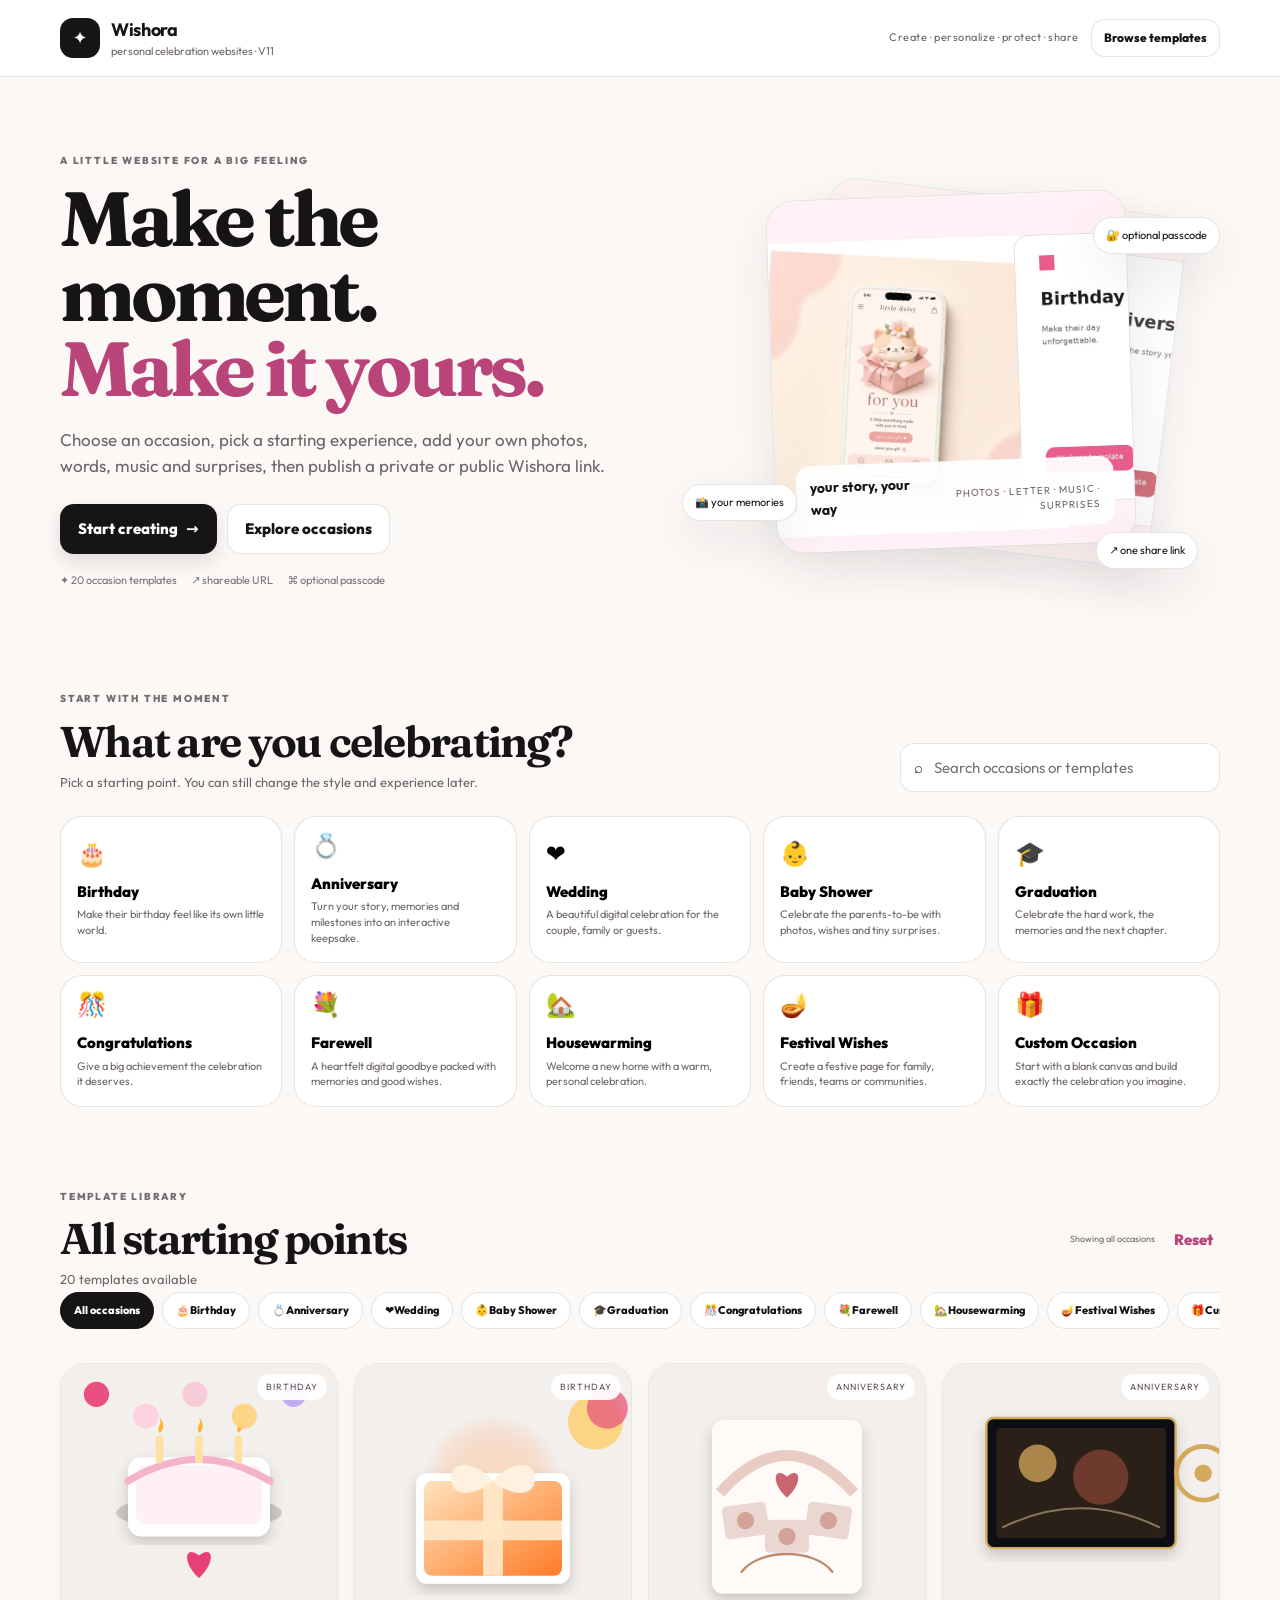
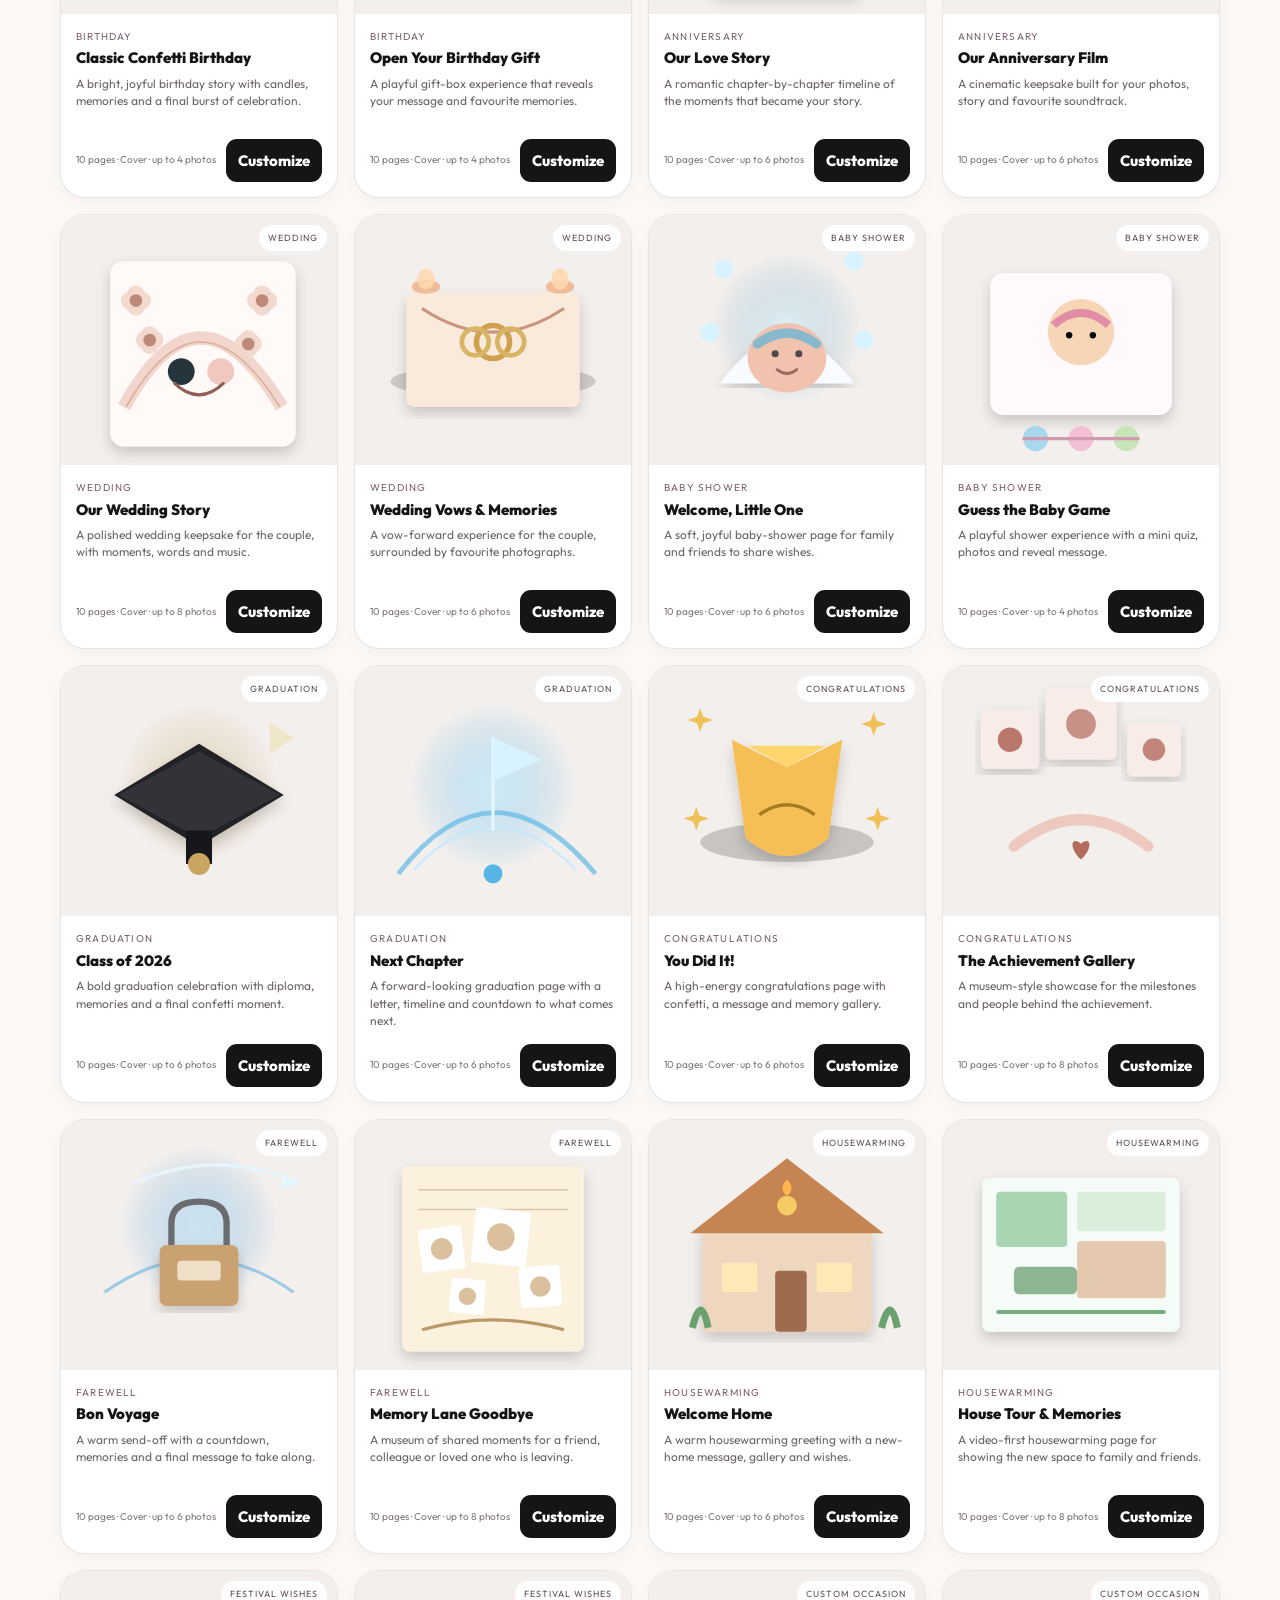
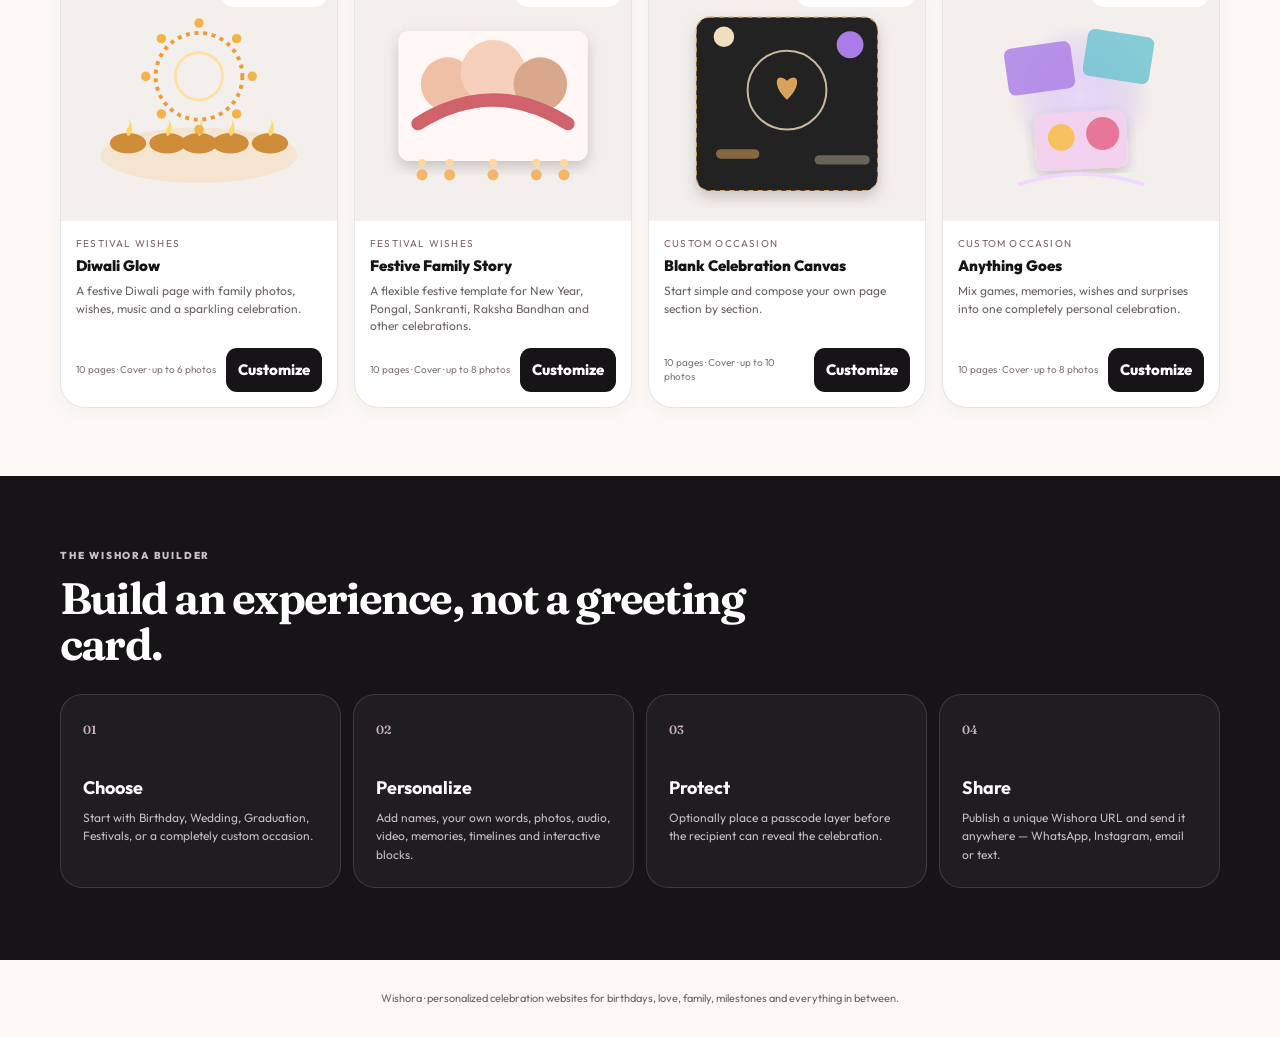
<file: index.html>
<!doctype html>
<html lang="en">
<head>
  <meta charset="utf-8"><meta name="viewport" content="width=device-width,initial-scale=1">
  <title>Wishora — Create a celebration website</title>
  <meta name="description" content="Choose an occasion, personalize a beautiful interactive celebration website, protect it with an optional passcode, and share it with anyone.">
  <link rel="icon" href="images/illustrations/heart.svg" type="image/svg+xml">
  <link rel="stylesheet" href="css/styles.css">
</head>
<body>
<header class="site-header"><div class="header-inner">
  <a class="brand" href="index.html"><span class="brand-mark">✦</span><span><strong>Wishora</strong><small>personal celebration websites · V11</small></span></a>
  <div class="header-actions"><span class="header-note">Create · personalize · protect · share</span><a class="btn btn-ghost btn-small" href="#templates">Browse templates</a></div>
</div></header>
<main>
  <section class="hero wrap">
    <div class="hero-copy">
      <p class="eyebrow">A little website for a big feeling</p>
      <h1>Make the moment.<br><em>Make it yours.</em></h1>
      <p class="hero-text">Choose an occasion, pick a starting experience, add your own photos, words, music and surprises, then publish a private or public Wishora link.</p>
      <div class="hero-actions"><button class="btn btn-primary" id="start-btn">Start creating <span>→</span></button><a class="btn btn-ghost" href="#occasions">Explore occasions</a></div>
      <div class="hero-meta"><span>✦ 20 occasion templates</span><span>↗ shareable URL</span><span>⌘ optional passcode</span></div>
    </div>
    <div class="hero-art">
      <div class="story-stack stack-back"><img src="images/covers/occasions/anniversary.jpg" alt="Anniversary template cover"></div>
      <div class="story-stack stack-main"><img src="images/covers/occasions/birthday.jpg" alt="Birthday template cover"><div class="story-caption"><strong>your story, your way</strong><span>photos · letter · music · surprises</span></div></div>
      <div class="floating-note note-one">🔐 optional passcode</div><div class="floating-note note-two">📸 your memories</div><div class="floating-note note-three">↗ one share link</div>
    </div>
  </section>

  <section id="occasions" class="wrap section">
    <div class="section-heading"><div><p class="eyebrow">Start with the moment</p><h2>What are you celebrating?</h2><p class="muted section-sub">Pick a starting point. You can still change the style and experience later.</p></div><label class="search"><span>⌕</span><input id="search" type="search" placeholder="Search occasions or templates" aria-label="Search templates"></label></div>
    <div class="occasion-grid" id="occasion-grid"></div>
  </section>

  <section id="templates" class="wrap section catalog-section">
    <div class="section-heading compact"><div><p class="eyebrow">Template library</p><h2 id="template-title">All starting points</h2><p id="template-count" class="muted section-sub"></p></div><div class="catalog-controls"><span class="filter-status" id="filter-status" aria-live="polite">Showing all occasions</span><button class="text-button" id="show-all" type="button">Reset</button></div></div><div class="occasion-filter-bar" id="occasion-filter-bar" role="group" aria-label="Filter templates by occasion"></div>
    <div class="template-grid" id="template-grid"></div>
  </section>

  <section class="experience-band"><div class="wrap"><div class="section-heading compact"><div><p class="eyebrow">The Wishora builder</p><h2>Build an experience, not a greeting card.</h2></div></div><div class="experience-grid">
    <article><span>01</span><h3>Choose</h3><p>Start with Birthday, Wedding, Graduation, Festivals, or a completely custom occasion.</p></article>
    <article><span>02</span><h3>Personalize</h3><p>Add names, your own words, photos, audio, video, memories, timelines and interactive blocks.</p></article>
    <article><span>03</span><h3>Protect</h3><p>Optionally place a passcode layer before the recipient can reveal the celebration.</p></article>
    <article><span>04</span><h3>Share</h3><p>Publish a unique Wishora URL and send it anywhere — WhatsApp, Instagram, email or text.</p></article>
  </div></div></section>
</main>
<footer class="site-footer">Wishora · personalized celebration websites for birthdays, love, family, milestones and everything in between.</footer>
<script src="js/catalog.js"></script><script src="js/common.js"></script><script src="js/section-catalog.js"></script><script src="js/home.js"></script>
</body></html>
</file>
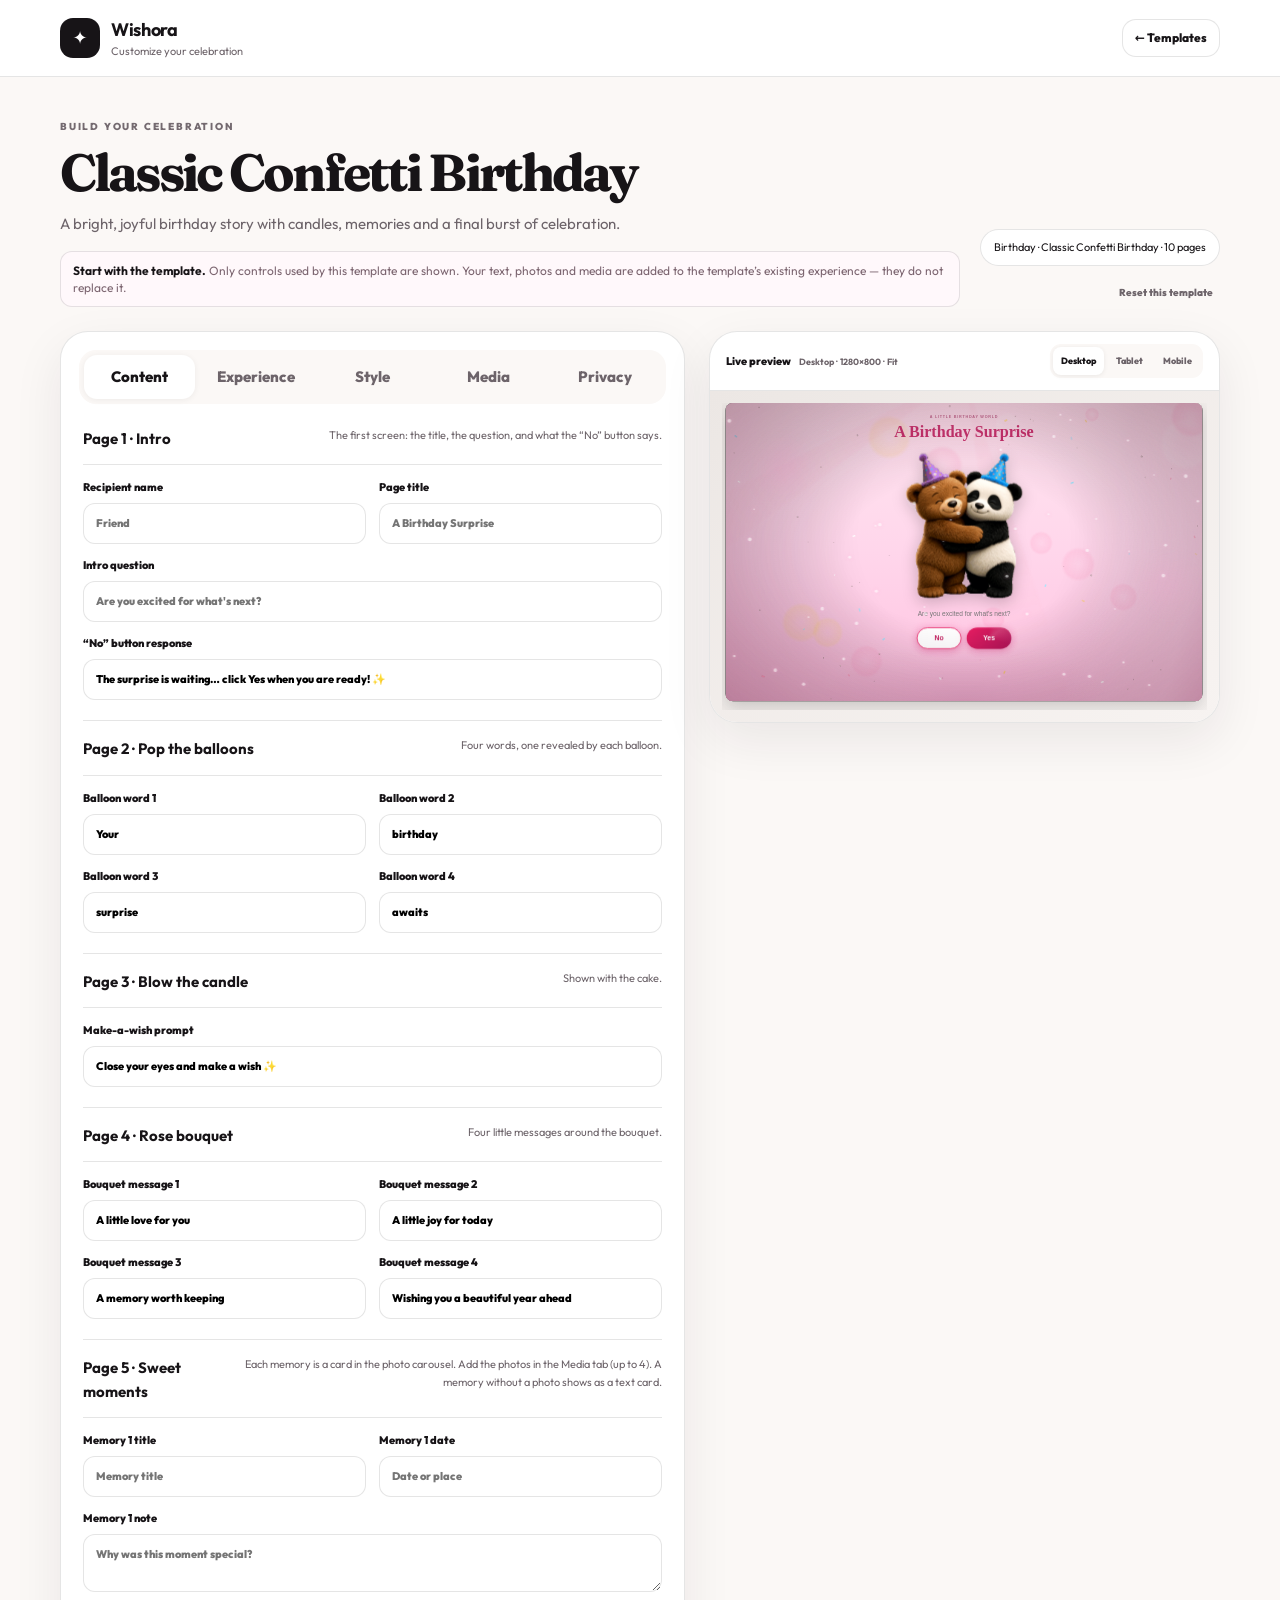
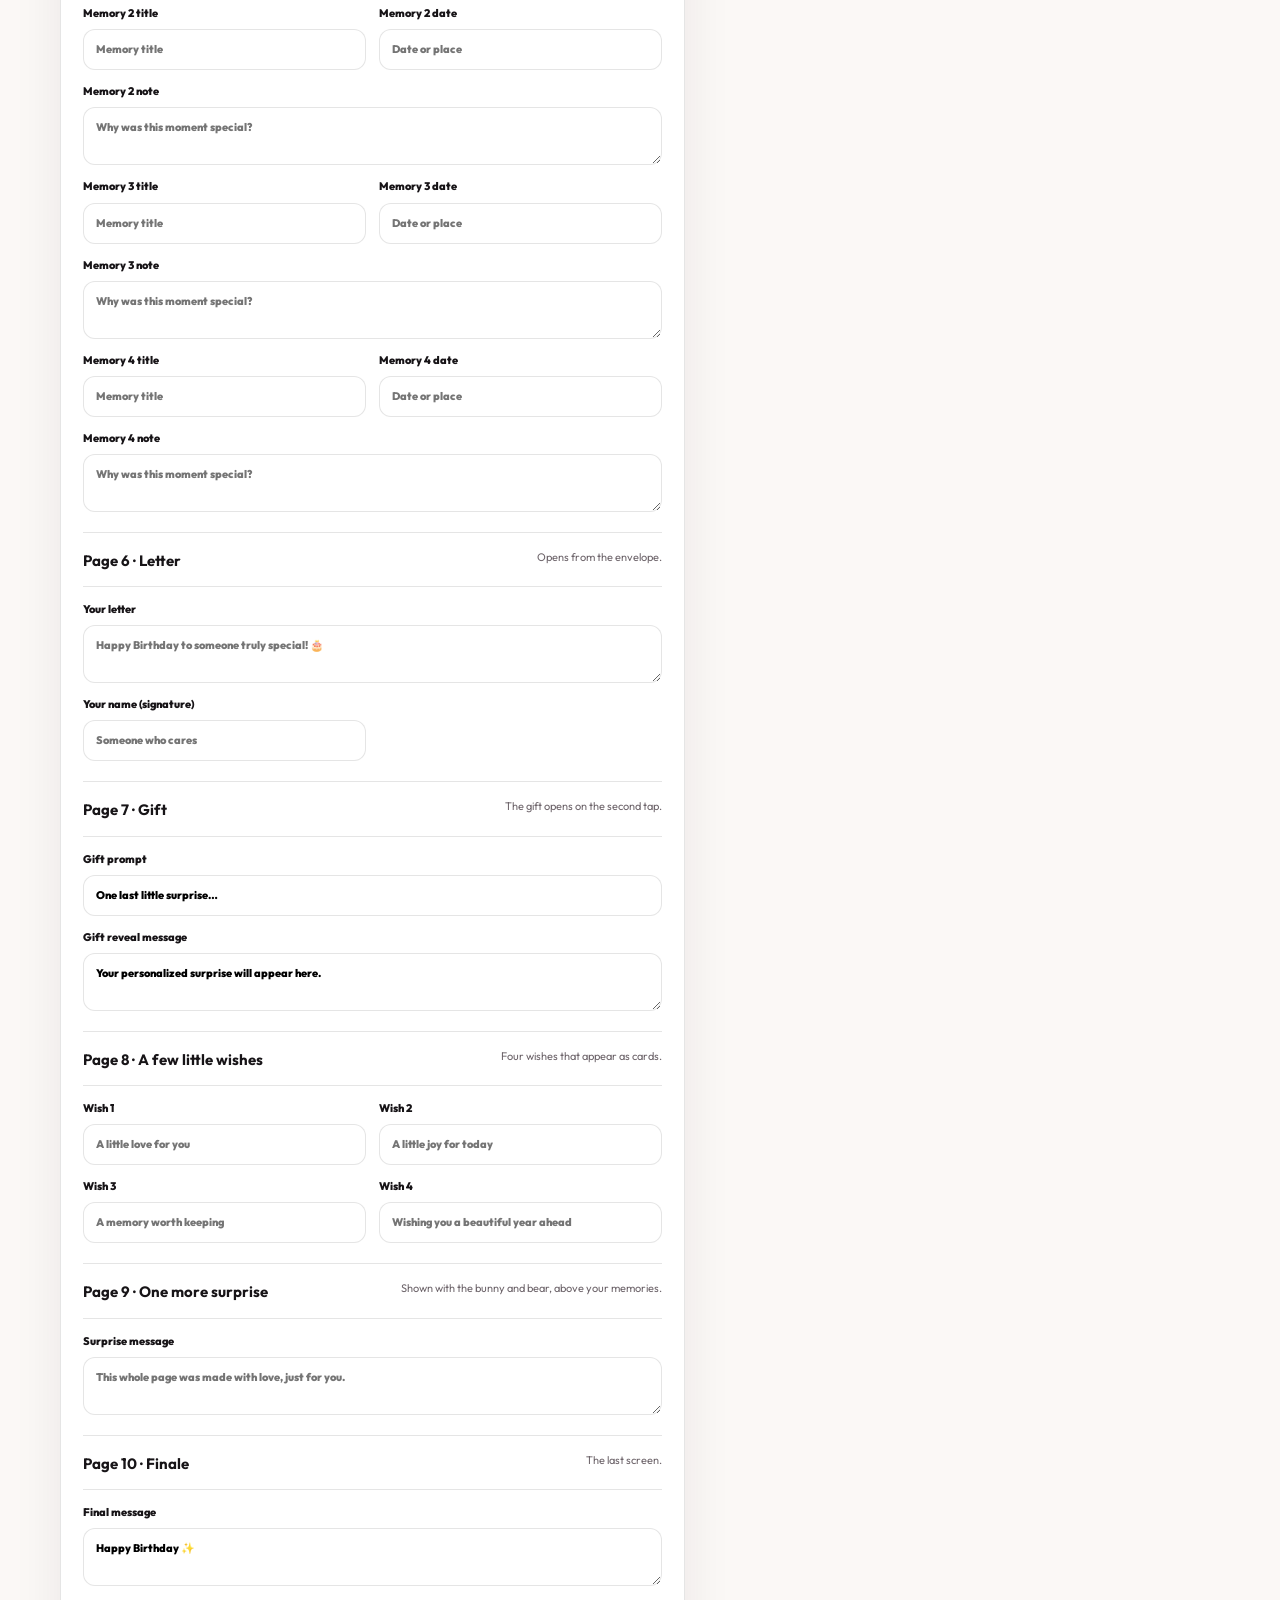
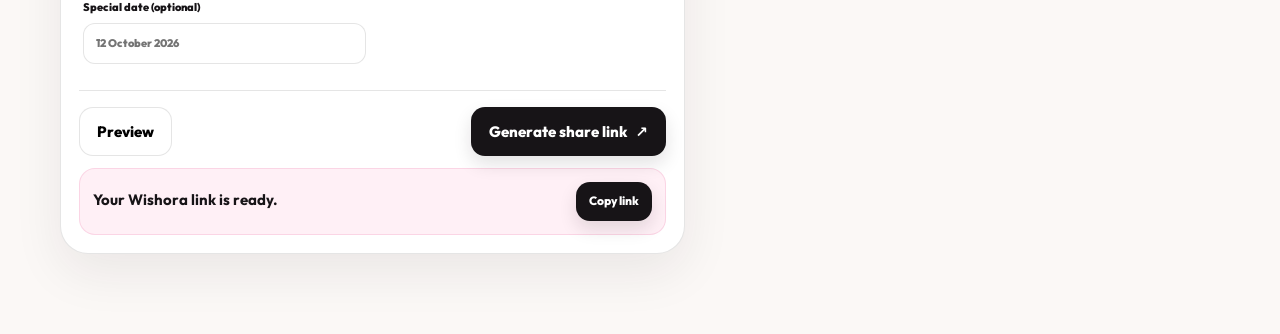
<file: builder.html>
<!doctype html>
<html lang="en">
<head>
  <meta charset="utf-8">
  <meta name="viewport" content="width=device-width,initial-scale=1">
  <title>Wishora — Customize</title>
  <meta name="description" content="Customize your Wishora celebration website.">
  <link rel="icon" href="images/illustrations/heart.svg" type="image/svg+xml">
  <link rel="stylesheet" href="css/styles.css">
</head>
<body>
<header class="site-header simple-header">
  <div class="header-inner">
    <a class="brand" href="index.html"><span class="brand-mark">✦</span><span><strong>Wishora</strong><small>Customize your celebration</small></span></a>
    <a class="btn btn-ghost btn-small" href="index.html#templates">← Templates</a>
  </div>
</header>

<main class="wrap builder-page">
  <div class="builder-header">
    <div>
      <p class="eyebrow">Build your celebration</p>
      <h1 id="builder-name">Customize your page</h1>
      <p id="builder-blurb" class="muted"></p>
      <div class="blueprint-note"><strong>Start with the template.</strong> Only controls used by this template are shown. Your text, photos and media are added to the template’s existing experience — they do not replace it.</div>
    </div>
    <div class="builder-header-meta">
      <span class="template-chip" id="builder-chip"></span>
      <button class="text-button reset-template" id="reset-template" type="button">Reset this template</button>
    </div>
  </div>

  <div class="builder-layout">
    <section class="builder-panel">
      <div class="tab-row" role="tablist" aria-label="Template customization">
        <button class="tab active" data-tab="content" type="button">Content</button>
        <button class="tab" data-tab="experience" type="button">Experience</button>
        <button class="tab" data-tab="style" type="button">Style</button>
        <button class="tab" data-tab="media" type="button">Media</button>
        <button class="tab" data-tab="privacy" type="button">Privacy</button>
      </div>

      <div class="tab-panel active" data-panel="content">
        <div id="content-panel-root"></div>
      </div>

      <div class="tab-panel" data-panel="experience">
        <div id="experience-panel-root"></div>
      </div>

      <div class="tab-panel" data-panel="style">
        <div id="style-panel-root"></div>
      </div>

      <div class="tab-panel" data-panel="media">
        <div id="media-panel-root"></div>
      </div>

      <div class="tab-panel" data-panel="privacy">
        <div id="privacy-panel-root"></div>
      </div>

      <div class="builder-actions">
        <button class="btn btn-ghost" id="preview-btn" type="button">Preview</button>
        <button class="btn btn-primary" id="publish-btn" type="button">Generate share link <span>↗</span></button>
      </div>
      <div class="share-result" id="share-result" hidden>
        <div><strong>Your Wishora link is ready.</strong><p id="share-url"></p></div>
        <button class="btn btn-primary btn-small" id="copy-link" type="button">Copy link</button>
      </div>
    </section>

    <aside class="preview-panel">
      <div class="preview-top">
        <div><span>Live preview</span><small id="preview-size-label">Desktop · 1440×900 · Fit</small></div>
        <div class="preview-device-switch" role="group" aria-label="Preview device">
          <button type="button" data-preview-device="desktop" class="active">Desktop</button>
          <button type="button" data-preview-device="tablet">Tablet</button>
          <button type="button" data-preview-device="mobile">Mobile</button>
        </div>
      </div>
      <div class="preview-stage" data-preview-device-stage="desktop">
        <div class="preview-viewport"><iframe id="preview-frame" title="Wishora responsive template preview"></iframe></div>
      </div>
    </aside>
  </div>
</main>

<script src="js/catalog.js"></script>
<script src="js/common.js"></script>
<script src="js/section-catalog.js"></script>
<script src="js/template-profiles.js"></script>
<script src="js/occasion-skins.js"></script><script src="js/love-journey.js"></script><script src="js/bday-adventure.js"></script><script src="js/occasion-flows.js"></script><script src="js/birthday-defaults.js"></script><script src="js/builder.js"></script>
</body>
</html>
</file>
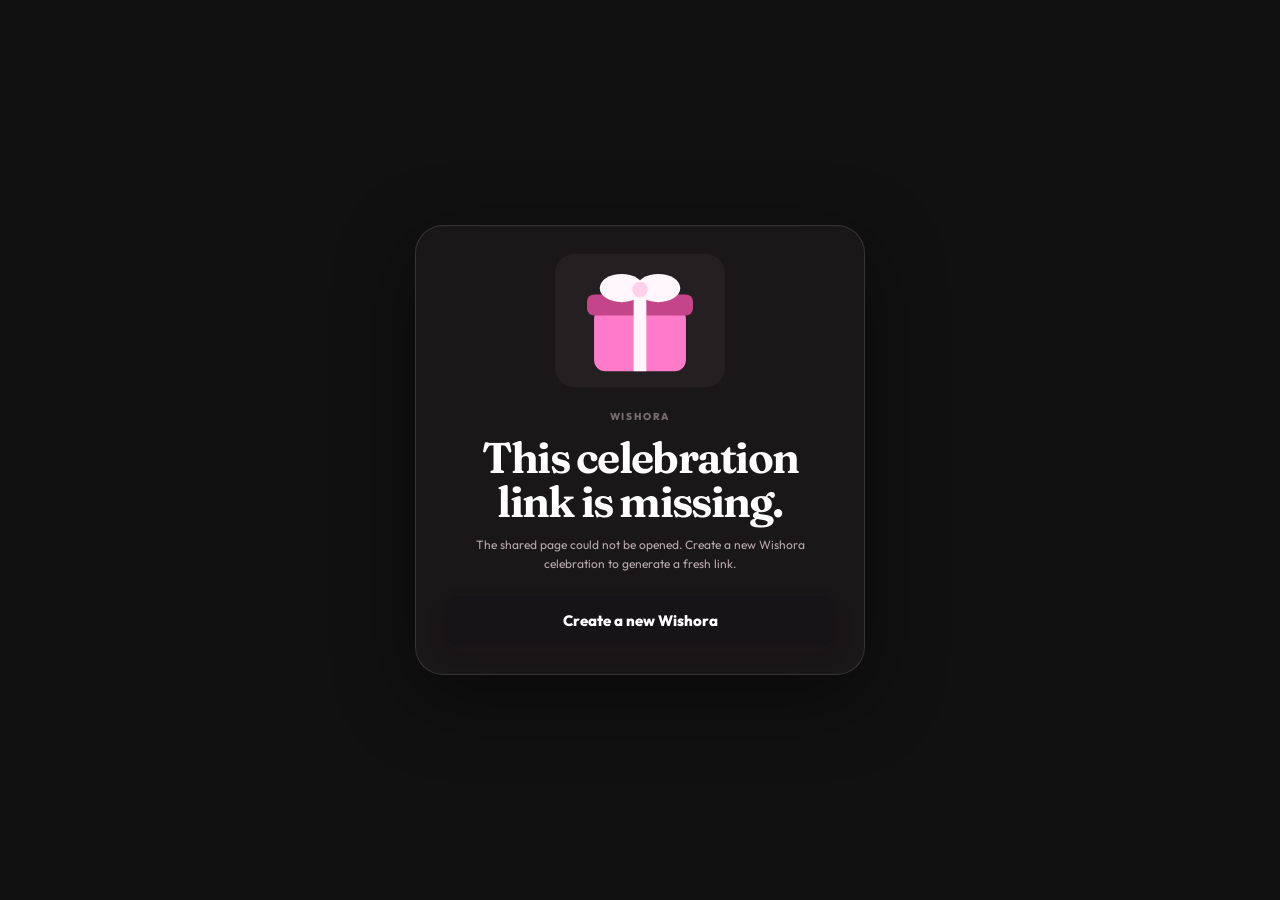
<file: gift.html>
<!doctype html><html lang="en"><head><meta charset="utf-8"><meta name="viewport" content="width=device-width,initial-scale=1"><meta name="description" content="A personalized Wishora celebration."><title>Wishora — A surprise for you</title><link rel="icon" href="images/illustrations/heart.svg" type="image/svg+xml"><link rel="stylesheet" href="css/styles.css"><link rel="stylesheet" href="css/template-experiences.css"><link rel="stylesheet" href="css/template-v13.css"><link rel="stylesheet" href="css/occasion-experience.css"><link rel="stylesheet" href="css/occasion-flow.css"><link rel="stylesheet" href="css/occasion-skins.css"><link rel="stylesheet" href="css/occasion-vibes.css"><link rel="stylesheet" href="css/love-journey.css"><link rel="stylesheet" href="css/bday-adventure.css"><link rel="preconnect" href="https://fonts.googleapis.com"><link rel="preconnect" href="https://fonts.gstatic.com" crossorigin><link rel="stylesheet" href="https://fonts.googleapis.com/css2?family=Baloo+2:wght@500;700;800&family=Bebas+Neue&family=Caveat:wght@600;700&family=Cormorant+Garamond:ital,wght@0,500;0,700;1,500&family=DM+Serif+Display&family=Inter:wght@400;600;700&family=Playfair+Display:ital,wght@0,500;0,700;1,500&family=Poppins:wght@500;700;800&family=Space+Grotesk:wght@500;700&family=Special+Elite&display=swap" media="print" onload="this.media='all'"><noscript><link rel="stylesheet" href="https://fonts.googleapis.com/css2?family=Baloo+2:wght@500;700;800&family=Bebas+Neue&family=Caveat:wght@600;700&family=Cormorant+Garamond:ital,wght@0,500;0,700;1,500&family=DM+Serif+Display&family=Inter:wght@400;600;700&family=Playfair+Display:ital,wght@0,500;0,700;1,500&family=Poppins:wght@500;700;800&family=Space+Grotesk:wght@500;700&family=Special+Elite&display=swap"></noscript></head><body class="gift-view"><main id="gift-app"></main><script src="js/catalog.js"></script><script src="js/common.js"></script><script src="js/section-catalog.js"></script><script src="js/birthday-defaults.js"></script><script src="js/birthday-experience.js"></script><script src="js/template-profiles.js"></script><script src="js/occasion-skins.js"></script><script src="js/occasion-vibes.js"></script><script src="js/bgm.js"></script><script src="js/lj-vfx.js"></script><script src="js/love-journey.js"></script><script src="js/bday-adventure.js"></script><script src="js/occasion-flows.js"></script><script src="js/gift.js"></script><script src="js/occasion-experience.js"></script></body></html>
</file>
<file: css/styles.css>
@font-face{font-family:Outfit;src:url('../images/fonts/outfit.woff2') format('woff2');font-weight:100 900;font-display:swap}
@font-face{font-family:Fraunces;src:url('../images/fonts/fraunces.woff2') format('woff2');font-weight:100 900;font-display:swap}
:root{--bg:#fbf8f6;--paper:#fff;--ink:#171417;--muted:#6d646a;--line:rgba(23,20,23,.11);--accent:#e55a98;--deep:#b84479;--soft:#fff0f6;--shadow:0 18px 50px rgba(43,30,39,.08);--radius:24px}
*{box-sizing:border-box}html{scroll-behavior:smooth}body{margin:0;background:var(--bg);color:var(--ink);font:15px/1.55 Outfit,system-ui,sans-serif}body:has(.gift-page){background:#111}button,input,textarea,select{font:inherit}button{cursor:pointer}button:disabled{cursor:not-allowed;opacity:.5}a{text-decoration:none;color:inherit}img,video{max-width:100%;display:block}.wrap{width:min(1160px,calc(100% - 40px));margin:0 auto}.muted{color:var(--muted)}.eyebrow{text-transform:uppercase;letter-spacing:.18em;font-size:10px;font-weight:850;color:#746a70;margin:0 0 12px}.section-sub{margin:8px 0 0;font-size:13px}
.site-header{background:rgba(255,255,255,.95);backdrop-filter:blur(10px);border-bottom:1px solid var(--line);position:sticky;top:0;z-index:20}.header-inner{width:min(1160px,calc(100% - 40px));height:76px;margin:auto;display:flex;align-items:center;justify-content:space-between;gap:18px}.brand{display:flex;align-items:center;gap:11px}.brand-mark{display:grid;place-items:center;width:40px;height:40px;border-radius:13px;background:#171417;color:#fff;font-size:18px}.brand strong{display:block;font-size:18px;letter-spacing:-.02em}.brand small{display:block;color:var(--muted);font-size:11px}.header-actions{display:flex;align-items:center;gap:12px}.header-note{color:var(--muted);font-size:11px;letter-spacing:.05em}.btn{border:1px solid transparent;border-radius:14px;padding:12px 17px;display:inline-flex;align-items:center;justify-content:center;gap:8px;font-weight:800;transition:transform .18s ease,box-shadow .18s ease,background .18s ease}.btn:hover{transform:translateY(-1px)}.btn-primary{background:var(--ink);color:#fff;box-shadow:0 8px 18px rgba(23,20,23,.12)}.btn-ghost{background:#fff;border-color:var(--line)}.btn-small{padding:9px 12px;font-size:12px}
.hero{display:grid;grid-template-columns:1.03fr .97fr;gap:50px;padding:74px 0 64px;align-items:center}.hero h1,.builder-header h1,.gift-page h1{font:700 clamp(48px,6vw,82px)/.98 Fraunces,Georgia,serif;letter-spacing:-.055em;margin:0}.hero h1 em{font-style:normal;color:var(--deep)}.hero-text{max-width:690px;font-size:17px;color:var(--muted);margin:20px 0 25px}.hero-actions{display:flex;gap:10px;flex-wrap:wrap}.hero-meta{display:flex;flex-wrap:wrap;gap:14px;margin-top:18px;font-size:11px;color:#7c7077}.hero-art{min-height:440px;position:relative;display:grid;place-items:center}.story-stack{position:absolute;width:min(360px,72vw);aspect-ratio:1/.98;border-radius:28px;overflow:hidden;background:#fff;box-shadow:var(--shadow);border:1px solid var(--line)}.story-stack img{width:100%;height:100%;object-fit:cover}.stack-back{transform:rotate(7deg) translate(38px,-4px);opacity:.83}.stack-main{transform:rotate(-2deg);display:block}.story-caption{position:absolute;left:20px;right:20px;bottom:18px;background:rgba(255,255,255,.94);padding:12px 14px;border-radius:15px;display:flex;justify-content:space-between;gap:12px;align-items:end}.story-caption strong{font-size:14px}.story-caption span{font-size:10px;color:var(--muted);text-transform:uppercase;letter-spacing:.1em;text-align:right}.floating-note{position:absolute;background:#fff;border:1px solid var(--line);box-shadow:var(--shadow);padding:9px 12px;border-radius:999px;font-size:11px}.note-one{right:0;top:15%}.note-two{left:0;bottom:16%}.note-three{right:4%;bottom:5%}
.section{padding:36px 0 68px}.section-heading{display:flex;justify-content:space-between;align-items:end;gap:20px}.section-heading.compact{align-items:center}.section-heading h2{font:650 43px/1.05 Fraunces,Georgia,serif;letter-spacing:-.04em;margin:0}.search{width:320px;display:flex;gap:9px;align-items:center;background:#fff;border:1px solid var(--line);border-radius:14px;padding:11px 13px}.search input{border:0;outline:0;background:transparent;width:100%}.occasion-grid{display:grid;grid-template-columns:repeat(5,1fr);gap:12px;margin-top:24px}.occasion{padding:16px;border:1px solid var(--line);background:#fff;border-radius:22px;text-align:left;min-height:130px;transition:transform .18s ease,background .18s ease,color .18s ease,box-shadow .18s ease}.occasion:hover{transform:translateY(-2px);box-shadow:0 10px 25px rgba(23,20,23,.06)}.occasion.active{background:var(--ink);color:#fff}.occasion .emoji{font-size:24px;line-height:1}.occasion .label{display:block;margin-top:12px;font-weight:850}.occasion .desc{display:block;margin-top:4px;color:var(--muted);font-size:11px;line-height:1.42}.occasion.active .desc{color:#fff9}.more-occasions{margin-top:18px;padding:18px 0 2px;border-top:1px solid var(--line)}.more-title{display:flex;justify-content:space-between;gap:10px;align-items:end;margin-bottom:12px}.more-title span{font-weight:850}.more-title small{color:var(--muted);font-size:11px}.occasion-pills{display:flex;flex-wrap:wrap;gap:8px}.occasion-pill{border:1px solid var(--line);background:#fff;border-radius:999px;padding:9px 12px;font-size:11px}.occasion-pill.active{background:var(--ink);color:#fff;border-color:var(--ink)}
.catalog-section{padding-top:14px}.catalog-controls{display:flex;gap:10px;align-items:center}.catalog-select-label{font-size:12px;font-weight:800;color:var(--muted)}.catalog-controls select{background:#fff;border:1px solid var(--line);border-radius:12px;padding:10px 14px;color:var(--ink);font:inherit}.catalog-controls select:focus{outline:2px solid rgba(194,24,91,.18);outline-offset:2px}.text-button{border:0;background:transparent;color:var(--deep);font-weight:850;padding:7px}.template-grid{display:grid;grid-template-columns:repeat(4,1fr);gap:16px;margin-top:22px}.template{overflow:hidden;border-radius:25px;border:1px solid var(--line);background:#fff;box-shadow:0 5px 15px rgba(23,20,23,.035);display:flex;flex-direction:column}.template-cover{position:relative;aspect-ratio:1/.78;background:#f3efed;overflow:hidden}.template-cover img{width:100%;height:100%;object-fit:cover;transition:transform .35s ease}.template:hover .template-cover img{transform:scale(1.03)}.template-engine{position:absolute;right:10px;top:10px;padding:6px 9px;border-radius:999px;background:rgba(255,255,255,.94);font-size:9px;text-transform:uppercase;letter-spacing:.11em;color:#5f4c58}.template-info{padding:15px;display:flex;flex-direction:column;flex:1}.chip{font-size:10px;text-transform:uppercase;letter-spacing:.12em;color:#7c606e}.template-name{font-weight:850;line-height:1.24;margin-top:5px}.template-blurb{color:var(--muted);font-size:12px;line-height:1.45;margin-top:7px;min-height:50px}.template-bottom{display:flex;gap:10px;align-items:center;justify-content:space-between;margin-top:auto;padding-top:14px}.template-tags{color:#81767c;font-size:10px;line-height:1.4}.template-bottom button{border:0;border-radius:11px;background:var(--ink);color:#fff;padding:10px 12px;font-weight:800;white-space:nowrap}.load-row{display:flex;justify-content:center;padding-top:26px}.empty-state{grid-column:1/-1;padding:50px 20px;display:grid;place-items:center;text-align:center;gap:8px;background:#fff;border:1px dashed var(--line);border-radius:24px}.empty-state span{color:var(--muted)}
.experience-band{background:#171417;color:#fff;padding:72px 0}.experience-band .eyebrow{color:#c9c0c6}.experience-band h2{font:650 44px/1.05 Fraunces,Georgia,serif;letter-spacing:-.04em;margin:0;max-width:760px}.experience-grid{display:grid;grid-template-columns:repeat(4,1fr);gap:12px;margin-top:26px}.experience-grid article{padding:22px;border:1px solid rgba(255,255,255,.13);border-radius:22px;background:rgba(255,255,255,.04)}.experience-grid span{font:600 12px/1 Fraunces,serif;color:#c8b3bd}.experience-grid h3{margin:34px 0 7px;font-size:18px}.experience-grid p{margin:0;color:#c4bcc2;font-size:12px;line-height:1.55}.site-footer{padding:30px 20px;text-align:center;color:var(--muted);font-size:11px}
.builder-page{padding:42px 0 80px}.builder-header{display:flex;justify-content:space-between;align-items:end;gap:20px;margin-bottom:24px}.builder-header h1{font-size:52px;max-width:850px}.template-chip{background:#fff;border:1px solid var(--line);border-radius:999px;padding:9px 13px;font-size:11px;white-space:nowrap}.builder-layout{display:grid;grid-template-columns:minmax(0,1.1fr) minmax(360px,.9fr);gap:24px;align-items:start}.builder-panel,.preview-panel{background:#fff;border:1px solid var(--line);border-radius:28px;box-shadow:var(--shadow)}.builder-panel{padding:18px}.tab-row{display:grid;grid-template-columns:repeat(5,1fr);gap:5px;background:var(--bg);padding:5px;border-radius:17px}.tab{border:0;background:transparent;border-radius:13px;padding:10px 6px;color:var(--muted);font-weight:800}.tab.active{background:#fff;color:var(--ink);box-shadow:0 1px 6px rgba(0,0,0,.06)}.tab-panel{display:none;padding:23px 4px 10px}.tab-panel.active{display:block}.form-grid{display:grid;grid-template-columns:1fr 1fr;gap:13px}.form-grid label,.privacy-card>label,.guestbook-label{font-size:11px;font-weight:850;display:flex;flex-direction:column;gap:7px}.form-grid label.full{grid-column:1/-1}.form-grid input,.form-grid textarea,.privacy-card input,.guestbook-label textarea{border:1px solid var(--line);border-radius:12px;padding:11px 12px;outline:0;background:#fff}.form-grid input:focus,.form-grid textarea:focus,.privacy-card input:focus,.guestbook-label textarea:focus{border-color:rgba(229,90,152,.6);box-shadow:0 0 0 3px rgba(229,90,152,.09)}textarea{resize:vertical}.char-count{color:var(--muted);font-size:10px;font-weight:500}.builder-intro{display:flex;justify-content:space-between;gap:15px;padding-bottom:14px;border-bottom:1px solid var(--line);margin-bottom:14px}.builder-intro span{color:var(--muted);font-size:11px;text-align:right}.section-builder{display:grid;grid-template-columns:1.05fr .95fr;gap:16px}.section-builder h3{margin:0 0 10px;font-size:12px;text-transform:uppercase;letter-spacing:.12em}.section-list,.section-palette{display:grid;gap:8px}.section-row{display:grid;grid-template-columns:auto 1fr auto;align-items:center;gap:10px;border:1px solid var(--line);border-radius:14px;padding:10px;background:var(--bg)}.drag-handle{color:#a2989e;letter-spacing:-4px}.section-row-copy{min-width:0}.section-row-copy strong{display:block;font-size:12px}.section-row-copy small{display:block;color:var(--muted);font-size:10px;margin-top:2px}.section-row-actions{display:flex;gap:4px}.section-row-actions button{width:32px;height:32px;border-radius:9px;border:1px solid var(--line);background:#fff}.section-add{display:grid;grid-template-columns:auto 1fr auto;align-items:center;gap:10px;width:100%;text-align:left;border:1px solid var(--line);background:#fff;border-radius:14px;padding:10px}.section-add>span{width:30px;height:30px;border-radius:9px;display:grid;place-items:center;background:var(--soft);color:var(--deep);font-weight:850}.section-add strong{display:block;font-size:11px}.section-add small{display:block;color:var(--muted);font-size:9px;margin-top:2px}.section-add b{font-size:17px;color:var(--deep)}.style-grid{display:grid;grid-template-columns:repeat(4,1fr);gap:10px}.theme-option{border:1px solid var(--line);border-radius:17px;background:#fff;padding:12px;text-align:left}.theme-option.active{border-color:var(--ink);box-shadow:0 0 0 2px var(--ink)}.swatches{display:flex;gap:5px;margin-bottom:9px}.swatch{width:30px;height:30px;border-radius:9px;display:block}.theme-option strong{font-size:11px}.media-grid{display:grid;grid-template-columns:repeat(3,1fr);gap:11px}.upload-box{border:1px dashed var(--line);background:var(--bg);border-radius:19px;padding:18px}.upload-icon{width:38px;height:38px;display:grid;place-items:center;border-radius:12px;background:#fff;border:1px solid var(--line);font-weight:900}.upload-box h3{margin:13px 0 6px;font-size:15px}.upload-box p{margin:0 0 12px;color:var(--muted);font-size:11px;line-height:1.5}.file-button{position:relative;overflow:hidden}.photo-note,.media-note{margin-top:10px;color:var(--muted);font-size:10px;min-height:15px}.photo-grid{display:grid;grid-template-columns:repeat(3,1fr);gap:9px;margin-top:12px}.photo-item{position:relative;border-radius:15px;overflow:hidden;background:#eee}.photo-item img{width:100%;aspect-ratio:1;object-fit:cover}.photo-item button{position:absolute;top:6px;right:6px;border:0;width:28px;height:28px;border-radius:9px;background:rgba(17,14,17,.82);color:#fff}.media-warning{margin-top:12px;padding:11px 12px;border-radius:12px;background:#fff6e9;border:1px solid #f0dcc2;color:#7f603d;font-size:10px;line-height:1.45}.privacy-card{padding:18px;border-radius:18px;background:var(--bg)}.switch-row{display:flex;justify-content:space-between;align-items:center;gap:15px}.switch-row strong{font-size:13px}.switch-row p{margin:4px 0 0;color:var(--muted);font-size:10px}.switch{position:relative;display:block;width:48px;height:28px}.switch input{opacity:0;width:0;height:0}.switch span{position:absolute;inset:0;border-radius:999px;background:#d8d1d5}.switch span:before{content:"";position:absolute;width:22px;height:22px;left:3px;top:3px;background:#fff;border-radius:50%;transition:.18s;box-shadow:0 2px 5px rgba(0,0,0,.12)}.switch input:checked+span{background:var(--deep)}.switch input:checked+span:before{transform:translateX(20px)}.privacy-card>label{margin-top:16px}.privacy-tip{margin-top:16px;padding:11px 12px;border-radius:12px;background:#fff;border:1px solid var(--line);color:var(--muted);font-size:10px;line-height:1.5}.hidden{display:none!important}.builder-actions{display:flex;justify-content:space-between;gap:9px;border-top:1px solid var(--line);padding-top:16px;margin-top:16px}.share-result{margin-top:12px;padding:13px;border-radius:16px;background:var(--soft);border:1px solid rgba(229,90,152,.18);display:flex;align-items:center;justify-content:space-between;gap:12px}.share-result p{margin:4px 0 0;word-break:break-all;font-size:10px;color:var(--muted)}.preview-panel{position:sticky;top:96px;overflow:hidden}.preview-top{display:flex;justify-content:space-between;align-items:center;gap:12px;padding:12px 16px;border-bottom:1px solid var(--line);font-size:11px;font-weight:850}.preview-top>div:first-child{display:flex;align-items:baseline;gap:8px}.preview-top small{font-size:9px;color:var(--muted);font-weight:700}.preview-device-switch{display:flex;gap:4px;padding:3px;background:var(--bg);border-radius:11px}.preview-device-switch button{border:0;background:transparent;border-radius:8px;padding:7px 8px;font-size:9px;font-weight:850;color:var(--muted);cursor:pointer}.preview-device-switch button.active{background:#fff;color:var(--ink);box-shadow:0 1px 5px rgba(0,0,0,.07)}.preview-stage{position:relative;padding:18px;background:linear-gradient(145deg,#ece7e4,#f7f3f1);min-height:650px;display:flex;justify-content:center;align-items:flex-start;overflow:hidden}.preview-viewport{position:relative;width:100%;height:620px;display:flex;justify-content:center;align-items:flex-start;overflow:hidden}.preview-viewport iframe{display:block;width:1440px;height:900px;border:0;background:#111;border-radius:20px;box-shadow:0 18px 45px rgba(23,20,23,.18);transform:scale(var(--preview-scale,1));transform-origin:top center;flex:0 0 auto}.preview-stage[data-preview-device-stage="mobile"] .preview-viewport iframe{border-radius:28px}.preview-stage[data-preview-device-stage="tablet"] .preview-viewport iframe{border-radius:20px}.filter-status{font-size:9px;color:var(--muted);padding:8px 2px;white-space:nowrap}
/* Gift runtime */
.gift-page{min-height:100vh;background:#111;color:#f9f7f4;padding-bottom:28px;--g-bg:#1a1718;--g-surface:#241f20;--g-text:#f8f4f1;--g-muted:#c1b4b7;--g-accent:#e55a98;--g-deep:#ffb4d6}.theme-lemon{--g-bg:#1f1b11;--g-surface:#2a2414;--g-text:#fcf8ed;--g-muted:#d7c79d;--g-accent:#c99513;--g-deep:#ffe2a4}.theme-cherry{--g-bg:#241315;--g-surface:#32191c;--g-text:#fff7f7;--g-muted:#dcbcc0;--g-accent:#bc384b;--g-deep:#ffb9c0}.theme-sky{--g-bg:#101c24;--g-surface:#162934;--g-text:#f3f9fe;--g-muted:#b7c9d4;--g-accent:#3f7fb5;--g-deep:#b8d9ee}.theme-mint{--g-bg:#102019;--g-surface:#152a21;--g-text:#f2fbf7;--g-muted:#b4cfc2;--g-accent:#3f9478;--g-deep:#bde7d7}.theme-cocoa{--g-bg:#1d1713;--g-surface:#2a201a;--g-text:#f8f0ea;--g-muted:#cdbdaf;--g-accent:#9b6c49;--g-deep:#edd4c2}.theme-ink{--g-bg:#111116;--g-surface:#1a1a21;--g-text:#faf9f4;--g-muted:#bfc0c7;--g-accent:#b18a38;--g-deep:#e9d19a}.theme-pixel{--g-bg:#071320;--g-surface:#0e2436;--g-text:#ebfbff;--g-muted:#9fd3e5;--g-accent:#2d8fb1;--g-deep:#9de4f8}.theme-news{--g-bg:#1d1917;--g-surface:#2c2520;--g-text:#f7f0e3;--g-muted:#cfc2ab;--g-accent:#7a2635;--g-deep:#f0d5a6}.theme-lilac{--g-bg:#19151e;--g-surface:#241c2e;--g-text:#fbf7ff;--g-muted:#c9bfd3;--g-accent:#8769b5;--g-deep:#dccbfa}.gift-chrome{width:min(960px,calc(100% - 28px));margin:0 auto;height:64px;display:flex;align-items:center;justify-content:space-between;gap:10px;font-size:11px;color:var(--g-muted)}.gift-brand{color:var(--g-text);font-weight:850}.gift-share{border:1px solid color-mix(in srgb,var(--g-text) 14%,transparent);background:transparent;color:var(--g-text);border-radius:999px;padding:7px 10px;font-size:10px}.gift-stage{width:min(820px,calc(100% - 28px));margin:0 auto;min-height:580px;display:flex;align-items:center;justify-content:center}.scene{width:100%;min-height:520px;padding:34px 22px 36px;background:var(--g-bg);border:1px solid color-mix(in srgb,var(--g-text) 9%,transparent);border-radius:30px;box-shadow:0 18px 80px rgba(0,0,0,.2);display:flex;flex-direction:column;justify-content:center}.scene h2{font:650 clamp(35px,7vw,62px)/1 Fraunces,Georgia,serif;letter-spacing:-.045em;margin:0;max-width:780px}.scene-sub{color:var(--g-muted);font-size:13px;margin:10px 0 0}.scene-caption{color:var(--g-muted);font-size:11px;margin:14px 0 0}.cover-visual{width:min(360px,88%);aspect-ratio:1/.73;border-radius:22px;overflow:hidden;margin:0 auto 25px;border:1px solid color-mix(in srgb,var(--g-text) 11%,transparent)}.scene-cover{width:100%;height:100%;object-fit:cover}.scene-actions{margin-top:25px}.primary-action{border:0;background:var(--g-accent);color:#fff;border-radius:14px;padding:12px 15px;font-weight:850;box-shadow:0 10px 24px color-mix(in srgb,var(--g-accent) 28%,transparent)}.dedication-card{margin-top:22px;padding:30px 24px;border-radius:24px;background:linear-gradient(145deg,var(--g-surface),color-mix(in srgb,var(--g-bg) 72%,white));border:1px solid color-mix(in srgb,var(--g-text) 9%,transparent);box-shadow:0 18px 42px rgba(0,0,0,.10);text-align:center}.dedication-mark{width:62px;height:62px;border-radius:50%;display:grid;place-items:center;margin:0 auto 16px;background:color-mix(in srgb,var(--g-accent) 16%,transparent);color:var(--g-accent);font-size:28px}.dedication-kicker{margin:0;color:var(--g-muted);font-size:10px;text-transform:uppercase;letter-spacing:.16em}.dedication-card h2{margin:8px 0 12px;font:650 34px/1.05 Fraunces,Georgia,serif}.dedication-card>p:not(.dedication-kicker){max-width:560px;margin:0 auto;color:var(--g-muted);font-size:13px;line-height:1.8}.dedication-sign{margin-top:18px;font:500 16px/1.3 Fraunces,Georgia,serif;color:var(--g-text)}.letter-paper{margin-top:22px;background:#fff9f2;color:#2c2324;padding:26px;border-radius:18px;box-shadow:0 14px 38px rgba(0,0,0,.16);font:16px/1.8 Fraunces,Georgia,serif}.letter-paper .letter-top{font-size:18px}.letter-paper p{white-space:pre-wrap;margin:18px 0}.letter-sign{text-align:right;font-size:14px}.photo-grid-large{display:grid;grid-template-columns:repeat(3,1fr);gap:10px;margin-top:24px}.memory-photo{width:100%;aspect-ratio:1;object-fit:cover;border-radius:18px;border:1px solid color-mix(in srgb,var(--g-text) 10%,transparent)}.timeline{margin-top:22px;display:grid;gap:10px}.timeline-item{display:grid;grid-template-columns:110px 1fr;gap:15px;padding:15px 0;border-bottom:1px solid color-mix(in srgb,var(--g-text) 9%,transparent)}.timeline-item>span{font-size:10px;text-transform:uppercase;letter-spacing:.13em;color:var(--g-muted)}.timeline-item h3{margin:0 0 3px;font-size:17px}.timeline-item p{margin:0;color:var(--g-muted);font-size:12px}.media-card{margin-top:24px;padding:22px;border:1px solid color-mix(in srgb,var(--g-text) 9%,transparent);background:var(--g-surface);border-radius:22px}.media-disc{width:100px;height:100px;border-radius:50%;display:grid;place-items:center;margin:0 auto 18px;border:1px solid color-mix(in srgb,var(--g-text) 11%,transparent);font-size:38px;background:var(--g-bg);color:var(--g-deep)}.media-card audio{width:100%}.scene-video{width:100%;max-height:460px;object-fit:cover;border-radius:22px;margin-top:22px;background:#000}.cake-wrap,.giftbox-wrap{text-align:center;margin-top:22px}.cake-art{position:relative;width:260px;height:210px;margin:0 auto 18px}.cake-body{position:absolute;left:35px;right:35px;bottom:15px;height:95px;border-radius:20px;background:var(--g-accent)}.cake-top{position:absolute;left:48px;right:48px;bottom:86px;height:40px;border-radius:50%;background:color-mix(in srgb,var(--g-deep) 72%,white)}.candle{position:absolute;bottom:125px;color:#ffd47e;font-size:30px;z-index:2;text-shadow:0 0 10px #ffd47e}.c1{left:88px}.c2{left:118px}.c3{left:148px}.reveal{margin:18px auto 0;max-width:620px;padding:15px 16px;border-radius:15px;background:var(--g-surface);color:var(--g-text);border:1px solid color-mix(in srgb,var(--g-text) 9%,transparent)}.giftbox-art{position:relative;width:260px;height:210px;margin:0 auto 18px;transition:transform .35s ease}.gift-body{position:absolute;left:58px;right:58px;bottom:15px;height:118px;border-radius:10px;background:var(--g-accent)}.gift-lid{position:absolute;left:44px;right:44px;bottom:116px;height:46px;border-radius:10px;background:var(--g-deep)}.giftbox-art:after{content:"";position:absolute;left:50%;top:48px;bottom:16px;width:18px;transform:translateX(-50%);background:rgba(255,255,255,.35);border-radius:9px}.giftbox-art.opened{transform:translateY(-10px) rotate(-3deg) scale(1.04)}.yesno-large,.proposal-buttons{display:flex;justify-content:center;gap:10px;margin-top:24px}.yes-btn,.no-btn{border:0;border-radius:999px;padding:13px 21px;font-weight:850}.yes-btn{background:var(--g-accent);color:#fff}.no-btn{background:var(--g-surface);color:var(--g-text);border:1px solid color-mix(in srgb,var(--g-text) 10%,transparent)}.promise-list{margin-top:22px;display:grid;gap:9px}.promise-list>div{display:grid;grid-template-columns:42px 1fr;gap:12px;align-items:start;padding:13px;border-radius:15px;background:var(--g-surface)}.promise-list span{font-size:10px;color:var(--g-muted);padding-top:4px}.promise-list p{margin:0;color:var(--g-text)}.certificate{background:#fbf3e5;color:#2b2521;border:10px double #b99869;border-radius:20px;padding:38px 24px;text-align:center}.certificate small{font-size:10px;letter-spacing:.18em}.certificate h2{font:650 40px/1.04 Fraunces,Georgia,serif;margin:15px 0}.certificate h2 em{color:#8a5a42}.certificate>strong{font:650 28px/1 Fraunces,Georgia,serif}.certificate p{font-size:12px}.seal{display:grid;place-items:center;width:58px;height:58px;border-radius:50%;margin:20px auto;background:#b99869;color:#fff;font-size:25px}.certificate footer{font-size:10px;color:#6f6257}.countdown{display:grid;grid-template-columns:repeat(4,1fr);gap:9px;margin-top:25px}.countdown>div{padding:15px 8px;text-align:center;border-radius:16px;background:var(--g-surface)}.countdown strong{display:block;font:650 31px/1 Fraunces,Georgia,serif}.countdown span{display:block;color:var(--g-muted);font-size:9px;text-transform:uppercase;letter-spacing:.13em;margin-top:4px}.celebration-visual{position:relative;height:220px;margin-bottom:8px}.center-heart{position:absolute;left:50%;top:50%;transform:translate(-50%,-50%);font-size:78px;color:var(--g-accent)}.burst{position:absolute;font-size:45px;color:var(--g-deep)}.b1{left:17%;top:23%}.b2{right:18%;top:17%}.b3{right:25%;bottom:19%}.quiz-options{display:grid;gap:9px;margin-top:22px}.quiz-options button{border:1px solid color-mix(in srgb,var(--g-text) 10%,transparent);background:var(--g-surface);color:var(--g-text);padding:13px;border-radius:13px;text-align:left}.letter-grid{display:grid;grid-template-columns:repeat(2,1fr);gap:10px;margin-top:23px}.letter-card{min-height:140px;border:0;border-radius:18px;background:var(--g-surface);color:var(--g-deep);display:flex;flex-direction:column;align-items:center;justify-content:center;gap:7px}.letter-card span{font:650 50px/1 Fraunces,Georgia,serif}.letter-card small{font-size:9px;text-transform:uppercase;letter-spacing:.15em;color:var(--g-muted)}.letter-reveal{margin-top:12px;background:var(--g-surface);border-radius:18px;padding:16px;line-height:1.7}.newspaper{background:#f6ecd9;color:#201a17;padding:22px;border-radius:8px;border:4px double #9a8461}.paper-kicker{font:700 9px/1 Outfit,sans-serif;letter-spacing:.22em;text-align:center}.newspaper h2{font:650 45px/1 Fraunces,Georgia,serif;text-align:center;margin:14px 0}.paper-grid{display:grid;grid-template-columns:1.2fr .8fr;gap:12px;border-top:1px solid #a99880;padding-top:13px}.paper-lead{font:500 20px/1.5 Fraunces,Georgia,serif;margin:0}.paper-note{padding:12px 0;border-bottom:1px solid #c6b59d}.paper-note b{display:block}.paper-note span{display:block;font-size:11px;margin-top:4px}.museum-grid{display:grid;grid-template-columns:repeat(3,1fr);gap:10px;margin-top:24px}.museum-card{padding:16px;background:var(--g-surface);border-radius:17px;border:1px solid color-mix(in srgb,var(--g-text) 8%,transparent)}.museum-card span{font-size:9px;letter-spacing:.17em;color:var(--g-muted)}.museum-card h3{margin:35px 0 6px;font-size:17px}.museum-card p{margin:0;color:var(--g-muted);font-size:12px}.pixel-world{background:#04111b;border:4px solid var(--g-accent);padding:20px;min-height:390px;display:flex;flex-direction:column;justify-content:center}.pixel-star{font-size:34px;color:#a3e9fb}.pixel-character{font-size:28px;line-height:1.1;margin:24px 0 8px;color:#9ddfef}.pixel-world p{font:12px/1.9 monospace;color:#e6faff}.pixel-button{border:0;background:var(--g-accent);color:#fff;padding:12px 14px;font:bold 12px monospace;width:120px}.proposal-stage{text-align:center;padding-top:22px}.proposal-stage>p{font:500 32px/1.2 Fraunces,Georgia,serif}.guestbook-label{margin-top:22px}.guestbook-label textarea{background:var(--g-surface);color:var(--g-text);border-color:color-mix(in srgb,var(--g-text) 10%,transparent)}.gift-nav{width:min(860px,calc(100% - 28px));margin:10px auto 0;display:flex;justify-content:center;align-items:center;gap:10px}.nav-btn{width:44px;height:44px;border-radius:50%;border:1px solid color-mix(in srgb,var(--g-text) 12%,transparent);background:var(--g-surface);color:var(--g-text)}.nav-next{background:var(--g-accent);border-color:transparent;color:#fff}.nav-dots{display:flex;gap:6px;max-width:50vw;overflow:auto;padding:2px 2px}.dot{width:8px;height:8px;border-radius:50%;border:0;background:#706a6d;flex:0 0 auto;padding:0}.dot.active{background:var(--g-deep);transform:scale(1.3)}.gift-footer{text-align:center;color:var(--g-muted);font-size:10px;padding:23px}.gift-lock{min-height:100vh;display:grid;place-items:center;background:#111;padding:20px;color:#fff}.lock-card{width:min(450px,100%);background:#1a1718;border:1px solid rgba(255,255,255,.12);border-radius:28px;padding:28px;text-align:center;box-shadow:0 22px 80px rgba(0,0,0,.45)}.lock-art{width:170px;aspect-ratio:1/.78;margin:0 auto 22px;border-radius:19px;overflow:hidden;background:#241f20}.lock-art img{width:100%;height:100%;object-fit:cover}.lock-card h1{font:650 43px/1.02 Fraunces,Georgia,serif;letter-spacing:-.04em;margin:0}.lock-copy{color:#b7aaaf;font-size:12px}.lock-input-label{display:block;text-align:left;margin-top:18px;font-size:10px;text-transform:uppercase;letter-spacing:.13em;color:#c2b8bc}.lock-input-label input{display:block;width:100%;margin-top:7px;border:1px solid rgba(255,255,255,.13);background:#241f20;color:#fff;border-radius:14px;padding:12px}.lock-card .btn{width:100%;margin-top:11px}.lock-error{min-height:18px;margin-top:7px;color:#ff9aae;font-size:10px}.lock-footer{margin:16px 0 0;color:#71676b;font-size:9px}
.confetti-bit{position:fixed;z-index:1000;pointer-events:none;color:var(--g-deep);animation:confetti 1.08s ease-out forwards}@keyframes confetti{to{transform:translate(var(--dx),var(--dy)) rotate(260deg);opacity:0}}
@media(max-width:1000px){.occasion-grid{grid-template-columns:repeat(3,1fr)}.template-grid{grid-template-columns:repeat(3,1fr)}.builder-layout{grid-template-columns:1fr}.preview-panel{position:static}.experience-grid{grid-template-columns:repeat(2,1fr)}}
@media(max-width:720px){.wrap,.header-inner{width:min(100% - 24px,1160px)}.header-inner{height:70px}.header-note{display:none}.hero{grid-template-columns:1fr;padding:46px 0 32px;gap:18px}.hero h1{font-size:49px}.hero-art{min-height:310px}.story-stack{width:270px}.note-one,.note-two,.note-three{display:none}.section-heading{align-items:stretch;flex-direction:column}.section-heading h2{font-size:36px}.search{width:100%}.occasion-grid{grid-template-columns:repeat(2,1fr)}.template-grid{grid-template-columns:repeat(2,1fr)}.catalog-controls{flex-wrap:wrap;justify-content:flex-start}.filter-status{display:none}.experience-band h2{font-size:36px}.experience-grid{grid-template-columns:1fr}.builder-header{align-items:flex-start;flex-direction:column}.builder-header h1{font-size:40px}.form-grid{grid-template-columns:1fr}.form-grid label.full{grid-column:auto}.section-builder{grid-template-columns:1fr}.style-grid{grid-template-columns:repeat(2,1fr)}.media-grid{grid-template-columns:1fr}.photo-grid{grid-template-columns:repeat(2,1fr)}.builder-actions{flex-direction:column}.share-result{align-items:stretch;flex-direction:column}.preview-stage{min-height:620px}.preview-viewport{height:580px}.preview-top{align-items:flex-start}.preview-device-switch{max-width:100%;overflow:auto}.gift-stage{min-height:auto}.scene{min-height:570px;padding:28px 16px}.scene h2{font-size:42px}.photo-grid-large,.museum-grid{grid-template-columns:1fr 1fr}.timeline-item{grid-template-columns:1fr}.paper-grid{grid-template-columns:1fr}.gift-chrome{height:58px}.gift-share{padding:6px 8px}}
@media(max-width:460px){.template-grid{grid-template-columns:1fr}.occasion-grid{grid-template-columns:1fr 1fr}.more-title{align-items:flex-start;flex-direction:column}.photo-grid-large{grid-template-columns:1fr 1fr}.museum-grid{grid-template-columns:1fr}.countdown strong{font-size:25px}.scene h2{font-size:38px}}
@media(prefers-reduced-motion:reduce){*,*::before,*::after{scroll-behavior:auto!important;animation:none!important;transition:none!important}}
/* Occasion-specific experience blocks */
.occasion-cover-line{max-width:560px;margin:18px auto 0;padding:12px 14px;border:1px solid color-mix(in srgb,var(--g-text) 10%,transparent);border-radius:999px;background:var(--g-surface);font-size:11px;color:var(--g-muted)}
.occasion-card{margin-top:24px;border-radius:24px;padding:28px;background:var(--g-surface);border:1px solid color-mix(in srgb,var(--g-text) 10%,transparent)}
.ceremony-card{text-align:center}.ceremony-mark{font:650 55px/1 Fraunces,Georgia,serif;color:var(--g-accent);margin-bottom:15px}.ceremony-card p{max-width:680px;margin:0 auto;font:500 20px/1.65 Fraunces,Georgia,serif;color:var(--g-text)}.ceremony-sign{margin-top:18px;color:var(--g-muted);font-size:11px}
.baby-wishes{display:grid;grid-template-columns:repeat(3,1fr);gap:12px;margin-top:24px}.baby-wishes article{padding:22px;border-radius:22px;background:linear-gradient(180deg,var(--g-surface),color-mix(in srgb,var(--g-surface) 70%,white));border:1px solid color-mix(in srgb,var(--g-text) 8%,transparent);min-height:170px}.baby-wishes span{font-size:26px}.baby-wishes p{margin:30px 0 0;font:500 17px/1.45 Fraunces,Georgia,serif;color:var(--g-text)}
.diploma{padding:34px 26px;background:#f6f0df;color:#2a251f;border:10px double #a68c5f;border-radius:20px;text-align:center}.diploma small{font-size:9px;letter-spacing:.2em}.diploma-seal{width:68px;height:68px;border-radius:50%;display:grid;place-items:center;margin:0 auto 16px;background:#a68c5f;color:#fff;font-weight:850;font-size:12px}.diploma h2{font:650 41px/1.05 Fraunces,Georgia,serif;margin:15px 0}.diploma strong{display:block;font:650 30px/1 Fraunces,Georgia,serif;margin:12px 0}.diploma p{max-width:620px;margin:10px auto;color:#615a50}.diploma footer{margin-top:20px;font-size:10px;color:#746a5f}
.achievement-card{text-align:center;padding:28px;border-radius:24px;background:linear-gradient(145deg,var(--g-surface),color-mix(in srgb,var(--g-surface) 74%,white));border:1px solid color-mix(in srgb,var(--g-text) 10%,transparent)}.achievement-icon{font-size:58px;margin-bottom:5px}.achievement-card h2{margin-bottom:10px}.achievement-card p{max-width:620px;margin:0 auto;color:var(--g-muted)}.achievement-card .primary-action{margin-top:20px}
.toast-card{text-align:center;padding:30px;border-radius:24px;background:var(--g-surface);border:1px solid color-mix(in srgb,var(--g-text) 9%,transparent)}.toast-glass{font-size:54px}.toast-card h2{margin-top:8px}.toast-card p{max-width:620px;margin:10px auto;color:var(--g-muted);font-size:14px}.toast-card strong{display:block;margin-top:15px;font-size:11px;color:var(--g-text)}
.home-welcome{text-align:center;padding:25px;border-radius:26px;background:linear-gradient(145deg,var(--g-surface),color-mix(in srgb,var(--g-surface) 82%,white));border:1px solid color-mix(in srgb,var(--g-text) 8%,transparent)}.home-icon{width:88px;height:88px;border-radius:28px;display:grid;place-items:center;margin:0 auto 17px;background:var(--g-accent);color:#fff;font-size:48px}.home-welcome p{max-width:620px;margin:0 auto;color:var(--g-muted)}.house-tags,.festival-chips{display:flex;justify-content:center;gap:8px;flex-wrap:wrap;margin-top:18px}.house-tags span,.festival-chips span{padding:7px 10px;border-radius:999px;background:var(--g-bg);border:1px solid color-mix(in srgb,var(--g-text) 8%,transparent);font-size:9px;text-transform:uppercase;letter-spacing:.1em;color:var(--g-muted)}
.festival-card{text-align:center;padding:34px 24px;border-radius:28px;background:radial-gradient(circle at 50% 15%,color-mix(in srgb,var(--g-accent) 25%,transparent),transparent 42%),var(--g-surface);border:1px solid color-mix(in srgb,var(--g-text) 9%,transparent)}.festival-symbol{font-size:64px;line-height:1;margin-bottom:12px}.festival-card p{max-width:620px;margin:0 auto;color:var(--g-muted);font-size:14px}.festival-card h2{margin:8px 0 12px}
.custom-collage{position:relative;min-height:430px;margin-top:22px}.collage-tile{position:absolute;width:44%;aspect-ratio:1/.82;border-radius:19px;overflow:hidden;box-shadow:var(--g-shadow);border:6px solid var(--g-bg);background:var(--g-surface)}.collage-tile .collage-image{width:100%;height:100%;object-fit:cover}.tile-1{left:0;top:10px;transform:rotate(-6deg)}.tile-2{right:0;top:0;transform:rotate(5deg)}.tile-3{left:8%;bottom:0;transform:rotate(4deg)}.tile-4{right:8%;bottom:6px;transform:rotate(-5deg)}.collage-note{position:absolute;left:50%;top:50%;transform:translate(-50%,-50%) rotate(-2deg);width:min(260px,62%);padding:24px;border-radius:12px;background:#fff8de;color:#3a3027;box-shadow:0 14px 35px rgba(0,0,0,.14);font:500 18px/1.45 Fraunces,Georgia,serif;text-align:center;z-index:3}
@media(max-width:720px){.baby-wishes{grid-template-columns:1fr}.occasion-cover-line{border-radius:16px}.collage-tile{width:50%}.collage-note{width:68%}.diploma h2{font-size:34px}.diploma strong{font-size:26px}}

.birthday-custom{margin:18px 0 4px;padding:18px;border:1px solid var(--line);border-radius:19px;background:var(--bg)}.birthday-edit-note{font-size:10px;color:var(--muted);margin:10px 0 0}.birthday-frame{width:100%;height:100dvh;border:0;display:block;background:#111}
.scene-orbit-mark{position:absolute;right:18px;top:16px;width:38px;height:38px;border-radius:50%;display:grid;place-items:center;background:color-mix(in srgb,var(--g-accent) 13%,transparent);color:var(--g-deep);font-size:17px;opacity:.9}.media-hint{font-size:11px;color:var(--g-muted);margin:10px 0 0;text-align:center}.film-frame{padding:8px;border-radius:28px;background:#000;margin-top:22px;box-shadow:0 22px 70px rgba(0,0,0,.28)}.film-frame .scene-video{margin-top:0;border-radius:20px}.template-intro-art{font-size:58px}
.scene-orbit-mark{position:absolute;right:18px;top:16px;width:38px;height:38px;border-radius:50%;display:grid;place-items:center;background:color-mix(in srgb,var(--g-accent) 13%,transparent);color:var(--g-deep);font-size:17px;opacity:.9}.media-hint{font-size:11px;color:var(--g-muted);margin:10px 0 0;text-align:center}.film-frame{padding:8px;border-radius:28px;background:#000;margin-top:22px;box-shadow:0 22px 70px rgba(0,0,0,.28)}.film-frame .scene-video{margin-top:0;border-radius:20px}

.birthday-photo-placeholder{height:72%;min-height:220px;border-radius:10px;background:linear-gradient(145deg,#fff1f7,#fde2ee);display:flex;flex-direction:column;align-items:center;justify-content:center;gap:6px;color:#b24b75}.birthday-photo-placeholder span{font-size:36px}.birthday-photo-placeholder strong{font-size:16px}.birthday-photo-placeholder small{font-size:12px;color:#8b7b82}.media-placeholder{margin-top:12px;padding:18px;border:1px dashed #e5ccd8;border-radius:14px;background:#fff8fb;color:#8b7b82;font-size:13px}.template-cover{min-height:250px}@media(max-width:720px){.catalog-controls{align-items:flex-start}.catalog-select-label{padding-top:11px}.catalog-controls select{max-width:220px}.template-cover{min-height:190px}}

.blueprint-note{margin-top:10px;padding:10px 12px;border:1px solid var(--line);border-radius:12px;background:#fff8fb;color:#7c6570;font-size:12px;line-height:1.45}.blueprint-note strong{color:var(--ink)}

/* V11 fixes: exact occasion chips, true selected-template preview, responsive preview frame. */
.occasion-filter-bar{display:flex;gap:8px;overflow-x:auto;padding:2px 0 12px;scrollbar-width:thin}.occasion-filter-chip{border:1px solid var(--line);background:#fff;color:var(--ink);border-radius:999px;padding:9px 13px;font-size:11px;font-weight:800;white-space:nowrap}.occasion-filter-chip.active{background:var(--ink);color:#fff;border-color:var(--ink)}.catalog-controls{display:flex;align-items:center;gap:10px}.preview-host{margin:0;overflow:hidden}.preview-host{height:100vh;overflow:hidden!important}.preview-host #gift-app{height:100vh;overflow:hidden}.preview-mode.gift-page{height:100vh;min-height:0;padding-bottom:0;overflow:hidden}.preview-mode .gift-stage{height:calc(100vh - 124px);min-height:0;overflow:hidden}.preview-mode .scene{height:100%;min-height:0;overflow:auto}.preview-mode .gift-footer{height:30px;padding:6px 0;margin:0}.preview-mode .gift-nav{min-height:44px}.preview-mode .gift-chrome{height:50px}.preview-mode .gift-stage .scene-intro,.preview-mode .gift-stage .scene-passcode{min-height:0}.photo-limit-note{font-size:10px;color:var(--muted);margin-top:5px}@media(max-width:720px){.occasion-filter-bar{margin-top:4px}.catalog-controls{width:100%;justify-content:space-between}.preview-mode .gift-stage{height:calc(100vh - 122px)}.preview-mode .gift-chrome{height:48px}}

/* V11.1 preview polish */
.preview-panel{min-width:0}.preview-stage{min-height:0}.preview-viewport{min-height:520px}.preview-viewport iframe{overflow:hidden}.occasion-filter-bar{scroll-snap-type:x proximity}.occasion-filter-chip{scroll-snap-align:start}.photo-limit-note{font-size:10px;color:var(--muted)}
@media(max-width:720px){.preview-stage{padding:12px}.preview-viewport{min-height:500px}.occasion-filter-bar{padding-bottom:8px}}

/* V12 template-specific builder */
.builder-header-meta{display:flex;align-items:center;gap:12px;flex-direction:column;align-items:flex-end}.reset-template{font-size:10px;color:var(--muted)}
.template-usage-note{margin-top:14px;padding:11px 12px;border-radius:12px;background:var(--bg);border:1px solid var(--line);color:var(--muted);font-size:10px;line-height:1.5}.template-usage-note strong{color:var(--ink)}
#content-panel-root hr{border:0;border-top:1px solid var(--line);margin:20px 0 16px}.content-section-title{font-size:12px}
.tab-panel[data-panel="media"] .media-grid{margin-top:6px}.tab-panel[data-panel="media"] .upload-box{min-width:0}
@media(max-width:920px){.builder-header-meta{align-items:flex-start}.builder-header{align-items:flex-start;flex-direction:column}}

/* V12.1 preview fixes: sticky panel, height follows the scaled frame (no empty gap). */
.preview-stage{min-height:0;padding:12px}
.preview-viewport{min-height:0}
@media(min-width:1001px){.preview-panel{position:sticky;top:84px;align-self:start}}

.photo-item{position:relative}.photo-tag{position:absolute;left:4px;bottom:4px;background:rgba(0,0,0,.68);color:#fff;font-size:10px;font-weight:700;padding:2px 7px;border-radius:999px;pointer-events:none}
</file>
<file: css/template-experiences.css>
/* Wishora template identities — intentionally different, never a one-theme-fits-all catalog. */
.gift-page{position:relative;overflow:hidden}
.gift-page::before,.gift-page::after{content:"";position:fixed;pointer-events:none;z-index:0}
.gift-page .gift-chrome,.gift-page .gift-stage,.gift-page .gift-nav,.gift-page .gift-footer{position:relative;z-index:2}

/* Birthday */
.template-wishora-birthday-classic{--g-accent:#e93f77;--g-deep:#ffd0df;--g-bg:#2b1020;--g-surface:#43182e;--g-muted:#ddb9c7;background:radial-gradient(circle at 20% 0%,#5a2241 0,transparent 35%),linear-gradient(180deg,#160914,#2b1020)}
.template-wishora-birthday-classic::before{inset:0;background:radial-gradient(circle at 15% 18%,rgba(255,214,117,.8) 0 2px,transparent 3px),radial-gradient(circle at 80% 25%,rgba(255,150,205,.75) 0 2px,transparent 3px);background-size:88px 92px,120px 130px;opacity:.4}
.template-wishora-birthday-gift{--g-accent:#ff7b27;--g-deep:#ffe3bd;--g-bg:#25150e;--g-surface:#402317;--g-muted:#d9bda9;background:linear-gradient(180deg,#130a06,#3b180c)}
.template-wishora-birthday-gift::after{inset:auto -10% 8% auto;width:280px;height:280px;border-radius:50%;background:rgba(255,174,72,.12);filter:blur(12px)}

/* Anniversary */
.template-wishora-anniversary-story{--g-accent:#c98d7e;--g-deep:#f6d7cf;--g-bg:#211513;--g-surface:#33201e;--g-muted:#cdb1aa;background:linear-gradient(180deg,#160d0c,#35201d);font-family:Fraunces,Georgia,serif}
.template-wishora-anniversary-story .scene{border-radius:8px;box-shadow:0 25px 100px rgba(0,0,0,.35)}
.template-wishora-anniversary-cinema{--g-accent:#d5a95c;--g-deep:#f4e1a8;--g-bg:#0b0b0d;--g-surface:#17171b;--g-muted:#a9a3aa;background:radial-gradient(circle at 50% 0,#30271c 0,transparent 36%),#08080a}
.template-wishora-anniversary-cinema .scene{border-radius:5px;border-color:rgba(213,169,92,.28)}

/* Wedding */
.template-wishora-wedding-story{--g-accent:#bd8978;--g-deep:#f2d8ce;--g-bg:#1d1614;--g-surface:#302320;--g-muted:#cbb4ac;background:linear-gradient(160deg,#16110f,#30211d)}
.template-wishora-wedding-story::before{inset:0;background:radial-gradient(circle at 12% 16%,rgba(255,255,255,.11),transparent 18%),radial-gradient(circle at 90% 28%,rgba(255,215,187,.10),transparent 20%)}
.template-wishora-wedding-vows{--g-accent:#f1c6a1;--g-deep:#fff0dd;--g-bg:#221610;--g-surface:#382316;--g-muted:#d7c0ae;background:radial-gradient(circle at 50% 10%,#5c351e 0,transparent 30%),linear-gradient(#150d09,#26160d)}
.template-wishora-wedding-vows .scene{border-radius:32px;border-color:rgba(241,198,161,.25)}

/* Baby */
.template-wishora-baby-shower-welcome{--g-accent:#6ca4bd;--g-deep:#d7f3ff;--g-bg:#10232c;--g-surface:#193743;--g-muted:#a8c9d5;background:linear-gradient(180deg,#0b1820,#18343f)}
.template-wishora-baby-shower-welcome::before{inset:0;background:radial-gradient(circle at 20% 30%,rgba(255,255,255,.35) 0 18px,transparent 19px),radial-gradient(circle at 80% 56%,rgba(255,255,255,.25) 0 26px,transparent 27px);opacity:.18}
.template-wishora-baby-shower-game{--g-accent:#e77798;--g-deep:#ffd6e6;--g-bg:#241323;--g-surface:#38203a;--g-muted:#d4b9cc;background:linear-gradient(145deg,#160c18,#46273e)}
.template-wishora-baby-shower-game .scene{border-style:dashed}

/* Graduation */
.template-wishora-graduation-classic{--g-accent:#c2a86f;--g-deep:#efe5c5;--g-bg:#141416;--g-surface:#222226;--g-muted:#bfb6a5;background:linear-gradient(180deg,#0e0e10,#1a1a1f)}
.template-wishora-graduation-classic .scene{border-radius:14px;box-shadow:0 22px 100px rgba(0,0,0,.42)}
.template-wishora-graduation-future{--g-accent:#56b5e5;--g-deep:#bde8ff;--g-bg:#071522;--g-surface:#0d2738;--g-muted:#93bed0;background:radial-gradient(circle at 70% 20%,rgba(90,200,255,.16),transparent 22%),linear-gradient(180deg,#04101c,#082438)}
.template-wishora-graduation-future::after{inset:0;background:linear-gradient(transparent 72%,rgba(84,182,229,.09));}

/* Congratulations */
.template-wishora-congratulations-celebrate{--g-accent:#f0bd4a;--g-deep:#ffe8aa;--g-bg:#21160a;--g-surface:#38270d;--g-muted:#ddc58d;background:radial-gradient(circle at 50% 0,#644810,transparent 32%),linear-gradient(#130d05,#281908)}
.template-wishora-congratulations-celebrate .scene{border-color:rgba(240,189,74,.3)}
.template-wishora-congratulations-gallery{--g-accent:#b46c5f;--g-deep:#f1ccc4;--g-bg:#211617;--g-surface:#332124;--g-muted:#cdb3b5;background:linear-gradient(180deg,#120d0e,#2d1f21)}
.template-wishora-congratulations-gallery .scene{border-radius:12px}

/* Farewell */
.template-wishora-farewell-voyage{--g-accent:#5ca5d9;--g-deep:#b8def6;--g-bg:#0d1b25;--g-surface:#15303e;--g-muted:#9eb7c5;background:linear-gradient(180deg,#07121a,#173244)}
.template-wishora-farewell-voyage::before{inset:0;background:repeating-linear-gradient(0deg,transparent 0 28px,rgba(255,255,255,.03) 29px 30px);}
.template-wishora-farewell-memory{--g-accent:#bb8c4c;--g-deep:#efd8b4;--g-bg:#241b15;--g-surface:#35291f;--g-muted:#cdbda8;background:linear-gradient(145deg,#130e0a,#38271c)}
.template-wishora-farewell-memory .scene{border-radius:2px}

/* Home */
.template-wishora-housewarming-welcome{--g-accent:#d98c4e;--g-deep:#f7d2a9;--g-bg:#23180f;--g-surface:#392618;--g-muted:#d0b89e;background:linear-gradient(180deg,#130b06,#3b2415)}
.template-wishora-housewarming-welcome .scene{border-radius:26px}
.template-wishora-housewarming-tour{--g-accent:#78ad83;--g-deep:#cce8d1;--g-bg:#101c15;--g-surface:#182b20;--g-muted:#adc8b4;background:linear-gradient(180deg,#08130d,#193023)}
.template-wishora-housewarming-tour .scene{border-radius:4px}

/* Festival */
.template-wishora-festival-wishes-diwali{--g-accent:#ed9c37;--g-deep:#ffe0a0;--g-bg:#241006;--g-surface:#3c1d0a;--g-muted:#ddbd92;background:radial-gradient(circle at 50% 10%,#6c2d0f 0,transparent 30%),linear-gradient(#110702,#351606)}
.template-wishora-festival-wishes-diwali::before{inset:0;background:radial-gradient(circle,rgba(255,194,76,.35) 0 2px,transparent 3px);background-size:90px 100px;opacity:.4}
.template-wishora-festival-wishes-family{--g-accent:#cf626a;--g-deep:#ffd0d4;--g-bg:#251117;--g-surface:#3a1e27;--g-muted:#d7b5ba;background:linear-gradient(145deg,#150b10,#402029)}
.template-wishora-festival-wishes-family .scene{border-radius:30px}

/* Custom */
.template-wishora-custom-blank{--g-accent:#d8a25c;--g-deep:#f1dfbd;--g-bg:#181818;--g-surface:#252525;--g-muted:#bcbcbc;background:linear-gradient(135deg,#101010,#262626)}
.template-wishora-custom-blank .scene{border:1px dashed rgba(255,255,255,.22)}
.template-wishora-custom-playground{--g-accent:#a97ce8;--g-deep:#e1d1ff;--g-bg:#171124;--g-surface:#241a3d;--g-muted:#c0b4d8;background:radial-gradient(circle at 20% 10%,rgba(169,124,232,.18),transparent 28%),radial-gradient(circle at 80% 80%,rgba(82,192,208,.13),transparent 28%),#0f0c18}
.template-wishora-custom-playground .scene{border-radius:40px}

/* Intro / gate shared styles */
.scene-intro,.scene-passcode{min-height:590px;text-align:center;position:relative;overflow:hidden}
.template-intro-art{width:120px;height:120px;margin:0 auto 22px;border-radius:36px;display:grid;place-items:center;font-size:58px;background:linear-gradient(145deg,rgba(255,255,255,.13),rgba(255,255,255,.035));border:1px solid rgba(255,255,255,.12);box-shadow:0 20px 60px rgba(0,0,0,.25);transform:rotate(-4deg);animation:introFloat 4s ease-in-out infinite}
.template-intro-art.alt{transform:rotate(4deg);animation-delay:-1.2s}
@keyframes introFloat{50%{transform:translateY(-8px) rotate(2deg)}}
.template-intro-title{max-width:740px;margin:0 auto!important}
.template-intro-copy{max-width:540px;margin:15px auto 0;color:var(--g-muted);font-size:14px}
.template-gate-card{width:min(460px,100%);margin:18px auto 0;padding:25px;border-radius:24px;background:rgba(0,0,0,.18);border:1px solid rgba(255,255,255,.12);box-shadow:0 18px 60px rgba(0,0,0,.25)}
.template-gate-icon{font-size:42px;margin-bottom:8px}.template-gate-card h2{font-size:42px!important}.template-gate-copy{color:var(--g-muted);font-size:12px}.template-gate-card input{width:100%;padding:13px;border-radius:13px;border:1px solid rgba(255,255,255,.16);background:rgba(0,0,0,.18);color:var(--g-text);outline:0;margin:8px 0}.template-gate-card .primary-action{width:100%}.template-gate-error{min-height:20px;color:#ff9aaa;font-size:10px;margin:4px 0}
.template-cover-mark{width:78px;height:78px;border-radius:26px;margin:0 auto 20px;display:grid;place-items:center;background:color-mix(in srgb,var(--g-accent) 15%,transparent);font-size:37px;color:var(--g-deep);border:1px solid color-mix(in srgb,var(--g-accent) 30%,transparent)}
.template-cover-kicker{font-size:9px;letter-spacing:.2em;text-transform:uppercase;color:var(--g-muted)}
.template-cover-title{max-width:720px;margin:8px auto 0!important}

@media(max-width:720px){.scene-intro,.scene-passcode{min-height:650px}.template-gate-card h2{font-size:35px!important}.template-intro-copy{font-size:13px}.template-intro-art{width:100px;height:100px;font-size:48px}}
.template-intro-art-image{overflow:hidden;padding:12px}.template-intro-art-image img{width:100%;height:100%;object-fit:cover}.template-art-frame{padding:0;overflow:hidden}.template-art-frame img{width:100%;height:100%;object-fit:cover}

/* Final visual asset system: every template owns a background + motif, while live text stays editable. */
.gift-page{background-image:var(--wishora-bg-art),var(--g-bg-image,none);background-repeat:no-repeat,no-repeat;background-position:center,center;background-size:cover,cover;background-attachment:fixed,scroll;}
.gift-page::before{content:"";inset:0;background:linear-gradient(180deg,rgba(0,0,0,.04),rgba(0,0,0,.18));opacity:1;}
.scene-template-motif{position:absolute;right:-18px;top:8px;width:min(150px,30vw);max-height:120px;object-fit:contain;opacity:.28;pointer-events:none;z-index:0;filter:drop-shadow(0 10px 24px rgba(0,0,0,.18));}
.scene>*:not(.scene-template-motif){position:relative;z-index:1}
.template-intro-art{width:min(170px,46vw);height:min(150px,40vw);padding:10px;border-radius:32px;background:rgba(255,255,255,.08);border:1px solid rgba(255,255,255,.16);box-shadow:0 22px 70px rgba(0,0,0,.28)}
.template-intro-art-image img{object-fit:contain}
.template-art-frame{width:min(250px,72vw);height:min(185px,52vw);border-radius:28px;box-shadow:0 24px 80px rgba(0,0,0,.28);background:rgba(255,255,255,.08)}
.template-art-frame img{object-fit:contain;padding:10px}
.scene-cover .scene-template-motif,.scene-intro .scene-template-motif,.scene-passcode .scene-template-motif{opacity:.18;width:min(190px,36vw);top:5px}
.template-gate-card{backdrop-filter:blur(12px);}
@media(max-width:720px){.scene-template-motif{width:110px;opacity:.2}.template-art-frame{height:170px}.template-intro-art{width:125px;height:115px}}

.photo-placeholder-grid{display:grid;grid-template-columns:repeat(3,1fr);gap:12px;width:min(720px,100%)}.photo-placeholder-grid>div{min-height:150px;border:1px dashed rgba(124,96,110,.25);border-radius:18px;background:rgba(255,255,255,.55);display:flex;flex-direction:column;align-items:center;justify-content:center;gap:6px;color:#8a6877;text-align:center;padding:14px;font-size:28px}.photo-placeholder-grid strong{font-size:14px;color:var(--ink,#171417)}.photo-placeholder-grid small{font-size:11px;line-height:1.4}.media-placeholder{padding:18px 16px;border:1px dashed rgba(124,96,110,.25);border-radius:16px;color:#8a6877;background:rgba(255,255,255,.55);text-align:center}@media(max-width:720px){.photo-placeholder-grid{grid-template-columns:1fr}.photo-placeholder-grid>div{min-height:120px}}
</file>
<file: css/template-v13.css>
/* Wishora V13 — template visual upgrade (loaded after template-experiences.css) */
.gift-page{--v13-a:var(--g-accent);--v13-b:var(--g-deep);font-family:Outfit,system-ui,sans-serif}

/* ---- Per-occasion palettes: rich, saturated, occasion-appropriate ---- */
.occasion-birthday{--g-accent:#ff5c9a;--g-deep:#ffd36e;--g-surface:#4a1740;--v13-bg:radial-gradient(900px 500px at 15% 0%,#7a2a6e 0,transparent 60%),radial-gradient(700px 500px at 90% 100%,#b5446b 0,transparent 55%),linear-gradient(160deg,#2a0c33,#4a1236)}
.occasion-wedding{--g-accent:#e8a98f;--g-deep:#fbe3d3;--g-surface:#3b2530;--v13-bg:radial-gradient(900px 520px at 80% 0%,#7b4a54 0,transparent 60%),radial-gradient(700px 500px at 0% 100%,#5a3a4a 0,transparent 55%),linear-gradient(160deg,#241420,#43283a)}
.occasion-anniversary{--g-accent:#ff7f8f;--g-deep:#ffd9de;--g-surface:#451a2c;--v13-bg:radial-gradient(900px 500px at 20% 0%,#8a2e4d 0,transparent 60%),linear-gradient(160deg,#2b0f1e,#4d1830)}
.occasion-graduation{--g-accent:#f2c14e;--g-deep:#ffe9a8;--g-surface:#16264a;--v13-bg:radial-gradient(900px 520px at 85% 0%,#2f4f9c 0,transparent 60%),linear-gradient(160deg,#0b1430,#15275a)}
.occasion-congratulations{--g-accent:#ffb020;--g-deep:#fff0b3;--g-surface:#3a1d5c;--v13-bg:radial-gradient(900px 500px at 15% 0%,#6a34a8 0,transparent 60%),radial-gradient(600px 500px at 100% 100%,#c2410c 0,transparent 55%),linear-gradient(160deg,#1c0d38,#3a1d5c)}
[class*="occasion-festival"]{--g-accent:#ff9a1f;--g-deep:#ffe2a0;--g-surface:#4a1a12;--v13-bg:radial-gradient(900px 500px at 50% 0%,#a63a10 0,transparent 60%),radial-gradient(700px 500px at 0% 100%,#6b1d4a 0,transparent 55%),linear-gradient(160deg,#2a0c10,#4e1a12)}
.occasion-baby-shower{--g-accent:#7cc7e8;--g-deep:#e3f6ff;--g-surface:#1f3b57;--v13-bg:radial-gradient(900px 500px at 20% 0%,#4a86b5 0,transparent 60%),radial-gradient(600px 500px at 100% 100%,#a77fc0 0,transparent 55%),linear-gradient(160deg,#12263d,#244b6e)}
.occasion-housewarming{--g-accent:#f0a05a;--g-deep:#ffe4c4;--g-surface:#3d2a1c;--v13-bg:radial-gradient(900px 500px at 80% 0%,#8a5a2e 0,transparent 60%),linear-gradient(160deg,#21160e,#46301f)}
.occasion-farewell{--g-accent:#5ad0c2;--g-deep:#d2fbf5;--g-surface:#143a40;--v13-bg:radial-gradient(900px 500px at 20% 0%,#1f7a80 0,transparent 60%),linear-gradient(160deg,#08202a,#14444c)}
.occasion-custom{--g-accent:#a98bff;--g-deep:#e6dcff;--g-surface:#2a2060;--v13-bg:radial-gradient(900px 500px at 15% 0%,#5a45c0 0,transparent 60%),radial-gradient(600px 500px at 100% 100%,#c04590 0,transparent 55%),linear-gradient(160deg,#150f3a,#2a2060)}
.gift-page[class*="occasion-"]{background:var(--v13-bg,var(--g-bg));background-attachment:scroll}

/* ---- Glass card scene, centered ---- */
.gift-page .scene{background:linear-gradient(160deg,color-mix(in srgb,var(--g-surface) 78%,transparent),color-mix(in srgb,var(--g-surface) 52%,transparent));backdrop-filter:blur(14px);-webkit-backdrop-filter:blur(14px);border:1px solid color-mix(in srgb,var(--g-deep) 24%,transparent);border-radius:32px;box-shadow:0 30px 80px rgba(0,0,0,.38),inset 0 1px 0 rgba(255,255,255,.12);display:flex;flex-direction:column;align-items:center;justify-content:safe center;text-align:center;gap:14px;padding:clamp(22px,4vw,44px);animation:v13in .55s cubic-bezier(.2,.8,.2,1) both}
@keyframes v13in{from{opacity:0;transform:translateY(14px) scale(.985)}to{opacity:1;transform:none}}
.gift-page .scene::before{content:"";position:absolute;inset:0;border-radius:inherit;pointer-events:none;background:radial-gradient(520px 260px at 50% -10%,color-mix(in srgb,var(--g-accent) 30%,transparent),transparent 70%)}
.gift-page .scene>*{position:relative;z-index:1}
.gift-page .scene-orbit-mark{position:absolute!important;top:16px;left:18px;width:42px;height:42px;display:grid;place-items:center;font-size:20px;border-radius:50%;background:color-mix(in srgb,var(--g-accent) 22%,transparent);border:1px solid color-mix(in srgb,var(--g-deep) 30%,transparent)}
.gift-page .scene-template-motif{position:absolute!important;right:-18px;top:-10px;width:150px;opacity:.16;pointer-events:none;z-index:0!important}

/* ---- Hero art: large, fully visible, softly glowing ---- */
.gift-page .template-art-frame,.gift-page .template-intro-art{width:min(300px,52vw,34vh);aspect-ratio:1;display:grid;place-items:center;padding:14px;border-radius:50%;background:radial-gradient(circle at 50% 38%,color-mix(in srgb,var(--g-deep) 38%,transparent),color-mix(in srgb,var(--g-accent) 14%,transparent) 62%,transparent 72%);border:1px solid color-mix(in srgb,var(--g-deep) 28%,transparent);box-shadow:0 0 70px color-mix(in srgb,var(--g-accent) 35%,transparent);animation:v13float 6s ease-in-out infinite}
.gift-page .template-art-frame img,.gift-page .template-intro-art img{width:100%;height:100%;object-fit:contain;border-radius:0;filter:drop-shadow(0 12px 18px rgba(0,0,0,.35))}
@keyframes v13float{50%{transform:translateY(-8px)}}

/* ---- Typography ---- */
.gift-page .eyebrow,.gift-page .template-cover-kicker{font-size:11px;letter-spacing:.28em;text-transform:uppercase;font-weight:800;color:var(--g-deep);opacity:.9;margin:0}
.gift-page .template-cover-title,.gift-page .template-intro-title{font-family:Fraunces,Georgia,serif;font-weight:700;font-size:clamp(34px,5.2vw,64px);line-height:1.05;letter-spacing:-.02em;margin:0;max-width:16ch;background:linear-gradient(180deg,#fff 30%,var(--g-deep));-webkit-background-clip:text;background-clip:text;-webkit-text-fill-color:transparent}
.gift-page .scene h2:not(.template-cover-title){font-family:Fraunces,Georgia,serif;font-size:clamp(26px,3.6vw,42px);line-height:1.1;margin:0;color:#fff}
.gift-page .scene-sub,.gift-page .scene-caption{color:var(--g-muted);font-size:15px;margin:0}
.gift-page .scene-sub strong,.gift-page .scene-caption strong{color:var(--g-deep)}
.gift-page .occasion-cover-line,.gift-page .template-intro-copy{background:none;border:0;border-top:1px solid color-mix(in srgb,var(--g-deep) 22%,transparent);border-radius:0;padding:14px 0 0;max-width:46ch;font-family:Fraunces,Georgia,serif;font-style:italic;font-size:clamp(15px,1.6vw,18px);line-height:1.5;color:var(--g-muted)}

/* ---- Buttons & nav ---- */
.gift-page .scene-actions{display:flex;justify-content:center;gap:10px;flex-wrap:wrap;margin-top:6px}
.gift-page .primary-action,.gift-page #intro-continue,.gift-page #gate-unlock{border:0;cursor:pointer;color:#1b0f14;font-weight:800;font-size:15px;padding:14px 28px;border-radius:999px;background:linear-gradient(135deg,var(--g-deep),var(--g-accent));box-shadow:0 10px 28px color-mix(in srgb,var(--g-accent) 45%,transparent);transition:transform .2s,box-shadow .2s}
.gift-page .primary-action:hover,.gift-page #intro-continue:hover{transform:translateY(-2px) scale(1.03);box-shadow:0 16px 36px color-mix(in srgb,var(--g-accent) 55%,transparent)}
.gift-page .nav-btn{background:color-mix(in srgb,var(--g-surface) 80%,transparent);border:1px solid color-mix(in srgb,var(--g-deep) 30%,transparent);color:#fff}
.gift-page .nav-next{background:linear-gradient(135deg,var(--g-deep),var(--g-accent));color:#1b0f14;border:0}
.gift-page .nav-dots .dot.active{background:var(--g-deep);width:22px;border-radius:99px}
.gift-page .gift-chrome{backdrop-filter:blur(8px)}
.gift-page .gift-share{border-color:color-mix(in srgb,var(--g-deep) 35%,transparent)}

/* ---- Mobile ---- */
@media(max-width:600px){.gift-page .scene{border-radius:24px;gap:10px;padding:20px 16px}.gift-page .template-art-frame,.gift-page .template-intro-art{width:min(210px,56vw,26vh)}.gift-page .template-cover-title,.gift-page .template-intro-title{font-size:clamp(30px,9vw,40px)}.gift-page .scene-template-motif{width:100px}}
@media(prefers-reduced-motion:reduce){.gift-page .scene,.gift-page .template-art-frame{animation:none}}

/* hero frame: force a true circle, never crop the art */
.gift-page .template-art-frame,.gift-page .template-intro-art{height:min(300px,52vw,34vh)!important;max-height:none!important;min-height:0!important;overflow:visible!important;flex:0 0 auto}
.gift-page .template-art-frame img,.gift-page .template-intro-art img{max-width:100%!important;max-height:100%!important;width:auto!important;height:100%!important;aspect-ratio:auto!important}
@media(max-width:600px){.gift-page .template-art-frame,.gift-page .template-intro-art{height:min(210px,56vw,26vh)!important}}
.gift-page .scene{width:min(680px,calc(100% - 24px));margin-inline:auto}
</file>
<file: css/occasion-experience.css>
/* Wishora V14 — Classic-Confetti-style experience for every occasion */
.gift-page{--g-surface:#fff;--g-text:#3a2230;--g-muted:#7a5a6a;color:var(--g-text)}
.gift-page.occasion-birthday{--v13-bg:linear-gradient(160deg,#ffe3ef,#fff1d6);--g-accent:#e91e63;--g-deep:#c2185b}
.gift-page.occasion-wedding{--v13-bg:linear-gradient(160deg,#fdeee6,#f8e1e7);--g-accent:#c9776b;--g-deep:#8f4a4a}
.gift-page.occasion-anniversary{--v13-bg:linear-gradient(160deg,#ffe1e6,#ffd0dd);--g-accent:#e0457b;--g-deep:#a61e4d}
.gift-page.occasion-graduation{--v13-bg:linear-gradient(160deg,#e3ecff,#fff3d1);--g-accent:#2f55c8;--g-deep:#1c3a8a}
.gift-page.occasion-congratulations{--v13-bg:linear-gradient(160deg,#fff0cf,#ffe0ec);--g-accent:#f59e0b;--g-deep:#b45309}
.gift-page[class*="occasion-festival"]{--v13-bg:linear-gradient(160deg,#fff0d0,#ffd3a8);--g-accent:#e8590c;--g-deep:#9c3a06}
.gift-page.occasion-baby-shower{--v13-bg:linear-gradient(160deg,#e0f4ff,#f3e5ff);--g-accent:#4aa3d6;--g-deep:#2b6b94}
.gift-page.occasion-housewarming{--v13-bg:linear-gradient(160deg,#fdeed8,#e6f3de);--g-accent:#d9822b;--g-deep:#8a4b12}
.gift-page.occasion-farewell{--v13-bg:linear-gradient(160deg,#dff7f3,#e4ecff);--g-accent:#1fa896;--g-deep:#0e6b75}
.gift-page.occasion-custom{--v13-bg:linear-gradient(160deg,#ece6ff,#ffe6f3);--g-accent:#7c5cff;--g-deep:#4b2fb8}

/* sticker-style card */
.gift-page .scene{background:rgba(255,255,255,.86);border:3px solid #fff;box-shadow:0 26px 60px color-mix(in srgb,var(--g-accent) 24%,transparent),0 3px 0 color-mix(in srgb,var(--g-accent) 14%,transparent);backdrop-filter:none}
.gift-page .scene::before{background:radial-gradient(520px 240px at 50% -10%,color-mix(in srgb,var(--g-accent) 14%,transparent),transparent 70%)}
.gift-page .scene-orbit-mark{background:#fff;border-color:color-mix(in srgb,var(--g-accent) 30%,transparent)}
.gift-page .scene-template-motif{opacity:.22}
.gift-page .template-art-frame,.gift-page .template-intro-art{background:radial-gradient(circle at 50% 40%,#fff,color-mix(in srgb,var(--g-accent) 14%,#fff) 70%);border:3px solid #fff;box-shadow:0 14px 40px color-mix(in srgb,var(--g-accent) 30%,transparent);animation:v14bounce 2.8s ease-in-out infinite}
@keyframes v14bounce{0%,100%{transform:translateY(0) rotate(-1.5deg)}50%{transform:translateY(-12px) rotate(1.5deg)}}
.gift-page .template-art-frame img,.gift-page .template-intro-art img{filter:drop-shadow(0 8px 10px rgba(0,0,0,.18))}

/* type */
.gift-page .template-cover-title,.gift-page .template-intro-title{background:none;-webkit-text-fill-color:var(--g-deep);color:var(--g-deep);text-shadow:0 2px 0 #fff}
.gift-page .scene h2:not(.template-cover-title){color:var(--g-deep)}
.gift-page .eyebrow,.gift-page .template-cover-kicker{color:var(--g-accent)}
.gift-page .scene-sub,.gift-page .scene-caption,.gift-page .occasion-cover-line,.gift-page .template-intro-copy{color:var(--g-muted);border-color:color-mix(in srgb,var(--g-accent) 25%,transparent)}
.gift-page .scene-sub strong,.gift-page .scene-caption strong{color:var(--g-deep)}

/* chrome + nav */
.gift-page .gift-chrome,.gift-page .gift-chrome a,.gift-page #gift-progress,.gift-page .gift-footer,.gift-page .gift-footer *{color:var(--g-muted)}
.gift-page .gift-share{background:#fff;color:var(--g-deep);border-color:color-mix(in srgb,var(--g-accent) 30%,transparent)}
.gift-page .nav-btn{background:#fff;color:var(--g-deep);border:2px solid color-mix(in srgb,var(--g-accent) 30%,transparent)}
.gift-page .nav-next{background:linear-gradient(135deg,var(--g-accent),var(--g-deep));color:#fff}
.gift-page .nav-dots .dot{background:color-mix(in srgb,var(--g-accent) 28%,#fff)}
.gift-page .nav-dots .dot.active{background:var(--g-accent)}
.gift-page .primary-action,.gift-page #intro-continue,.gift-page #gate-unlock,.gift-page .yes-btn{background:linear-gradient(135deg,var(--g-accent),var(--g-deep));color:#fff;box-shadow:0 10px 24px color-mix(in srgb,var(--g-accent) 40%,transparent)}
.gift-page .v14-no{border:2px solid var(--g-accent);background:#fff;color:var(--g-deep);font-weight:800;font-size:15px;padding:12px 26px;border-radius:999px;cursor:pointer}

/* playful intro */
.v14-ask{font-family:Fraunces,Georgia,serif;font-size:clamp(18px,2.4vw,24px);color:var(--g-deep);margin:4px 0 0;font-weight:600}
.v14-msg{min-height:22px;font-size:14px;color:var(--g-muted);margin:0;transition:opacity .2s}
.v14-shake{animation:v14shake .4s}
@keyframes v14shake{25%{transform:translateX(-7px)}75%{transform:translateX(7px)}}

/* tap-to-open envelope */
.v14-envelope{border:0;background:none;cursor:pointer;display:grid;gap:8px;justify-items:center;font:inherit;color:var(--g-deep);font-weight:800}
.v14-envelope .v14-env-art{font-size:92px;line-height:1;filter:drop-shadow(0 12px 14px rgba(0,0,0,.18));animation:v14bounce 2.2s ease-in-out infinite}
.v14-envelope small{color:var(--g-muted);font-weight:600}
.v14-sealed{display:none!important}
.v14-open{animation:v14pop .6s cubic-bezier(.2,1.2,.3,1) both}
@keyframes v14pop{from{opacity:0;transform:translateY(30px) scale(.9) rotate(-2deg)}to{opacity:1;transform:none}}
.gift-page .letter-paper{background:#fffdf6;color:#4a3340;border:1px solid #f0e2c8;box-shadow:0 14px 30px rgba(120,80,40,.18);transform:rotate(-.6deg)}

/* particles + confetti */
.v14-float{position:fixed;inset:0;pointer-events:none;overflow:hidden;z-index:1}
.v14-float span{position:absolute;bottom:-40px;animation:v14rise linear infinite;opacity:.8}
@keyframes v14rise{to{transform:translateY(-115vh) rotate(40deg)}}
.v14-conf{position:fixed;z-index:99;pointer-events:none;font-size:18px;line-height:1}
@media(max-width:600px){.v14-envelope .v14-env-art{font-size:72px}}
@media(prefers-reduced-motion:reduce){.v14-float,.v14-conf{display:none}.gift-page .template-art-frame{animation:none}}

/* compact intro so the question + Yes/No always fit */
.gift-page .scene-intro{gap:8px;padding:clamp(16px,2.6vw,30px)}
.gift-page .scene-intro .template-intro-art{height:min(190px,24vh)!important;width:min(190px,24vh)!important}
.gift-page .scene-intro .template-intro-title{font-size:clamp(26px,3.6vw,40px);max-width:20ch;line-height:1.08}
.gift-page .scene-intro .template-intro-copy{font-size:14px;padding-top:8px;max-width:52ch}
.gift-page .scene-intro .scene-caption{font-size:13px}
.gift-page .scene-intro .v14-ask{font-size:clamp(18px,2.2vw,22px);margin-top:2px}
@media(max-height:760px){.gift-page .scene-intro .template-intro-copy{display:none}}
@media(max-width:600px){.gift-page .scene-intro .template-intro-art{height:min(150px,20vh)!important;width:min(150px,20vh)!important}.gift-page .scene-intro .template-intro-title{font-size:26px}}

/* consistent card width + light dedication card */
.gift-page .scene{width:min(680px,calc(100% - 24px))!important;max-width:680px!important;box-sizing:border-box}
.gift-page .dedication-card{background:linear-gradient(160deg,#fff,color-mix(in srgb,var(--g-accent) 12%,#fff));border:2px solid color-mix(in srgb,var(--g-accent) 22%,#fff);color:var(--g-text);box-shadow:0 14px 34px color-mix(in srgb,var(--g-accent) 20%,transparent)}
.gift-page .dedication-card h2{color:var(--g-deep)}
.gift-page .dedication-card p,.gift-page .dedication-card .dedication-sign{color:var(--g-muted)}
.gift-page .dedication-mark{background:#fff;border:2px solid color-mix(in srgb,var(--g-accent) 25%,#fff)}
</file>
<file: css/occasion-flow.css>
/* Wishora V15 — occasion flow styles */
.fl{position:relative;height:100%;min-height:100vh;min-height:100dvh;overflow:hidden;background:linear-gradient(160deg,var(--c1),var(--c2));color:#3a2230;font-family:Outfit,system-ui,sans-serif;display:flex;flex-direction:column}
.preview-host .fl{min-height:0;height:100%}
.fl-fx{position:absolute;inset:0;pointer-events:none;overflow:hidden}
.fl-fx span{position:absolute;bottom:-40px;opacity:.75;animation:flrise linear infinite}
@keyframes flrise{to{transform:translateY(-115vh) rotate(40deg)}}
.fl-bar{position:relative;z-index:2;display:flex;justify-content:space-between;align-items:center;padding:14px clamp(16px,4vw,40px);font-size:13px;color:var(--dp)}
.fl-stage{position:relative;z-index:2;flex:1;overflow:auto;display:flex;flex-direction:column;align-items:center;justify-content:safe center;text-align:center;gap:14px;padding:8px clamp(16px,5vw,48px) 18px}
.fl-in{animation:flin .5s cubic-bezier(.2,.9,.3,1) both}
@keyframes flin{from{opacity:0;transform:translateY(16px) scale(.98)}to{opacity:1;transform:none}}
.fl-kick{margin:0;font-size:12px;letter-spacing:.22em;text-transform:uppercase;font-weight:800;color:var(--ac)}
.fl-title{margin:0;font-family:Fraunces,Georgia,serif;font-size:clamp(28px,5vw,48px);line-height:1.08;color:var(--dp);text-shadow:0 2px 0 #fff}
.fl-big{font-size:clamp(34px,6.5vw,64px)}
.fl-hero{font-size:clamp(84px,18vw,150px);line-height:1;animation:flb 2.6s ease-in-out infinite;filter:drop-shadow(0 14px 16px rgba(0,0,0,.2))}
@keyframes flb{50%{transform:translateY(-12px) rotate(3deg)}}
.fl-float{animation:flb 2.8s ease-in-out infinite;animation-delay:calc(var(--i,0)*-.7s)}
.fl-field,.fl-row{display:flex;gap:clamp(12px,3vw,28px);justify-content:center;flex-wrap:wrap;margin:6px 0}
.fl button{font-family:inherit;cursor:pointer;border:0}
.fl-item{background:none;font-size:clamp(56px,11vw,92px);line-height:1;padding:6px;transition:transform .25s}
.fl-item:hover{transform:scale(1.1)}
.fl-item.done{animation:none;transform:none;font-size:clamp(17px,2.4vw,22px);font-weight:800;color:var(--dp);background:#fff;border-radius:999px;padding:10px 22px;box-shadow:0 8px 20px rgba(0,0,0,.1);align-self:center}
.fl-words{min-height:26px;margin:0;font-family:Fraunces,Georgia,serif;font-size:20px;color:var(--ac);font-weight:700}
.fl-candle{position:relative;display:grid;justify-items:center;filter:grayscale(1) opacity(.65)}
.fl-candle .fl-flame{font-size:.5em;height:.55em;opacity:0;transform:scale(.3);transition:.35s}
.fl-candle.done{filter:none;font-size:clamp(56px,11vw,92px);background:none;box-shadow:none;padding:6px;border-radius:0;color:inherit}
.fl-candle.done .fl-flame{opacity:1;transform:none;animation:flick .5s infinite alternate}
@keyframes flick{to{transform:scale(1.15) rotate(5deg)}}
.fl-card{width:clamp(104px,26vw,150px);height:clamp(138px,34vw,200px);perspective:700px;position:relative;padding:0;background:none;font-size:inherit}
.fl-card span{position:absolute;inset:0;display:grid;place-items:center;border-radius:20px;backface-visibility:hidden;transition:transform .6s}
.fl-card .fl-front{background:#fff;font-size:clamp(46px,9vw,70px);box-shadow:0 12px 28px rgba(0,0,0,.14);border:3px solid #fff}
.fl-card .fl-back{background:linear-gradient(160deg,var(--ac),var(--dp));color:#fff;font-size:clamp(12px,2.6vw,15px);font-weight:700;padding:12px;transform:rotateY(180deg);line-height:1.35}
.fl-card.done{background:none;box-shadow:none;border-radius:20px;padding:0;color:inherit;align-self:auto;font-size:inherit}
.fl-card.done .fl-front{transform:rotateY(180deg)}.fl-card.done .fl-back{transform:none}
.fl-msg{margin:0;max-width:44ch;font-family:Fraunces,Georgia,serif;font-style:italic;font-size:clamp(17px,2.4vw,22px);line-height:1.5;color:var(--dp)}
.fl-sign{margin:0;font-family:Fraunces,Georgia,serif;font-weight:700;color:var(--dp)}
.fl-wall{display:flex;flex-wrap:wrap;justify-content:center;gap:clamp(8px,2vw,18px)}
.fl-pol{margin:0;background:#fff;padding:9px 9px 28px;width:clamp(110px,24vw,170px);box-shadow:0 12px 26px rgba(0,0,0,.18);transform:rotate(var(--r));transition:transform .3s}
.fl-pol:hover{transform:rotate(0) scale(1.06)}
.fl-pol img,.fl-ph{width:100%;aspect-ratio:1;object-fit:cover;display:grid;place-items:center;background:color-mix(in srgb,var(--ac) 14%,#fff);font-size:44px}
.fl-pol figcaption{font-size:10px;color:#777;margin-top:6px}
.fl-env{background:none;font-size:clamp(90px,18vw,130px)}
.fl-env span{display:block;filter:drop-shadow(0 12px 14px rgba(0,0,0,.2))}
.fl-paper{background:#fffdf6;border:1px solid #f0e2c8;border-radius:10px;padding:clamp(16px,3vw,28px);max-width:min(520px,100%);box-shadow:0 16px 34px rgba(120,80,40,.2);font-family:Fraunces,Georgia,serif;font-size:clamp(15px,2.2vw,18px);line-height:1.6;color:#4a3340;text-align:left;transform:rotate(-.5deg)}
.fl-paper p{margin:0 0 10px}.fl-paper .fl-sign{text-align:right}
.fl-pop{animation:flpop .6s cubic-bezier(.2,1.2,.3,1) both}
@keyframes flpop{from{opacity:0;transform:translateY(30px) scale(.9)}to{opacity:1;transform:rotate(-.5deg)}}
.fl-gift{background:none;font-size:clamp(100px,22vw,150px);line-height:1}
.fl-gift.fl-open{animation:flshake .6s,none;transform:scale(1.15) rotate(-6deg)}
@keyframes flshake{25%{transform:rotate(-12deg)}75%{transform:rotate(12deg)}}
.fl-wishes{display:grid;gap:12px;width:min(480px,100%)}
.fl-wish{background:#fff;border-radius:18px;padding:16px 20px;font-weight:700;color:var(--dp);box-shadow:0 10px 24px rgba(0,0,0,.1);animation:flin .6s both}
.fl-next{margin-top:6px;background:linear-gradient(135deg,var(--ac),var(--dp));color:#fff;font-weight:800;font-size:16px;padding:14px 30px;border-radius:999px;box-shadow:0 10px 24px color-mix(in srgb,var(--ac) 40%,transparent);transition:transform .2s}
.fl-next:hover{transform:scale(1.05)}
.fl-hide{display:none!important}
.fl-dots{position:relative;z-index:2;display:flex;justify-content:center;gap:7px;padding:6px 0 14px}
.fl-dots i{width:8px;height:8px;border-radius:99px;background:color-mix(in srgb,var(--ac) 25%,#fff);transition:.3s}
.fl-dots i.on{background:var(--ac);width:20px}
.fl-conf{position:fixed;z-index:99;pointer-events:none;font-size:20px;line-height:1}
@media(prefers-reduced-motion:reduce){.fl-fx,.fl-conf{display:none}.fl-hero,.fl-float{animation:none}}

/* ---- V15.2: Classic-style structure ---- */
.fl-bar{justify-content:space-between}
.fl-back{background:#fff;color:var(--dp);font-weight:800;font-size:13px;padding:8px 14px;border-radius:999px;box-shadow:0 4px 12px rgba(0,0,0,.1)}
.fl-count{font-size:12px;color:var(--dp);opacity:.6}
.fl-stage .fl-title{order:0}.fl-kick{text-transform:none;letter-spacing:0;font-weight:500;font-size:14px;color:var(--dp);opacity:.7}
.fl-art{width:min(260px,52vw,32vh);height:auto;object-fit:contain;filter:drop-shadow(0 14px 16px rgba(0,0,0,.2));animation:flb 3s ease-in-out infinite}
.fl-art.fl-sm{width:min(170px,40vw,22vh)}.fl-hero.fl-sm{font-size:clamp(64px,13vw,100px)}
.fl-plinth{display:grid;place-items:center}
/* glossy balloons like Classic */
.fl-bal{position:relative;width:clamp(64px,17vw,84px);height:clamp(80px,21vw,104px);padding:0;font-size:clamp(24px,6vw,32px);display:grid;place-items:center}
.fl-bal::before{content:"";position:absolute;inset:0;border-radius:50% 50% 47% 47%;background:radial-gradient(circle at 32% 26%,rgba(255,255,255,.9) 0 7%,transparent 8%),radial-gradient(circle at 40% 35%,color-mix(in srgb,var(--ac) 70%,#fff),var(--ac) 55%,var(--dp));filter:hue-rotate(calc(var(--i)*62deg));box-shadow:inset -6px -8px 14px rgba(0,0,0,.18),0 10px 18px rgba(0,0,0,.12)}
.fl-bal::after{content:"";position:absolute;left:50%;top:100%;width:2px;height:34px;background:rgba(0,0,0,.25);transform:translateX(-50%)}
.fl-bal span{position:relative;z-index:1;filter:drop-shadow(0 2px 2px rgba(0,0,0,.25))}
.fl-bal.done::before,.fl-bal.done::after{display:none}
.fl-bal.done{width:auto;height:auto}
/* carousel */
.fl-car{position:relative;width:min(300px,76vw);height:min(330px,44vh);touch-action:pan-y}
.fl-car .fl-pol{position:absolute;inset:0;width:auto;margin:auto;opacity:0;transform:scale(.92) rotate(var(--r,0deg));transition:.4s;pointer-events:none}
.fl-car .fl-pol.on{opacity:1;transform:rotate(-1.5deg);pointer-events:auto}
.fl-car .fl-pol img,.fl-car .fl-ph{width:100%;height:calc(100% - 4px);aspect-ratio:auto}
.fl-cdots{display:flex;gap:7px;justify-content:center}.fl-cdots i{width:8px;height:8px;border-radius:99px;background:color-mix(in srgb,var(--ac) 25%,#fff)}.fl-cdots i.on{background:var(--ac)}
.fl-row2{display:flex;gap:12px;justify-content:center}
.fl-ghost{background:#fff;color:var(--dp);border:2px solid var(--ac)!important;font-weight:800;font-size:15px;padding:12px 24px;border-radius:999px}
/* gift two taps */
.fl-giftwrap{position:relative;display:inline-block}
.fl-badge{position:absolute;top:2px;right:-6px;min-width:28px;height:28px;border-radius:99px;background:var(--ac);color:#fff;font-weight:800;display:grid;place-items:center;font-size:14px;box-shadow:0 4px 10px rgba(0,0,0,.2)}
.fl-shake{animation:flshake .5s}
/* media + surprise */
.fl-media{background:rgba(255,255,255,.85);border-radius:20px;padding:18px 22px;width:min(380px,100%);display:grid;gap:8px;justify-items:center;box-shadow:0 12px 28px rgba(0,0,0,.1)}
.fl-media b{font-family:Fraunces,Georgia,serif;color:var(--dp);font-size:20px}.fl-media small{color:#777}.fl-media audio,.fl-media video{width:100%;border-radius:12px}
.fl-muted{margin:0;color:#777;font-size:14px}
.fl-sur{background:rgba(255,255,255,.88);border-radius:24px;padding:18px;width:min(380px,100%);display:grid;gap:12px;justify-items:center;box-shadow:0 14px 32px rgba(0,0,0,.12)}
.fl-sur p{margin:0;color:#6a4a58;line-height:1.5}.fl-sphoto{width:100%;max-height:34vh;object-fit:cover;border-radius:16px}
.fl-small{font-size:15px!important;font-style:normal}
</file>
<file: css/occasion-skins.css>
/* Wishora V16 — per-template skins (card / shapes / photo / layout / transition) */
.fl{font-family:var(--fm,Outfit,system-ui,sans-serif);color:var(--txt,#3a2230)}
.fl .fl-title{font-family:var(--fd,Fraunces,serif);color:var(--dp);text-shadow:none}
.fl .fl-kick,.fl .fl-msg,.fl .fl-sign,.fl .fl-words{font-family:var(--fm);color:var(--txt)}
.fl .fl-msg{font-style:normal}
.fl .fl-words{color:var(--ac)}
.fl .fl-bar,.fl .fl-count{color:var(--barc,var(--dp))}
.fl .fl-back,.fl .fl-wish,.fl .fl-media,.fl .fl-sur,.fl .fl-ghost,.fl .fl-item.done{background:var(--sf,#fff);color:var(--onsf,#3a2230)}
.fl .fl-media b,.fl .fl-sur p,.fl .fl-media small{color:var(--onsf,#3a2230)}
.fl .fl-dots i{background:color-mix(in srgb,var(--ac) 28%,transparent)}.fl .fl-dots i.on{background:var(--ac)}

/* ---- cards: the stage itself becomes the card ---- */
.fl:not([data-card=none]) .fl-stage{flex:0 1 auto;margin:auto;width:min(580px,calc(100% - 24px));max-height:calc(100% - 96px);padding:clamp(18px,4vw,34px);border-radius:24px;position:relative;box-sizing:border-box}
.fl[data-card=sticker] .fl-stage{background:#fff;box-shadow:0 0 0 4px color-mix(in srgb,var(--ac) 35%,#fff),0 26px 50px color-mix(in srgb,var(--ac) 28%,transparent)}
.fl[data-card=paper] .fl-stage{background:#fffaf1;border:1px solid #e9d9c0;border-radius:4px;box-shadow:0 22px 50px rgba(0,0,0,.35);outline:1px solid color-mix(in srgb,var(--ac) 55%,transparent);outline-offset:-10px}
.fl[data-card=certificate] .fl-stage{background:#fffdf3;border:7px double var(--ac);border-radius:4px;box-shadow:0 24px 50px rgba(0,0,0,.4);outline:1px solid var(--ac);outline-offset:-16px}
.fl[data-card=glass] .fl-stage{background:rgba(255,255,255,.08);backdrop-filter:blur(14px);border:1px solid rgba(255,255,255,.25);border-radius:28px;box-shadow:0 0 50px color-mix(in srgb,var(--ac) 25%,transparent)}
.fl[data-card=goldglass] .fl-stage{background:rgba(40,10,10,.55);border:2px solid var(--ac);border-radius:28px;outline:1px solid color-mix(in srgb,var(--ac) 60%,transparent);outline-offset:-9px;box-shadow:0 0 40px color-mix(in srgb,var(--ac) 35%,transparent),inset 0 0 30px rgba(255,170,60,.12)}
.fl[data-card=film] .fl-stage{background:#0c0c0c;border-radius:4px;padding-inline:clamp(40px,9vw,56px);box-shadow:0 20px 50px #000}
.fl[data-card=film] .fl-stage::before,.fl[data-card=film] .fl-stage::after{content:"";position:absolute;top:10px;bottom:10px;width:12px;background:repeating-linear-gradient(#0c0c0c 0 10px,#e8e0cc 10px 20px);border-radius:2px}
.fl[data-card=film] .fl-stage::before{left:14px}.fl[data-card=film] .fl-stage::after{right:14px}
.fl[data-card=ticket] .fl-stage{background:#fffef6;border-radius:14px;border-top:12px solid var(--ac);box-shadow:0 20px 40px rgba(0,0,0,.2);-webkit-mask:radial-gradient(circle 14px at 0 50%,#0000 97%,#000) left/51% 100% no-repeat,radial-gradient(circle 14px at 100% 50%,#0000 97%,#000) right/51% 100% no-repeat;mask:radial-gradient(circle 14px at 0 50%,#0000 97%,#000) left/51% 100% no-repeat,radial-gradient(circle 14px at 100% 50%,#0000 97%,#000) right/51% 100% no-repeat}
.fl[data-card=museum] .fl-stage{background:#fff;border:14px solid #fff;border-radius:0;box-shadow:0 0 0 1px #ccc,0 18px 40px rgba(0,0,0,.18)}
.fl[data-card=blueprint] .fl-stage{background:rgba(255,255,255,.05);border:2px dashed rgba(255,255,255,.6);border-radius:4px}
.fl[data-card=neo] .fl-stage{background:#fff;border:4px solid #1b1b1b;border-radius:18px;box-shadow:9px 9px 0 #1b1b1b}
.fl[data-card=scrap] .fl-stage{background:#fffbe9;border-radius:4px;transform:rotate(-1deg);box-shadow:0 14px 30px rgba(80,50,20,.3)}
.fl[data-card=scrap] .fl-stage::before{content:"";position:absolute;top:-10px;left:50%;width:96px;height:24px;margin-left:-48px;background:rgba(255,215,110,.75);transform:rotate(-3deg)}
.fl[data-card=arch] .fl-stage{background:#fffaf0;border:5px solid var(--ac);border-radius:230px 230px 24px 24px;padding-top:clamp(40px,8vw,64px);box-shadow:0 20px 40px rgba(120,70,20,.25)}
.fl[data-card=cloud] .fl-stage{background:#fff;border-radius:70px 70px 58px 58px/90px 90px 64px 64px;box-shadow:0 18px 40px rgba(60,110,160,.28),inset 0 -12px 0 rgba(150,190,230,.2)}
.fl[data-card=scallop] .fl-stage{background:#fffaf0;border:4px dashed var(--ac);border-radius:30px;outline:7px solid #fffaf0;box-shadow:0 18px 34px rgba(150,60,10,.25)}
.fl[data-card=outline] .fl-stage{background:#fff;border:1px solid #111;border-radius:2px}
.fl[data-card=collage] .fl-stage{background:#fff;border:3px solid #111;border-radius:10px;box-shadow:7px 7px 0 var(--ac);transform:rotate(-1deg)}

/* ---- layout ---- */
.fl[data-align=left] .fl-stage{align-items:flex-start;text-align:left}
.fl[data-align=left] .fl-title{font-size:clamp(32px,6vw,54px)}
.fl[data-align=left] :is(.fl-field,.fl-row,.fl-row2,.fl-cdots,.fl-wall,.fl-tabs){justify-content:flex-start}
.fl[data-align=left] .fl-car{margin-left:0}
.fl[data-align=left] .fl-msg{text-align:left}

/* ---- buttons ---- */
.fl[data-btn=square] :is(.fl-next,.fl-ghost,.fl-back){border-radius:2px;text-transform:uppercase;letter-spacing:.1em;font-size:13px}
.fl[data-btn=outline] .fl-next{background:transparent;color:var(--dp);border:2px solid var(--ac);box-shadow:none}
.fl[data-btn=outline] :is(.fl-ghost,.fl-back){border-radius:6px}
.fl[data-btn=neo] :is(.fl-next,.fl-ghost,.fl-back){border:3px solid #1b1b1b!important;box-shadow:4px 4px 0 #1b1b1b;border-radius:10px;color:#1b1b1b;background:var(--ac)}
.fl[data-btn=neo] :is(.fl-ghost,.fl-back){background:#fff}

/* ---- transitions ---- */
.fl[data-tr=slide] .fl-in{animation:fls .5s cubic-bezier(.2,.9,.3,1) both}
.fl[data-tr=zoom] .fl-in{animation:flz .45s cubic-bezier(.2,1.3,.4,1) both}
.fl[data-tr=fade] .fl-in{animation:flf .7s ease both}
@keyframes fls{from{opacity:0;transform:translateX(40px)}to{opacity:1;transform:none}}
@keyframes flz{from{opacity:0;transform:scale(.8)}to{opacity:1;transform:none}}
@keyframes flf{from{opacity:0}to{opacity:1}}
.fl[data-card=scrap] .fl-in{animation-name:flf}

/* ---- pop item shapes (same page, different object per template) ---- */
.fl:not([data-pop=balloon]) .fl-bal::before{filter:hue-rotate(calc(var(--i)*6deg)) brightness(calc(1 + var(--i)*.04));box-shadow:0 10px 18px rgba(0,0,0,.14)}
.fl:not([data-pop=balloon]):not([data-pop=lantern]) .fl-bal::after{display:none}
.fl[data-pop=petal] .fl-bal::before{border-radius:0 100% 0 100%}
.fl[data-pop=leaf] .fl-bal::before{border-radius:100% 0 100% 0}
.fl[data-pop=star] .fl-bal::before{clip-path:polygon(50% 0,61% 35%,98% 35%,68% 57%,79% 91%,50% 70%,21% 91%,32% 57%,2% 35%,39% 35%);border-radius:0;box-shadow:none}
.fl[data-pop=cloud] .fl-bal::before{border-radius:60% 40% 55% 45%/55% 60% 40% 45%}
.fl[data-pop=ticket] .fl-bal::before{border-radius:6px;-webkit-mask:radial-gradient(circle 8px at 0 50%,#0000 97%,#000) left/51% 100% no-repeat,radial-gradient(circle 8px at 100% 50%,#0000 97%,#000) right/51% 100% no-repeat;mask:radial-gradient(circle 8px at 0 50%,#0000 97%,#000) left/51% 100% no-repeat,radial-gradient(circle 8px at 100% 50%,#0000 97%,#000) right/51% 100% no-repeat}
.fl[data-pop=lantern] .fl-bal::before{border-radius:18px/30px;border-top:9px solid #5a1a0a;border-bottom:9px solid #5a1a0a;background:radial-gradient(circle at 50% 50%,#ffe39a,var(--ac) 60%,#a63a10)}
.fl[data-pop=bubble] .fl-bal::before{border-radius:50%;background:radial-gradient(circle at 30% 28%,#fff 0 7%,rgba(255,255,255,.15) 22%,rgba(110,190,255,.4) 75%);border:2px solid rgba(255,255,255,.8)}
.fl[data-pop=orb] .fl-bal::before{border-radius:50%;background:radial-gradient(circle at 35% 30%,#fff,var(--ac) 40%,#0a0f24);box-shadow:0 0 28px var(--ac)}
.fl[data-pop=coin] .fl-bal::before{border-radius:50%;background:radial-gradient(circle,#ffe58a 0 52%,#f0b429 53% 70%,#ffe58a 71%);border:3px solid #c98a10}
.fl[data-pop=ring] .fl-bal::before{border-radius:50%;background:transparent;border:7px solid var(--ac);box-shadow:none}
.fl[data-pop=puzzle] .fl-bal::before{border-radius:26%;transform:rotate(7deg);background:linear-gradient(135deg,var(--ac),var(--dp))}
.fl[data-pop=plaque] .fl-bal::before{border-radius:3px;background:linear-gradient(#f7e9c7,#d9b46a);border:3px double #8a6a2a}
.fl[data-pop=sail] .fl-bal::before{clip-path:polygon(50% 0,100% 100%,0 100%);border-radius:0;box-shadow:none;background:linear-gradient(160deg,#fff,var(--ac))}
.fl[data-pop=tag] .fl-bal::before{clip-path:polygon(18% 0,100% 0,100% 100%,18% 100%,0 50%);border-radius:0;box-shadow:none;background:linear-gradient(135deg,#f4d58d,var(--ac))}
.fl:is([data-pop=sail],[data-pop=star]) .fl-bal span{margin-top:10px}

/* ---- pick card fronts ---- */
.fl[data-pick=envelope] .fl-card .fl-front{background:linear-gradient(155deg,transparent 49%,rgba(0,0,0,.08) 50%),#fff7e8;border:2px solid var(--ac)}
.fl[data-pick=tile] .fl-card .fl-front{background:var(--sf,#fff);border:3px solid var(--ac);border-radius:6px;box-shadow:5px 5px 0 var(--ac)}
.fl[data-pick=tile] .fl-card .fl-back{border-radius:6px}

/* ---- photo styles ---- */
.fl .fl-pol{border-radius:2px}
.fl[data-photo=frame] .fl-pol{background:#fff;padding:12px;border:10px solid var(--ac);box-shadow:inset 0 0 0 2px rgba(0,0,0,.15),0 14px 26px rgba(0,0,0,.25)}
.fl[data-photo=frame] .fl-pol figcaption{position:absolute;left:50%;bottom:-18px;transform:translateX(-50%);background:#f7e9c7;border:1px solid #8a6a2a;padding:2px 12px;font-size:11px;color:#5a4320}
.fl[data-photo=film] .fl-pol{background:#111;padding:22px 8px 28px;border-radius:2px}
.fl[data-photo=film] .fl-pol::before,.fl[data-photo=film] .fl-pol::after{content:"";position:absolute;left:6px;right:6px;height:8px;background:repeating-linear-gradient(90deg,#e8e0cc 0 8px,transparent 8px 16px)}
.fl[data-photo=film] .fl-pol::before{top:7px}.fl[data-photo=film] .fl-pol::after{bottom:7px}
.fl[data-photo=film] .fl-pol figcaption{color:#aaa}
.fl[data-photo=stack] .fl-pol{padding:0;border-radius:14px;overflow:hidden;box-shadow:0 14px 26px rgba(0,0,0,.25)}
.fl[data-photo=stack] .fl-car::before{content:"";position:absolute;inset:10px -8px -10px 8px;background:var(--sf,#fff);opacity:.7;border-radius:14px;transform:rotate(3deg)}
.fl[data-photo=stack] .fl-pol figcaption{position:absolute;left:0;right:0;bottom:0;background:linear-gradient(transparent,rgba(0,0,0,.6));color:#fff;padding:18px 10px 8px}
.fl[data-photo=window] .fl-pol{border-radius:160px 160px 10px 10px;padding:12px 12px 26px;background:#fff;border:3px solid var(--ac)}
.fl[data-photo=window] .fl-pol img,.fl[data-photo=window] .fl-pol .fl-ph{border-radius:150px 150px 4px 4px}
.fl[data-photo=tape] .fl-pol{background:#fffdf5;padding:12px 12px 26px}
.fl[data-photo=tape] .fl-pol::before{content:"";position:absolute;top:-12px;left:50%;width:84px;height:24px;margin-left:-42px;background:rgba(255,220,120,.8);transform:rotate(-4deg)}
.fl[data-photo=hang] .fl-car::before{content:"";position:absolute;left:-12%;right:-12%;top:-6px;border-top:2px solid rgba(0,0,0,.3)}
.fl[data-photo=hang] .fl-pol::before{content:"";position:absolute;top:-14px;left:50%;width:14px;height:26px;margin-left:-7px;background:#c49a6c;border-radius:3px;box-shadow:0 2px 3px rgba(0,0,0,.3)}

/* ---- signature pages ---- */
.fl-bars{position:absolute;inset:0;pointer-events:none;border-top:34px solid #000;border-bottom:34px solid #000;z-index:0}
.fl-gold{color:var(--ac)!important;letter-spacing:.45em;font-weight:700}
.fl-trail{min-height:2.4em;display:grid;place-items:center}
.fl-tlist{list-style:none;margin:6px 0 0;padding:0 0 0 30px;border-left:3px solid var(--ac);display:grid;gap:20px;text-align:left;width:min(420px,100%)}
.fl-tlist li{position:relative;opacity:0;animation:flin .6s forwards;font-size:clamp(16px,2.6vw,20px);font-weight:600;color:var(--txt)}
.fl-tlist li i{position:absolute;left:-46px;top:-3px;width:28px;height:28px;border-radius:50%;background:var(--ac);color:#fff;display:grid;place-items:center;font-style:normal;font-weight:800;font-size:14px}
.fl-stamp{width:104px;height:104px;border-radius:50%!important;border:4px double var(--ac)!important;background:transparent;color:var(--ac);display:grid;place-items:center;align-content:center;transform:rotate(var(--r));font-size:11px;font-weight:800;text-transform:uppercase;padding:6px;opacity:.7}
.fl-stamp b{font-size:30px;line-height:1}
.fl .fl-stamp.done{opacity:1;border-style:solid!important;background:color-mix(in srgb,var(--ac) 14%,transparent);color:var(--ac);font-size:11px;padding:6px;border-radius:50%;box-shadow:none;animation:flz .4s both}
.fl-tabs{display:flex;gap:8px;flex-wrap:wrap}
.fl-tab{background:transparent;border:2px solid var(--ac)!important;color:var(--dp);font-weight:700;font-size:14px;padding:8px 16px;border-radius:999px}
.fl-tab.on{background:var(--ac);color:#1b1b1b}
.fl-room{display:grid;gap:8px;justify-items:inherit}
.fl-room img,.fl-room .fl-ph{width:min(330px,78vw);height:190px;object-fit:cover;border:2px solid var(--ac);display:grid;place-items:center;font-size:56px;background:color-mix(in srgb,var(--ac) 14%,transparent)}
.fl-room p{margin:0;font-weight:600}
.fl .fl-opt{font-size:18px;font-weight:800;padding:14px 26px;border-radius:14px;background:var(--sf,#fff);color:var(--onsf,#1d2b64);border:3px solid var(--ac)!important}
.fl .fl-opt.pick{background:var(--ac);color:#fff;transform:scale(1.08)}
.fl-vows{display:grid;gap:14px;width:min(460px,100%)}
.fl-vow{margin:0;padding:14px 18px;border-left:4px solid var(--ac);font-size:clamp(17px,2.8vw,22px);font-style:italic;color:var(--txt);text-align:left;background:color-mix(in srgb,var(--ac) 8%,transparent)}

/* ---- V16.1: skinned intro, scattered pop field, richer finale ---- */
.fl-up{text-transform:uppercase!important;letter-spacing:.24em!important;font-size:12px!important;opacity:.8}
.fl-ask{margin:2px 0 0;font-family:var(--fd);font-size:clamp(18px,2.6vw,24px);font-weight:600;color:var(--dp)}
.fl[data-page=intro] .fl-art{width:min(280px,60vw,34vh)}
.fl[data-page=intro] .fl-hero{font-size:clamp(90px,22vw,150px)}
.fl[data-page=pop] .fl-field{position:relative;display:block;width:min(100%,460px);height:min(42vh,280px);margin:4px 0}
.fl[data-page=pop] .fl-bal{position:absolute;width:clamp(72px,19vw,96px);height:clamp(90px,23vw,118px)}
.fl[data-page=pop] .fl-bal:nth-child(1){left:6%;top:4%}.fl[data-page=pop] .fl-bal:nth-child(2){left:60%;top:0}
.fl[data-page=pop] .fl-bal:nth-child(3){left:22%;top:50%}.fl[data-page=pop] .fl-bal:nth-child(4){left:68%;top:46%}
.fl[data-page=pop] .fl-bal.done{width:auto;height:auto}
.fl .fl-bal.done{animation:flpopout .4s cubic-bezier(.2,1.4,.4,1) both}
@keyframes flpopout{from{transform:scale(1.7);opacity:.2}to{transform:scale(1);opacity:1}}
.fl[data-page=end] .fl-art{width:min(300px,64vw,36vh)}
.fl[data-page=end] .fl-big{font-size:clamp(36px,8vw,68px)}
/* intro always fits the viewport height */
.fl[data-page=intro] .fl-stage{gap:clamp(6px,1.6vh,14px)}
.fl[data-page=intro] .fl-art{width:min(280px,60vw,28vh)}
.fl[data-page=intro] .fl-hero{font-size:clamp(64px,17vh,140px)}
.fl[data-page=intro] .fl-big{font-size:clamp(26px,6.2vh,56px)}
.fl[data-page=intro] .fl-ask{font-size:clamp(16px,2.8vh,24px)}
.fl[data-page=intro][data-card=cloud] .fl-stage,.fl[data-page=intro][data-card=arch] .fl-stage{padding-top:clamp(18px,4vh,48px);padding-bottom:clamp(14px,3vh,30px)}
</file>
<file: css/occasion-vibes.css>
/* Wishora V17 — atmosphere layers, kinetic titles, page-change effects */
.v-layer{position:absolute;inset:0;overflow:hidden;pointer-events:none}
.v-layer i,.v-layer svg{position:absolute;display:block}
@keyframes vrise{to{translate:0 -125vh}}
@keyframes vsway{from{transform:translateX(-14px) rotate(-6deg)}to{transform:translateX(14px) rotate(6deg)}}
@keyframes vfall{to{translate:var(--dx,0px) 115vh}}
@keyframes vspin{to{transform:rotate(360deg)}}
@keyframes vrot{to{transform:rotate(360deg)}}
@keyframes vdriftx{to{translate:170vw 0}}
@keyframes vtw{50%{opacity:.15;scale:.5}}
/* balloons / hearts / bubbles / embers (rise + sway) */
.v-bal,.v-heart,.v-bub,.v-ember,.v-lant{bottom:-130px;animation:vrise linear infinite,vsway ease-in-out infinite alternate}
.v-bal{width:var(--z);height:calc(var(--z)*1.25);border-radius:50% 50% 47% 47%;background:radial-gradient(circle at 32% 26%,rgba(255,255,255,.85) 0 7%,transparent 8%),radial-gradient(circle at 40% 35%,color-mix(in srgb,var(--ac) 65%,#fff),var(--ac));filter:hue-rotate(var(--h));opacity:.85}
.v-bal::after{content:"";position:absolute;left:50%;top:100%;width:2px;height:40px;background:rgba(0,0,0,.2)}
.v-heart{font-size:var(--z);font-style:normal;color:var(--ac);opacity:.45;bottom:-60px}
.v-warm{inset:0;background:radial-gradient(ellipse at 50% 100%,rgba(255,150,90,.35),transparent 60%);animation:vflick2 3.5s ease-in-out infinite alternate}
@keyframes vflick2{from{opacity:.5}to{opacity:1}}
.v-bub{width:var(--z);height:var(--z);border-radius:50%;background:radial-gradient(circle at 30% 28%,#fff 0 8%,rgba(255,255,255,.18) 25%,rgba(130,200,255,.35));border:1.5px solid rgba(255,255,255,.85)}
.v-ember{width:var(--z);height:var(--z);border-radius:50%;background:#ffb347;box-shadow:0 0 10px 3px rgba(255,150,40,.8);bottom:-20px}
.v-lant{font-size:var(--z);font-style:normal;filter:drop-shadow(0 0 14px rgba(255,170,60,.9));opacity:.9}
.v-glow{inset:auto 0 0 0;height:45%;background:radial-gradient(ellipse at 50% 100%,rgba(255,140,40,.45),transparent 70%);animation:vflick2 2.2s ease-in-out infinite alternate}
/* petals / leaves / confetti (fall) */
.v-petal,.v-leaf,.v-conf{top:-40px;animation:vfall linear infinite,vspin linear infinite}
.v-petal{width:var(--z);height:calc(var(--z)*1.3);background:linear-gradient(135deg,#ffd6e0,#ff9eb5);border-radius:0 100% 0 100%;opacity:.85}
.v-petal.o{background:linear-gradient(135deg,#ffd27a,#ff8a1f)}
.v-leaf{font-size:var(--z);font-style:normal;opacity:.85}
.v-conf{width:8px;height:14px;background:hsl(var(--hue),90%,60%);opacity:.9}
.v-sun{left:50%;top:40%;width:150vmax;height:150vmax;margin:-75vmax;background:repeating-conic-gradient(rgba(255,255,255,.22) 0 8deg,transparent 8deg 16deg);animation:vrot 70s linear infinite}
/* fireflies / dust / specks */
.v-fly{width:6px;height:6px;border-radius:50%;background:#f6ffb0;box-shadow:0 0 12px 4px rgba(220,255,140,.7);animation:vflyp ease-in-out infinite alternate,vtw ease-in-out infinite}
@keyframes vflyp{to{translate:var(--dx) var(--dy)}}
.v-dust,.v-speck{width:3px;height:3px;border-radius:50%;background:rgba(255,248,220,.8);animation:vdustp linear infinite}
@keyframes vdustp{to{translate:30px -80px;opacity:0}}
/* clouds + plane */
.v-cloud{left:-40%;width:var(--w);height:calc(var(--w)*.34);background:#fff;border-radius:999px;filter:blur(1px);animation:vdriftx linear infinite}
.v-cloud::before,.v-cloud::after{content:"";position:absolute;background:#fff;border-radius:50%}
.v-cloud::before{left:16%;top:-50%;width:42%;height:120%}.v-cloud::after{right:18%;top:-32%;width:34%;height:100%}
.v-route{left:0;right:0;top:24%;border-top:3px dashed rgba(14,74,99,.35)}
.v-plane{left:-8%;top:15%;font-size:30px;animation:vflight 16s linear infinite}
@keyframes vflight{to{translate:115vw 0;transform:rotate(0)}}
/* stars */
.v-star{width:var(--z);height:var(--z);background:var(--ac);clip-path:polygon(50% 0,60% 40%,100% 50%,60% 60%,50% 100%,40% 60%,0 50%,40% 40%);animation:vtw ease-in-out infinite}
.v-shoot{left:-10%;width:100px;height:2px;background:linear-gradient(90deg,transparent,#fff);rotate:20deg;opacity:0;animation:vshoot 7s linear infinite}
@keyframes vshoot{0%{translate:0 0;opacity:0}6%{opacity:1}22%{translate:130vw 45vh;opacity:0}100%{translate:130vw 45vh;opacity:0}}
/* aurora + grid */
.v-aur{width:70vmax;height:70vmax;border-radius:50%;filter:blur(70px);opacity:.5;background:radial-gradient(circle,var(--c),transparent 65%);animation:vaur 16s ease-in-out infinite alternate}
@keyframes vaur{to{translate:var(--dx) var(--dy)}}
.v-grid{left:-50%;right:-50%;bottom:-8%;height:42%;background:linear-gradient(rgba(34,211,238,.4) 1px,transparent 1px) 0 0/42px 42px,linear-gradient(90deg,rgba(34,211,238,.4) 1px,transparent 1px) 0 0/42px 42px;transform:perspective(260px) rotateX(62deg);-webkit-mask:linear-gradient(transparent,#000);mask:linear-gradient(transparent,#000);animation:vgrid 2s linear infinite}
@keyframes vgrid{to{background-position:0 42px,0 0}}
/* gallery light / window */
.v-beam{top:-10%;height:130%;background:linear-gradient(180deg,rgba(255,244,214,.6),transparent 80%);transform:skewX(-14deg);filter:blur(10px);opacity:.5;animation:vbeam 9s ease-in-out infinite alternate}
@keyframes vbeam{to{transform:skewX(-14deg) translateX(60px);opacity:.25}}
.v-win{inset:0;background:linear-gradient(105deg,transparent 28%,rgba(255,240,200,.5) 28% 35%,transparent 35% 45%,rgba(255,240,200,.4) 45% 52%,transparent 52%),linear-gradient(0deg,transparent 60%,rgba(255,240,200,.25) 60% 62%,transparent 62%);animation:vwin 10s ease-in-out infinite alternate}
@keyframes vwin{to{transform:translateX(40px) skewX(-4deg);opacity:.6}}
/* blueprint / mandala / blobs */
.v-bp{right:-4%;bottom:6%;width:min(70vmin,420px);fill:none;stroke:rgba(255,255,255,.4);stroke-width:1.6;stroke-dasharray:640;stroke-dashoffset:640;animation:vdraw 9s ease-in-out infinite alternate}
@keyframes vdraw{to{stroke-dashoffset:0}}
.v-pulse{inset:0;background:radial-gradient(circle at 50% 50%,rgba(255,255,255,.08),transparent 60%);animation:vflick2 4s ease-in-out infinite alternate}
.v-mand{left:50%;top:50%;width:130vmax;height:130vmax;margin:-65vmax;border-radius:50%;background:repeating-conic-gradient(rgba(232,89,12,.16) 0 6deg,transparent 6deg 12deg);-webkit-mask:radial-gradient(circle,#000 15%,transparent 70%);mask:radial-gradient(circle,#000 15%,transparent 70%);animation:vrot 100s linear infinite}
.v-blob{width:var(--z);height:var(--z);background:var(--c);opacity:.45;border-radius:60% 40% 55% 45%/55% 60% 40% 45%;animation:vmorph 9s ease-in-out infinite alternate,vflyp 14s ease-in-out infinite alternate}
@keyframes vmorph{to{border-radius:40% 60% 45% 55%/45% 40% 60% 55%;rotate:90deg}}
/* film grain */
.v-grain{inset:-50%;background-image:url("data:image/svg+xml;utf8,<svg xmlns='http://www.w3.org/2000/svg' width='160' height='160'><filter id='n'><feTurbulence type='fractalNoise' baseFrequency='.9' numOctaves='2'/></filter><rect width='100%' height='100%' filter='url(%23n)'/></svg>");opacity:.16;mix-blend-mode:screen;animation:vgrain .7s steps(6) infinite}
@keyframes vgrain{20%{translate:-3% 2%}40%{translate:2% -3%}60%{translate:-2% -1%}80%{translate:3% 3%}}
.v-leak{inset:0;background:radial-gradient(circle at 0 25%,rgba(255,120,40,.35),transparent 50%),radial-gradient(circle at 100% 80%,rgba(80,120,255,.22),transparent 45%);mix-blend-mode:screen;animation:vflick2 6s ease-in-out infinite alternate}
.v-spot{inset:0;background:radial-gradient(ellipse at 50% -5%,rgba(255,240,210,.28),transparent 60%)}
.v-flick{inset:0;background:#000;opacity:0;animation:vfl 5s steps(1) infinite}
@keyframes vfl{0%,92%{opacity:0}93%{opacity:.12}94%{opacity:0}97%{opacity:.08}98%,100%{opacity:0}}

/* ---- kinetic titles ---- */
.kw{display:inline-block;white-space:nowrap}
.kc{display:inline-block;animation-fill-mode:both;animation-duration:.6s;animation-delay:calc(var(--k)*45ms)}
.kin-type .kc{opacity:0;animation:ktype .01s both;animation-delay:calc(var(--k)*55ms)}@keyframes ktype{to{opacity:1}}
.kin-bounce .kc{animation-name:kbounce;animation-timing-function:cubic-bezier(.3,1.8,.5,1)}@keyframes kbounce{from{opacity:0;transform:translateY(-34px) scale(.6)}}
.kin-pop .kc{animation-name:kpop}@keyframes kpop{from{opacity:0;transform:scale(0) rotate(-20deg)}70%{transform:scale(1.25)}}
.kin-blur .kc{animation-name:kblur;animation-duration:.9s;animation-delay:calc(var(--k)*60ms)}@keyframes kblur{from{opacity:0;filter:blur(10px);transform:translateY(8px)}}
.kin-glow .kc{animation-name:kglow;animation-duration:1.1s;animation-delay:calc(var(--k)*70ms)}@keyframes kglow{from{opacity:0;filter:blur(8px) brightness(3)}60%{text-shadow:0 0 18px var(--ac)}}
.kin-float .kc{animation-name:kfloat;animation-duration:.8s;animation-delay:calc(var(--k)*40ms)}@keyframes kfloat{from{opacity:0;transform:translateY(24px)}}
.kin-wobble .kc{animation-name:kwob;animation-delay:calc(var(--k)*50ms)}@keyframes kwob{from{opacity:0;transform:translateY(-40px) rotate(calc(var(--k)*23deg))}}
.kin-mask .kw{overflow:hidden;vertical-align:bottom}.kin-mask .kc{animation-name:kmask;animation-delay:calc(var(--k)*35ms)}@keyframes kmask{from{transform:translateY(110%)}}
.kin-reveal .kc{animation-name:kreveal;animation-duration:1.5s;animation-delay:calc(var(--k)*90ms)}@keyframes kreveal{from{opacity:0;transform:scale(1.7);filter:blur(6px)}}
.kin-hand{animation:khand 1.5s steps(26) both}@keyframes khand{from{clip-path:inset(0 100% 0 0)}to{clip-path:inset(0 0 0 0)}}
.kin-underline{position:relative}.kin-underline::after{content:"";position:absolute;left:0;bottom:-8px;height:3px;width:100%;background:var(--ac);transform-origin:left;animation:kul .9s .3s both}@keyframes kul{from{transform:scaleX(0)}}
.kin-underline .kc{animation-name:kfloat;animation-duration:.7s}

/* ---- page-change effects ---- */
.v-trans{position:absolute;inset:0;z-index:6;pointer-events:none;overflow:hidden}
.v-trans.curtain::before,.v-trans.curtain::after{content:"";position:absolute;top:0;bottom:0;width:51%;background:repeating-linear-gradient(90deg,#5d0a14 0 14px,#8a1424 14px 30px,#5d0a14 30px 44px);box-shadow:0 0 40px rgba(0,0,0,.6)}
.v-trans.curtain::before{left:0}.v-trans.curtain::after{right:0}
.v-trans.curtain.go::before{animation:vcl .95s .12s cubic-bezier(.7,0,.3,1) both}.v-trans.curtain.go::after{animation:vcr .95s .12s cubic-bezier(.7,0,.3,1) both}
@keyframes vcl{to{transform:translateX(-102%)}}@keyframes vcr{to{transform:translateX(102%)}}
.v-trans.wipe::before{content:"";position:absolute;top:-10%;bottom:-10%;left:-60%;width:60%;background:var(--ac);transform:skewX(-18deg)}
.v-trans.wipe.go::before{animation:vwipe .65s cubic-bezier(.6,0,.3,1) both}@keyframes vwipe{to{left:130%}}
.v-trans.flash::before{content:"";position:absolute;inset:0;background:radial-gradient(circle,rgba(255,210,110,.9),transparent 70%);opacity:0}
.v-trans.flash.go::before{animation:vfls .9s ease-out both}@keyframes vfls{0%{opacity:.95}100%{opacity:0}}
.fl-meta{margin:0;font-size:11px;letter-spacing:.2em;text-transform:uppercase;font-weight:700;color:var(--ac)}
.fl-meta:empty{display:none}
@media(prefers-reduced-motion:reduce){.v-layer i,.v-layer svg{animation:none!important}.kc,.kin-hand,.v-trans{animation:none!important;opacity:1}}
</file>
<file: css/love-journey.css>
/* Wishora V18 — Extended Love Journey (Our Love Story) */
.lj{--ac:#ff5b8a;--dp:#ffd9e3;--txt:#ffe9ef;--sf:rgba(255,255,255,.1);--onsf:#ffe9ef;--barc:#ffd9e3;--fd:'Playfair Display',Georgia,serif;--fm:'Cormorant Garamond',Georgia,serif;font-family:var(--fm);
  background:radial-gradient(ellipse at 50% 0,#8a2e4d,transparent 62%),linear-gradient(#2b0f1e,#4d1830)}
.lj[data-mode=night]{background:radial-gradient(circle at 50% 42%,#5c0f30,#12030a 72%)}
.lj[data-mode=dream]{background:linear-gradient(160deg,#2a1b4d,#7b4a9e 55%,#f4a6c0)}
.lj[data-mode=celebrate]{--dp:#fff1f6;--txt:#ffe9ef;--barc:#ffd9e3;--sf:rgba(255,255,255,.14);--onsf:#ffe9ef;background:linear-gradient(180deg,#14072e 0%,#4a1560 38%,#b3376f 74%,#ff9a85 100%)}
.lj .fl-title{font-family:var(--fd)}
.lj .fl-kick{color:var(--ac);text-transform:uppercase;letter-spacing:.24em;font-size:12px;font-weight:700}
.lj .fl-next{background:linear-gradient(135deg,#ff5b8a,#d81b60);color:#fff;box-shadow:0 10px 26px rgba(255,91,138,.4)}
.lj .fl-ghost{background:transparent;color:var(--dp);border:2px solid var(--ac)!important}
.lj .fl-back{background:rgba(255,255,255,.14);color:var(--dp);box-shadow:none}
.lj-bigtext{margin:0;max-width:30ch;font-family:var(--fd);font-style:italic;font-size:clamp(20px,4.4vw,30px);line-height:1.35;color:var(--dp)}
.lj-type{margin:0;max-width:26ch;min-height:3.2em;font-family:var(--fd);font-style:italic;font-size:clamp(22px,5vw,34px);line-height:1.35;color:var(--dp)}
.lj-caret::after{content:"|";margin-left:2px;animation:ljbl .7s steps(1) infinite}@keyframes ljbl{50%{opacity:0}}
/* 1 · heart + arrow */
.lj-hw{position:relative;width:200px;height:180px;margin:6px 0}
.lj-half{position:absolute;inset:0;transition:transform 1.1s cubic-bezier(.3,.7,.3,1),opacity 1.1s}
.lj-half svg{width:100%;height:100%;overflow:visible}
.lj-half svg path{fill:#e0143c;filter:drop-shadow(0 8px 18px rgba(224,20,60,.55))}
.lj-half svg .sh{fill:none;stroke:rgba(255,255,255,.55);stroke-width:4;stroke-linecap:round;filter:none}
.lj-half.l{clip-path:polygon(0 0,53% 0,44% 30%,56% 58%,47% 100%,0 100%)}
.lj-half.r{clip-path:polygon(53% 0,100% 0,100% 100%,47% 100%,56% 58%,44% 30%)}
.lj-beat{animation:ljbeat 1.1s ease-in-out infinite}@keyframes ljbeat{0%,100%{scale:1}15%{scale:1.08}30%{scale:1}45%{scale:1.05}}
.lj-arrow{position:absolute;left:-38px;top:78px;width:140px;height:24px;opacity:0;transform-origin:100% 50%;z-index:3;filter:drop-shadow(0 4px 6px rgba(0,0,0,.4))}
.lj-hw.broken .lj-half.l{transform:translate(-34px,26px) rotate(-18deg);opacity:0;transition-delay:.05s}
.lj-hw.broken .lj-half.r{transform:translate(34px,34px) rotate(20deg);opacity:0}
.lj-mend{position:absolute;left:50%;top:50%;margin:-34px;font-size:68px;opacity:0;scale:.2}
.lj-hw.broken .lj-mend{animation:ljmend 1.4s .5s both}@keyframes ljmend{0%{opacity:0;scale:.2}35%{opacity:1;scale:1.3}100%{opacity:1;scale:1}}
.lj-ask,.lj-btns,.lj-nm{transition:opacity .4s}
.lj-shake{animation:ljsh .5s}@keyframes ljsh{20%{transform:translate(-8px,4px)}40%{transform:translate(7px,-5px)}60%{transform:translate(-5px,3px)}80%{transform:translate(4px,-2px)}}
.lj-flash{position:absolute;inset:0;z-index:7;pointer-events:none;background:radial-gradient(circle at 50% 38%,rgba(255,255,255,.95),rgba(255,120,150,.4) 40%,transparent 70%);opacity:0}
.lj-flash.go{animation:ljfl .8s ease-out}@keyframes ljfl{0%{opacity:.95}100%{opacity:0}}
/* 3 · memories */
.lj .fl-car{width:min(300px,76vw);height:min(360px,48vh)}
.lj .fl-pol{padding:10px 10px 52px;background:#fffaf1;border-radius:3px}
.lj .fl-pol img,.lj .fl-pol .lj-ph{width:100%;height:100%;object-fit:cover;aspect-ratio:auto}
.lj .fl-pol figcaption{position:absolute;left:8px;right:8px;bottom:6px;display:grid;gap:1px;font-size:inherit;color:#5a3a3a;text-align:center}
.lj .fl-pol figcaption b{font-family:var(--fd);font-size:14px}.lj .fl-pol figcaption small{font-size:12px;opacity:.7}
.lj-ph{display:grid;place-items:center;background:linear-gradient(135deg,#ffd0dc,#f6a5bd);font-size:54px}
.lj .fl-cdots i{background:rgba(255,255,255,.3)}.lj .fl-cdots i.on{background:var(--ac)}
/* 4 · drifting photos + glowing heart */
.lj-drift{position:absolute;inset:0;pointer-events:none;overflow:hidden}
.lj-dp{position:absolute;width:150px;height:190px;opacity:.28;filter:blur(3px);padding:8px;background:#fffaf1;border-radius:3px;animation:ljdr 14s ease-in-out infinite alternate;animation-delay:calc(var(--k)*-3s)}
.lj-dp:nth-child(1){left:6%;top:8%}.lj-dp:nth-child(2){left:58%;top:12%}.lj-dp:nth-child(3){left:10%;top:56%}.lj-dp:nth-child(4){left:60%;top:58%}
.lj-dp img,.lj-dp .lj-ph{width:100%;height:100%;object-fit:cover;font-size:34px}
@keyframes ljdr{from{transform:translate(-14px,10px) rotate(-8deg) scale(.95)}to{transform:translate(18px,-16px) rotate(7deg) scale(1.05)}}
.lj-glow{position:relative;z-index:2;background:none;font-size:92px;line-height:1;filter:drop-shadow(0 0 22px #ff5b8a) drop-shadow(0 0 48px rgba(255,91,138,.8));animation:ljgl 1.6s ease-in-out infinite}
@keyframes ljgl{50%{scale:1.14;filter:drop-shadow(0 0 34px #ff9bb8) drop-shadow(0 0 70px rgba(255,91,138,.95))}}
.lj-glow.gone{animation:none;opacity:.35;font-size:46px;transition:.6s}
.lj-big{position:relative;z-index:2}
/* 5 · hug */
.lj-hugwrap{position:relative;display:grid;place-items:center;width:min(260px,64vw);height:min(260px,36vh)}
.lj-hug{width:100%;height:100%;object-fit:contain;cursor:pointer;border-radius:22px;position:relative;z-index:1}
.lj-wig{animation:ljwig .5s}@keyframes ljwig{25%{transform:scale(1.1) rotate(-3deg)}60%{transform:scale(.96) rotate(2deg)}}
.lj-pulse{position:absolute;font-size:150px;opacity:0;z-index:0}
.lj-pulse.go{animation:ljpu .7s ease-out}@keyframes ljpu{0%{opacity:.8;scale:.4}100%{opacity:0;scale:1.7}}
.lj-hh{display:flex;gap:10px;font-size:28px;color:var(--ac)}.lj-hh i{font-style:normal;transition:.3s}.lj-hh i.on{scale:1.25}
/* 6 · hearts */
.lj-hearts{display:grid;grid-template-columns:repeat(2,minmax(0,150px));gap:6px 14px;justify-content:center}
.lj-hc{position:relative;width:min(150px,38vw);aspect-ratio:100/90;background:none;padding:0;transition:transform .25s}
.lj-hc:hover{transform:scale(1.06)}
.lj-hc svg{position:absolute;inset:0;width:100%;height:100%}
.lj-hc svg path{fill:rgba(255,91,138,.22);stroke:var(--ac);stroke-width:2;transition:.3s}
.lj-hc.on svg path{fill:var(--ac)}
.lj-hc span{position:absolute;inset:18% 16% 24%;display:grid;place-items:center;text-align:center;font-weight:700;font-size:clamp(10px,2.6vw,13px);line-height:1.2;color:#fff}
.lj-hc.sel{animation:ljbeat 1.1s infinite}
.lj-reveal{min-height:96px;width:min(420px,100%)}
.lj-card{display:flex;gap:12px;align-items:center;text-align:left;background:var(--sf);border:1px solid rgba(255,255,255,.18);border-radius:18px;padding:12px 14px}
.lj-card img{width:74px;height:74px;object-fit:cover;border-radius:12px}.lj-card p{margin:0;font-size:clamp(14px,3.2vw,17px);line-height:1.4;color:var(--onsf)}
.lj-pop{animation:flpop .5s cubic-bezier(.2,1.2,.3,1) both}
/* 7 · quiz */
.lj .fl-opt{background:var(--sf);color:var(--onsf);border:2px solid var(--ac)!important;font-size:18px;min-width:110px}
.lj .fl-opt.pick{background:var(--ac);color:#fff}
.lj-react{margin:0;font-family:var(--fd);font-style:italic;font-size:clamp(20px,4.6vw,28px);color:var(--dp)}
/* 8 · envelope */
.lj-env{position:relative;width:min(260px,64vw);height:170px;background:none;padding:0;perspective:700px;margin:8px 0}
.lj-env::before{content:"";position:absolute;inset:0;background:#e9c9a8;border-radius:6px;box-shadow:0 14px 30px rgba(0,0,0,.4)}
.lj-pap{position:absolute;left:12%;right:12%;bottom:8px;height:70%;background:#fffdf6;border-radius:4px;display:grid;place-items:center;font-size:38px;transition:transform .9s .35s cubic-bezier(.3,.9,.3,1);z-index:1}
.lj-fr{position:absolute;inset:0;z-index:2;background:#e2bd98;border-radius:6px;clip-path:polygon(0 0,50% 56%,100% 0,100% 100%,0 100%)}
.lj-flap{position:absolute;left:0;right:0;top:0;height:58%;background:#d6ae86;clip-path:polygon(0 0,100% 0,50% 100%);transform-origin:top;transition:transform .5s;z-index:3}
.lj-env.open .lj-flap{transform:rotateX(180deg);z-index:0}
.lj-env.open .lj-pap{transform:translateY(-92px)}
.lj-letter{width:min(440px,100%);background:#fffdf6;color:#4a3340;border-radius:8px;padding:clamp(16px,3.4vw,26px);box-shadow:0 16px 36px rgba(0,0,0,.4);text-align:left}
.lj-letter p{margin:0;font-family:var(--fd);font-size:clamp(15px,3.4vw,18px);line-height:1.7}
/* 9 · future */
.lj-fcards{display:grid;gap:10px;width:min(430px,100%)}
.lj-fc{text-align:left;background:rgba(255,255,255,.14);border:1px solid rgba(255,255,255,.3);border-radius:18px;padding:14px 16px;color:#fff;backdrop-filter:blur(6px);transition:.3s}
.lj-fc b{font-size:clamp(15px,3.6vw,18px)}.lj-fc p{margin:0;max-height:0;overflow:hidden;opacity:0;transition:max-height .5s,opacity .5s,margin .5s;font-size:clamp(14px,3.2vw,16px);line-height:1.45}
.lj-fc.on{background:rgba(255,255,255,.26)}.lj-fc.on p{max-height:140px;opacity:1;margin-top:8px}
/* 11 · last question */
.lj-bigheart{font-size:clamp(90px,24vw,140px);line-height:1;filter:drop-shadow(0 0 26px #ff2d6d) drop-shadow(0 0 60px rgba(255,45,109,.8));animation:ljgl 1.8s ease-in-out infinite}
.lj-q{margin:0;max-width:22ch;min-height:2.8em;font-family:var(--fd);font-style:italic;font-size:clamp(22px,5vw,34px);line-height:1.3;color:#fff}
.lj-always{background:linear-gradient(135deg,#ff5b8a,#ff1f6b);color:#fff;font-weight:800;font-size:19px;padding:16px 38px;border-radius:999px;box-shadow:0 0 0 0 rgba(255,91,138,.7),0 0 34px rgba(255,91,138,.8);animation:ljalw 1.5s infinite;transition:scale .3s}
.lj-always.big{scale:1.25}
@keyframes ljalw{70%{box-shadow:0 0 0 22px rgba(255,91,138,0),0 0 34px rgba(255,91,138,.8)}100%{box-shadow:0 0 0 0 rgba(255,91,138,0),0 0 34px rgba(255,91,138,.8)}}
.lj-yes2{font-size:14px!important;padding:9px 20px!important;opacity:.85}
/* 12 · celebration */
.lj-fall{position:absolute;top:-40px;z-index:1;pointer-events:none;animation:ljfall linear forwards}
@keyframes ljfall{to{transform:translateY(115vh) rotate(260deg)}}
.lj-cel{display:grid;gap:14px;justify-items:center}
/* 13 · collage */
.lj-col{position:relative;width:min(340px,86vw);height:min(320px,40vh)}
.lj-cp{position:absolute;margin:0;width:44%;aspect-ratio:3/4;background:#fffaf1;padding:6px 6px 26px;box-shadow:0 10px 22px rgba(0,0,0,.35);transform:rotate(calc((var(--k) - 1.5)*5deg));animation:flin .6s both;animation-delay:calc(var(--k)*.25s)}
.lj-cp img,.lj-cp .lj-ph{width:100%;height:100%;object-fit:cover;font-size:34px}
.lj-cp figcaption{position:absolute;left:4px;right:4px;bottom:4px;font-size:10px;text-align:center;color:#5a3a3a}
.lj-cp:nth-child(1){left:2%;top:2%}.lj-cp:nth-child(2){left:52%;top:8%}.lj-cp:nth-child(3){left:6%;top:50%}.lj-cp:nth-child(4){left:48%;top:46%}
/* 14 · final letter */
.fl-stage.lj-full{width:100%;max-width:none;padding:0 12px 12px}
.lj-full-letter{width:min(520px,100%);min-height:min(70vh,520px);background:#fffdf6;color:#4a3340;border-radius:10px;padding:clamp(20px,5vw,40px);box-shadow:0 20px 50px rgba(0,0,0,.5);display:grid;align-content:start;gap:14px;text-align:left}
.lj-full-letter .fl-kick{text-align:center}
.lj-lines{display:grid;gap:12px}.lj-lines p{margin:0;min-height:1.6em;font-family:var(--fd);font-size:clamp(16px,3.8vw,21px);line-height:1.6;color:#4a3340}
.lj-forever{margin:6px 0 0;text-align:center;font-family:var(--fd);font-style:italic;font-weight:700;font-size:clamp(20px,4.6vw,28px);color:#c2185b}
.lj-replay{justify-self:center}
/* shared: mute button */
.fl-mute{margin-left:auto;margin-right:10px;background:rgba(255,255,255,.85);border-radius:999px;width:34px;height:34px;font-size:16px;display:grid;place-items:center;box-shadow:0 4px 10px rgba(0,0,0,.15);padding:0}
.fl-bar{justify-content:flex-start}.fl-count{margin-left:auto}.fl-mute+.fl-count{margin-left:0}
@media(max-width:600px){.lj-dp{width:104px;height:132px}}
.lj-col{margin-bottom:40px}

/* ===== V19 · heavy VFX layer ===== */
.lj-cv{position:absolute;inset:0;pointer-events:none}.lj-cv.back{z-index:1}.lj-cv.front{z-index:8}
.lj::before{content:"";position:absolute;inset:0;z-index:3;pointer-events:none;background:radial-gradient(ellipse at 50% 45%,transparent 52%,rgba(0,0,0,.6) 100%)}
.lj[data-mode=celebrate]::before{background:radial-gradient(ellipse at 50% 45%,transparent 58%,rgba(20,0,40,.5) 100%)}
.lj::after{content:"";position:absolute;inset:-40%;z-index:4;pointer-events:none;opacity:.075;mix-blend-mode:overlay;background-image:url("data:image/svg+xml;utf8,<svg xmlns='http://www.w3.org/2000/svg' width='180' height='180'><filter id='n'><feTurbulence type='fractalNoise' baseFrequency='.85' numOctaves='2'/></filter><rect width='100%' height='100%' filter='url(%23n)'/></svg>");animation:vgrain .8s steps(6) infinite}
.lj-focus{animation:ljfocus 1s cubic-bezier(.2,.8,.2,1) both!important}
@keyframes ljfocus{0%{opacity:0;filter:blur(12px) brightness(1.9);transform:scale(1.05)}60%{opacity:1}100%{opacity:1;filter:none;transform:none}}
.lj-bloom{position:absolute;inset:0;z-index:7;pointer-events:none;opacity:0;background:radial-gradient(circle at 50% 45%,rgba(255,200,220,.55),rgba(255,120,160,.18) 45%,transparent 72%)}
.lj-bloom.go{animation:ljbloom .8s ease-out}@keyframes ljbloom{0%{opacity:1}100%{opacity:0}}
.lj-hw::before{content:"";position:absolute;inset:-110px;z-index:-1;background:repeating-conic-gradient(from 0deg,rgba(255,80,120,.2) 0 4deg,transparent 4deg 14deg);-webkit-mask:radial-gradient(circle,#000 18%,transparent 66%);mask:radial-gradient(circle,#000 18%,transparent 66%);animation:vrot 36s linear infinite}
.lj-hw::after{content:"";position:absolute;left:50%;top:52%;width:240px;height:240px;margin:-120px;z-index:-1;border-radius:50%;background:radial-gradient(circle,rgba(255,60,100,.5),transparent 68%);animation:ljbloomb 1.1s ease-in-out infinite}
@keyframes ljbloomb{50%{opacity:.55;scale:1.18}}
.lj-hw.broken .lj-half{transition:transform .5s cubic-bezier(.3,.7,.3,1),opacity .35s!important}
.lj .fl-title,.lj .lj-bigtext,.lj .lj-type,.lj .lj-react{text-shadow:none!important;background:linear-gradient(100deg,var(--dp) 42%,#fff 50%,var(--dp) 58%) 0 0/250% 100%;-webkit-background-clip:text;background-clip:text;-webkit-text-fill-color:transparent;animation:ljshine 6s linear infinite}
@keyframes ljshine{to{background-position:-250% 0}}
.lj .lj-caret::after{-webkit-text-fill-color:var(--ac);text-shadow:0 0 8px var(--ac)}
.lj .fl-car{perspective:1000px}
.lj .fl-car .fl-pol{transform:perspective(900px) rotateY(-58deg) translateX(-34px) scale(.9);transition:transform .9s cubic-bezier(.2,.9,.3,1),opacity .6s;box-shadow:0 24px 50px rgba(0,0,0,.55)}
.lj .fl-car .fl-pol.on{transform:perspective(900px) rotateX(var(--rx,0deg)) rotateY(var(--ry,0deg)) rotate(-1.5deg)}
.lj .fl-pol::after{content:"";position:absolute;inset:0;pointer-events:none;background:radial-gradient(circle at var(--gx,30%) var(--gy,20%),rgba(255,255,255,.4),transparent 55%);mix-blend-mode:overlay}
.lj .fl-pol.on img{animation:ljkb 10s ease-in-out infinite alternate}
@keyframes ljkb{from{transform:scale(1) translate(0,0)}to{transform:scale(1.14) translate(-3%,-2%)}}
.lj-glow::before,.lj-bigheart::before{content:"";position:absolute;inset:-60%;z-index:-1;border-radius:50%;background:radial-gradient(circle,rgba(255,60,110,.5),transparent 65%);animation:ljbloomb 1.6s ease-in-out infinite}
.lj-glow,.lj-bigheart{position:relative}
.lj-hugwrap::before{content:"";position:absolute;inset:-20%;border-radius:50%;background:radial-gradient(circle,rgba(255,110,160,.45),transparent 68%);animation:ljbloomb 1.8s ease-in-out infinite}
.lj-env.open::after{content:"";position:absolute;left:50%;top:38%;width:20px;height:20px;margin:-10px;border-radius:50%;box-shadow:0 0 90px 70px rgba(255,235,190,.95);animation:ljlight 1.2s ease-out forwards;z-index:4;pointer-events:none}
@keyframes ljlight{0%{transform:scale(.2);opacity:1}100%{transform:scale(7);opacity:0}}
.lj-env.open .lj-pap{animation:ljflutter 1.1s ease-in-out .35s}
@keyframes ljflutter{30%{rotate:-3deg}60%{rotate:2.5deg}100%{rotate:0deg}}
.lj-letter{animation:ljcandle 3.2s ease-in-out infinite}
.lj-full-letter{animation:ljcandle 3.2s ease-in-out infinite}
@keyframes ljcandle{0%,100%{box-shadow:0 20px 50px rgba(0,0,0,.5),0 0 50px rgba(255,190,110,.18)}50%{box-shadow:0 20px 50px rgba(0,0,0,.5),0 0 90px rgba(255,190,110,.4)}}
.lj .lj-forever{-webkit-text-fill-color:#c2185b;background:none;text-shadow:0 0 14px rgba(255,91,138,.8)!important;animation:ljglowtxt 2s ease-in-out infinite}
@keyframes ljglowtxt{50%{text-shadow:0 0 28px rgba(255,91,138,1)!important}}
.lj-cp{animation:ljfly .9s cubic-bezier(.2,1.25,.4,1) both!important;animation-delay:calc(var(--k)*.28s)!important}
@keyframes ljfly{from{opacity:0;transform:translate(0,-120%) rotate(calc((var(--k) - 1.5)*40deg)) scale(1.8)}to{opacity:1}}
.lj-cp::after{content:"";position:absolute;inset:0;background:linear-gradient(115deg,transparent 40%,rgba(255,255,255,.55) 50%,transparent 60%) -150% 0/250% 100% no-repeat;animation:ljsweep 3s ease-in-out infinite;animation-delay:calc(var(--k)*.5s + 1.5s)}
@keyframes ljsweep{to{background-position:150% 0}}
.lj-fc.on{box-shadow:0 0 30px rgba(255,255,255,.3);animation:ljbeat 2.4s ease-in-out infinite}
.lj-always{animation:ljalw 1.5s infinite,ljbeat 1.3s ease-in-out infinite}
</file>
<file: css/bday-adventure.css>
/* Wishora V22 — Birthday Universe Adventure */
.bj{--ac:#ff5fa8;--dp:#fff0f8;--txt:#efe2ff;--sf:rgba(255,255,255,.12);--onsf:#fff;--barc:#ffe3f1;--fd:'Baloo 2','Trebuchet MS',sans-serif;--fm:'Baloo 2','Trebuchet MS',sans-serif;font-family:var(--fm);color:var(--txt);
  background:radial-gradient(ellipse at 50% 0,#5b2fa8,transparent 62%),linear-gradient(#1a0b3d,#2f1366)}
.bj[data-mode=party]{background:radial-gradient(ellipse at 28% 0,#ff7ab8,transparent 56%),linear-gradient(160deg,#35104f,#7b2d8e)}
.bj[data-mode=night]{background:radial-gradient(circle at 50% 30%,#1b2262,transparent 70%),linear-gradient(#050818,#101640)}
.bj[data-mode=gold]{background:radial-gradient(ellipse at 50% 30%,#8a5a12,transparent 62%),linear-gradient(#1c1030,#3a2410)}
.bj[data-mode=celebrate]{background:linear-gradient(180deg,#14072e 0%,#4a1560 38%,#b3376f 74%,#ff9a85 100%)}
.bj::before{content:"";position:absolute;inset:0;z-index:3;pointer-events:none;background:radial-gradient(ellipse at 50% 45%,transparent 55%,rgba(0,0,20,.5) 100%)}
.bj::after{content:"";position:absolute;inset:0;z-index:1;pointer-events:none;background:rgba(0,0,12,.6);opacity:0;transition:opacity 1s}
.bj[data-dark="1"]::after{opacity:1}
.bj .fl-title{font-family:var(--fd);color:var(--dp)}
.bj .fl-kick{color:#ffd36e;text-transform:uppercase;letter-spacing:.2em;font-size:12px;font-weight:800}
.bj .fl-next{background:linear-gradient(135deg,#ff5fa8,#c2185b);color:#fff;font-weight:800;box-shadow:0 10px 26px rgba(255,95,168,.45)}
.bj .fl-ghost{background:rgba(255,255,255,.1);color:#fff;border:2px solid rgba(255,255,255,.4)!important}
.bj .fl-back{background:rgba(255,255,255,.14);color:#fff;box-shadow:none}
.bj .lj-bigtext{color:#fff;font-style:normal;font-family:var(--fd);font-weight:700}
.bj-sub{margin:0;max-width:34ch;font-size:clamp(14px,3.6vw,18px);color:var(--txt)}
@keyframes bjbob{50%{translate:0 -8px}}@keyframes bjrot{to{transform:rotate(360deg)}}
@keyframes bjshake{20%{transform:translate(-6px,2px) rotate(-4deg)}40%{transform:translate(6px,-2px) rotate(4deg)}60%{transform:translate(-5px,2px) rotate(-3deg)}80%{transform:translate(5px,-1px) rotate(3deg)}}
@keyframes bjpulse{50%{scale:1.05}}

/* HUD + chrome */
.bj-hud{margin:0 auto;display:flex;align-items:center;gap:3px;font-weight:800;color:#ffd36e;transition:opacity .4s}
.bj[data-hud="0"] .bj-hud{opacity:0;pointer-events:none}
.bj-hs{font-size:20px;filter:grayscale(1) opacity(.35);transition:.4s}.bj-hs.on{filter:none;animation:bjbob 2s ease-in-out infinite}.bj-hud b{margin-left:4px;font-size:14px}
.bj-hud.pulse{animation:bjpulse .5s}
.bj-sfx{width:34px;height:34px;border-radius:50%;background:rgba(255,255,255,.14);border:0;font-size:15px;display:grid;place-items:center;padding:0;margin-right:8px}
.bj-flystar{position:fixed;z-index:70;font-size:46px;pointer-events:none;filter:drop-shadow(0 0 16px gold)}

/* 1 · portal */
.bj-portal{position:relative;width:min(250px,60vw,32vh);aspect-ratio:1;flex:0 0 auto}
.bj-portal i{position:absolute;inset:0;border-radius:50%;background:conic-gradient(from 0deg,#ff5fa8,#ffd36e,#7be0ff,#b388ff,#ff5fa8);-webkit-mask:radial-gradient(circle,transparent 60%,#000 62%);mask:radial-gradient(circle,transparent 60%,#000 62%);filter:drop-shadow(0 0 16px #b388ff);animation:bjrot 6s linear infinite}
.bj-portal .r2{inset:11%;animation-duration:4s;animation-direction:reverse;opacity:.85}.bj-portal .r3{inset:22%;animation-duration:9s;opacity:.7}
.bj-portal .core{position:absolute;inset:30%;border-radius:50%;background:radial-gradient(circle,#fff 0,#e3c9ff 22%,#8a5cff 55%,#2b1055 100%);box-shadow:0 0 60px 20px rgba(160,110,255,.7),inset 0 0 40px rgba(255,255,255,.5);animation:bjcore 2.4s ease-in-out infinite}
@keyframes bjcore{50%{scale:1.1;filter:brightness(1.35)}}
.bj-portal.open .core{animation:none;transition:transform 1.3s cubic-bezier(.6,0,.2,1),opacity 1.3s;transform:scale(9);opacity:0}
.bj-portal.open i{transition:transform 1.3s,opacity 1.3s;transform:scale(2.8);opacity:0}
.bj-enter{font-size:18px!important;padding:16px 36px!important;animation:bjpulse 1.8s ease-in-out infinite}

/* 2 · mission */
.bj-mascot{width:min(150px,36vw,20vh);animation:bjbob 2.4s ease-in-out infinite;filter:drop-shadow(0 12px 16px rgba(0,0,0,.4))}
.bj-mascot .mc-eyes{transform-origin:70px 86px;animation:bjblink 4s infinite}@keyframes bjblink{0%,94%,100%{transform:scaleY(1)}97%{transform:scaleY(.1)}}
.bj-mascot .mc-arm.l{transform-origin:40px 86px;animation:bjwave 1s ease-in-out infinite alternate}.bj-mascot .mc-arm.r{transform-origin:100px 86px;animation:bjwave 1s ease-in-out infinite alternate-reverse}
@keyframes bjwave{from{transform:rotate(-18deg)}to{transform:rotate(22deg)}}
.bj-bubble{background:var(--sf);border:1px solid rgba(255,255,255,.28);border-radius:22px;padding:14px 18px;max-width:min(430px,92%);backdrop-filter:blur(6px);display:grid;gap:8px}
.bj-bubble p{margin:0}
.bj-track{display:flex;align-items:center;gap:6px;justify-content:center;font-weight:800;color:#ffd36e}.bj-track span{margin-right:6px}.bj-track i{font-style:normal;font-size:26px;filter:grayscale(1) opacity(.4)}

/* 3 · balloons */
.bj-sky{position:relative;width:min(440px,100%);height:min(40vh,290px);flex:0 0 auto}
.bj-bal{position:absolute;left:var(--x);top:var(--y);width:58px;height:74px;border:0;background:none;padding:0;animation:bjfloat var(--d) ease-in-out infinite alternate}
.bj-bal::before{content:"";position:absolute;inset:0;border-radius:50% 50% 47% 47%;background:radial-gradient(circle at 32% 26%,rgba(255,255,255,.85) 0 7%,transparent 8%),radial-gradient(circle at 40% 35%,var(--c1),var(--c2));box-shadow:inset -6px -8px 14px rgba(0,0,0,.18),0 10px 18px rgba(0,0,0,.25)}
.bj-bal::after{content:"";position:absolute;left:50%;top:100%;width:2px;height:34px;background:rgba(255,255,255,.35)}
.bj-bal span{position:relative;z-index:1;font-weight:800;font-size:24px;color:rgba(255,255,255,.9)}.bj-bal.popped{display:none}
@keyframes bjfloat{from{transform:translate(-8px,6px) rotate(-4deg)}to{transform:translate(10px,-16px) rotate(5deg)}}
.bj-count{margin:0;font-weight:800;color:#ffd36e}
.bj-reveal{min-height:80px;width:min(440px,100%)}
.bj-card{background:var(--sf);border:1px solid rgba(255,255,255,.3);border-radius:20px;padding:14px 16px;text-align:left;color:#fff;backdrop-filter:blur(6px);display:grid;gap:6px}
.bj-card b{color:#ffd36e}.bj-card p{margin:0;line-height:1.45}.bj-card img{width:100%;max-height:150px;object-fit:cover;border-radius:12px}
.bj-ph{display:grid;place-items:center;font-size:48px;background:linear-gradient(135deg,#ffd0dc,#b388ff);min-height:100px;border-radius:12px;color:#fff}
.bj-got{margin:6px 0 0;color:#ffd36e;font-weight:800}

/* 4 · gift boxes */
.bj-gifts{display:grid;grid-template-columns:repeat(4,1fr);gap:10px;width:min(440px,100%)}
.bj-gbox{position:relative;aspect-ratio:1;border:0;background:none;padding:0;animation:bjbob 2.6s ease-in-out infinite;animation-delay:var(--d)}
.bj-gbox span{position:absolute;display:block}
.bj-gbox .body{left:8%;right:8%;bottom:6%;height:54%;border-radius:8px;background:linear-gradient(var(--c1),var(--c2));box-shadow:0 10px 18px rgba(0,0,0,.35)}
.bj-gbox .lid{left:3%;right:3%;bottom:58%;height:20%;border-radius:8px;background:linear-gradient(var(--c1),var(--c2));filter:brightness(1.12);transform-origin:left bottom;transition:transform .7s cubic-bezier(.3,1.4,.4,1);z-index:2}
.bj-gbox .rv{left:46%;width:8%;bottom:6%;height:72%;background:#ffe27a;z-index:3;transform-origin:bottom}.bj-gbox .rh{left:8%;right:8%;bottom:28%;height:9%;background:#ffe27a;z-index:3}
.bj-gbox .bow{left:33%;bottom:74%;width:34%;height:20%;border-radius:50%;background:radial-gradient(circle,#ffcf3a 28%,transparent 30%),conic-gradient(#ffe27a,#ffb347,#ffe27a);z-index:4}
.bj-gbox .gl{left:10%;right:10%;bottom:52%;height:0;background:radial-gradient(ellipse at 50% 100%,rgba(255,240,170,.95),transparent 70%);opacity:0;z-index:1;transition:all .5s}
.bj-gbox.shake{animation:bjshake .7s}
.bj-gbox.untie .rv,.bj-gbox.untie .rh{transform:scaleY(0);opacity:0;transition:.5s}.bj-gbox.untie .bow{transform:translateY(-30px) rotate(40deg);opacity:0;transition:.5s}
.bj-gbox.open .lid{transform:translateY(-70%) rotate(-28deg)}.bj-gbox.open .gl{opacity:1;height:130%}
.bj-gbox.dim{opacity:.3;filter:grayscale(.8);pointer-events:none;animation:none}
.bj-gem{display:block;text-align:center;font-size:54px;animation:bjbob 1.4s ease-in-out infinite}

/* 5 · cake designer */
.bj-cakewrap{width:min(240px,58vw,26vh);flex:0 0 auto}.bj-cakehost.pop{animation:flpop .5s cubic-bezier(.2,1.2,.3,1)}.bj-cakehost.spin{animation:bjspin 1.6s ease-in-out}
@keyframes bjspin{40%{transform:rotate(-9deg) scale(1.14)}100%{transform:none}}
.bj-cake{width:100%;height:auto;filter:drop-shadow(0 14px 18px rgba(0,0,0,.4))}
.candle{cursor:pointer}.candle .fl{opacity:0;transform-origin:center;transition:opacity .3s}.candle.lit .fl{opacity:1;animation:bjflick .22s ease-in-out infinite alternate}
@keyframes bjflick{to{transform:scale(1.15,1.2) rotate(4deg)}}
.bj-steps{display:flex;gap:6px;flex-wrap:wrap;justify-content:center}
.bj-st{padding:6px 12px;border-radius:99px;background:rgba(255,255,255,.1);color:#fff;font-size:13px;font-weight:700;border:2px solid transparent!important}.bj-st.on{border-color:#ffd36e!important;background:rgba(255,211,110,.2)}.bj-st.done{opacity:.7}
.bj-opts{display:flex;flex-wrap:wrap;gap:8px;justify-content:center;max-width:470px;align-items:center}
.bj-opt{min-width:74px;padding:8px 6px;border-radius:14px;background:var(--sf);color:#fff;border:2px solid transparent!important;font-size:24px;display:grid;gap:2px;justify-items:center}.bj-opt small{font-size:11px;font-weight:700}.bj-opt.on{border-color:#ffd36e!important;background:rgba(255,211,110,.22)}
.bj-opt.sw::before{content:"";width:32px;height:32px;border-radius:50%;background:var(--sw);box-shadow:inset 0 -4px 0 rgba(0,0,0,.14)}
.bj-ready{animation:bjpulse 1.6s ease-in-out infinite}

/* 6 · wish */
.bj-shoot{position:absolute;top:10%;left:-20%;width:140px;height:3px;background:linear-gradient(90deg,transparent,#fff);rotate:18deg;opacity:0;animation:bjshoot 6s linear infinite;pointer-events:none}
@keyframes bjshoot{0%{translate:0 0;opacity:0}5%{opacity:1}28%{translate:150vw 50vh;opacity:0}100%{translate:150vw 50vh;opacity:0}}
.bj-wish{width:min(420px,92%);background:rgba(255,255,255,.1);border:2px solid rgba(255,255,255,.3);border-radius:16px;color:#fff;padding:12px 14px;font:inherit;font-size:16px;resize:none;transition:opacity .6s}.bj-wish::placeholder{color:rgba(255,255,255,.55)}
.bj-wishout{position:relative;display:grid;justify-items:center;transition:transform 2s cubic-bezier(.3,0,.2,1)}
.bj-wstar{font-size:70px;filter:drop-shadow(0 0 24px gold);animation:bjbob 1.6s ease-in-out infinite}
.bj-wtext{margin:4px 0;font-family:var(--fd);font-size:22px;color:#fff;transition:all 1s}.bj-wtext.melt{opacity:0;filter:blur(8px);letter-spacing:.3em;transform:scale(.4) translateY(-30px)}
.bj-wishout.fly{transform:translate(50px,-58vh) scale(.25);opacity:.95}.bj-wishout.fly .bj-wstar{animation:none}

/* 7 · arcade */
.bj-arcade{position:relative;width:min(460px,100%);border:3px solid #7be0ff;border-radius:18px;padding:12px;background:rgba(10,0,40,.55);box-shadow:0 0 30px rgba(123,224,255,.45),inset 0 0 30px rgba(179,136,255,.25);overflow:hidden}
.bj-arcade::after{content:"";position:absolute;inset:0;pointer-events:none;background:repeating-linear-gradient(0deg,rgba(0,0,0,.16) 0 2px,transparent 2px 4px)}
.bj-menu{display:grid;gap:8px}.bj-gamebtn{display:grid;grid-template-columns:46px 1fr;gap:0 10px;text-align:left;padding:10px 12px;border-radius:12px;border:2px solid #b388ff!important;background:rgba(255,255,255,.08);color:#fff}
.bj-gamebtn b{grid-row:span 2;font-size:34px;align-self:center}.bj-gamebtn span{font-weight:800;color:#7be0ff}.bj-gamebtn small{opacity:.8}
.bj-gh{display:flex;align-items:center;gap:10px;margin-bottom:6px;color:#fff}.bj-gs{font-size:22px;color:#ffd36e;min-width:52px;text-align:left}.bj-gl{font-weight:800;font-size:14px}
.bj-gt{flex:1;height:10px;background:rgba(255,255,255,.15);border-radius:99px;overflow:hidden}.bj-gt i{display:block;height:100%;width:100%;background:linear-gradient(90deg,#7be0ff,#ff5fa8)}
.bj-cvs{width:100%;display:block;touch-action:none;border-radius:12px;background:linear-gradient(#1c0a4a,#3a1a7a)}
.bj-egrid{display:grid;grid-template-columns:repeat(4,1fr);gap:8px}.bj-e{font-size:32px;padding:10px 0;border-radius:14px;background:rgba(255,255,255,.12);border:2px solid transparent!important}.bj-e.wrong{animation:bjshake .4s;background:rgba(255,60,90,.4)}

/* 8 · treasure map */
.bj-map{position:relative;width:min(350px,94%);flex:0 0 auto}.bj-map svg{width:100%;height:auto;display:block;border-radius:18px;box-shadow:0 14px 30px rgba(0,0,0,.5)}
.bj-loc{position:absolute;transform:translate(-50%,-50%);background:none;border:0;padding:0;display:grid;justify-items:center;gap:3px}
.bj-loc i{font-style:normal;font-size:28px;width:52px;height:52px;border-radius:50%;display:grid;place-items:center;background:rgba(60,30,10,.88);border:3px solid #ffd36e;box-shadow:0 0 16px rgba(255,211,110,.75);animation:bjbob 2.2s ease-in-out infinite}
.bj-loc small{font-size:10px;font-weight:800;color:#5a3410;background:rgba(255,240,200,.95);padding:2px 7px;border-radius:99px;white-space:nowrap}.bj-loc.open i{background:#fff6d6;animation:none}
.bj-gpath{opacity:0}.bj-map.glow .bj-gpath{opacity:1;animation:bjdash 1s linear infinite;filter:drop-shadow(0 0 6px gold)}@keyframes bjdash{to{stroke-dashoffset:-38}}
.bj-map.glow svg{box-shadow:0 0 40px rgba(255,220,120,.9),0 14px 30px rgba(0,0,0,.5)}

/* 9 · chest */
.bj-chesttxt{max-width:30ch;margin:0}
.bj-chestwrap{position:relative;width:min(270px,64vw,32vh);flex:0 0 auto}
.bj-chest{position:relative;z-index:1}.bj-chest svg{width:100%;height:auto;display:block;filter:drop-shadow(0 16px 20px rgba(0,0,0,.55))}
.bj-chest .lid{transform-box:view-box;transform-origin:28px 86px;transition:transform 1.1s cubic-bezier(.3,1.3,.4,1)}
.bj-chestwrap.open .lid{transform:rotate(-68deg) translateY(-8px)}
.bj-chest .lock.glow{filter:drop-shadow(0 0 12px gold);animation:bjpulse .5s infinite}
.bj-chestwrap.shake{animation:bjshake .5s infinite}.bj-chestwrap.wiggle{animation:bjshake .5s}
.bj-inside{position:absolute;inset:0;z-index:0;pointer-events:none}.bj-chestwrap.open .bj-inside{z-index:3}
.bj-key{position:absolute;left:12%;top:20%;font-size:76px;filter:drop-shadow(0 0 22px gold);opacity:0;transform:translateY(40px) scale(.4);transition:all 1.2s cubic-bezier(.3,1.4,.4,1)}
.bj-fcake{position:absolute;right:-6%;top:-10%;width:54%;opacity:0;transform:translateY(40px) scale(.4);transition:all 1.2s .2s cubic-bezier(.3,1.4,.4,1)}
.bj-chestwrap.open .bj-key{opacity:1;transform:translateY(-62px) rotate(-14deg) scale(1.15)}.bj-chestwrap.open .bj-fcake{opacity:1;transform:translateY(-50px) scale(1)}
.bj-pips{display:flex;gap:8px}.bj-pips i{width:14px;height:14px;border-radius:50%;background:rgba(255,255,255,.25)}.bj-pips i.on{background:#ffd36e;box-shadow:0 0 12px gold}
.bj-syms{display:flex;gap:10px}.bj-sym{width:62px;height:62px;border-radius:16px;font-size:32px;background:rgba(255,255,255,.12);border:2px solid rgba(255,255,255,.3)!important;transition:.2s}
.bj-sym.lit{background:rgba(255,211,110,.35);border-color:#ffd36e!important;box-shadow:0 0 26px rgba(255,211,110,.95);transform:scale(1.14)}

/* 10 · candles */
.bj-cakehost.big{width:min(290px,70vw,34vh);flex:0 0 auto;position:relative;z-index:2}.bj-cakehost.glow .bj-cake{filter:drop-shadow(0 0 40px rgba(255,200,120,.95))}
.bj-blow{display:grid;gap:8px;justify-items:center;position:relative;z-index:2}

/* 11 · celebration */
.bj-cel{display:grid;gap:8px;justify-items:center}
.bj-fcake2{width:min(160px,38vw,18vh);filter:drop-shadow(0 0 30px rgba(255,200,120,.95));animation:bjbob 3s ease-in-out infinite}
.bj-name{margin:0;font-family:var(--fd);font-size:clamp(40px,12vw,88px);line-height:1;background:linear-gradient(180deg,#fff,#ffd36e);-webkit-background-clip:text;background-clip:text;color:transparent}
.bj-fstars{display:flex;gap:8px;font-size:34px;justify-content:center}.bj-fstars i{font-style:normal;filter:grayscale(1) opacity(.3)}.bj-fstars i.on{filter:none;animation:bjbob 1.6s ease-in-out infinite;animation-delay:calc(var(--k)*.15s)}
.bj-fscore{margin:4px 0 0;font-weight:800;letter-spacing:.18em;color:#fff}.bj-fscore b{color:#ffd36e;font-size:1.7em;letter-spacing:.04em}

/* 12 · gallery */
.bj-gal{position:relative;width:min(300px,76vw);height:min(370px,46vh);perspective:1000px;flex:0 0 auto}
.bj-gp{position:absolute;inset:0;margin:0;opacity:0;pointer-events:none;display:grid;grid-template-rows:1fr auto;gap:6px}.bj-gp.on{opacity:1;pointer-events:auto}
.bj-gp .fr{border-radius:6px;overflow:hidden;min-height:0}.bj-gp img,.bj-gp .bj-ph{width:100%;height:100%;object-fit:cover}
.bj-gp figcaption{display:grid;text-align:center;color:#fff;min-height:34px}.bj-gp figcaption b{font-size:15px}.bj-gp figcaption small{opacity:.75}
.fx-polaroid .fr{background:#fffaf1;padding:10px;box-shadow:0 20px 40px rgba(0,0,0,.5)}.fx-polaroid.on{animation:bjpol .85s cubic-bezier(.2,.9,.3,1) both}
@keyframes bjpol{from{transform:translateX(120%) rotate(18deg);opacity:0}to{transform:rotate(-2deg);opacity:1}}
.fx-flip .fr{border:8px solid #fff;box-shadow:0 20px 40px rgba(0,0,0,.5)}.fx-flip.on{animation:bjflip .9s cubic-bezier(.2,.9,.3,1) both}
@keyframes bjflip{from{transform:rotateY(-95deg);opacity:0}to{transform:none;opacity:1}}
.fx-zoom .fr{box-shadow:0 20px 40px rgba(0,0,0,.5);border-radius:18px}.fx-zoom.on{animation:bjzoom 1s cubic-bezier(.2,.9,.3,1) both}
@keyframes bjzoom{from{transform:scale(2.3);filter:blur(10px);opacity:0}to{transform:none;filter:none;opacity:1}}
.fx-float .fr{border:10px solid #ffd36e;box-shadow:0 0 30px rgba(255,211,110,.6),0 20px 40px rgba(0,0,0,.5)}.fx-float.on{animation:bjfl 1s cubic-bezier(.2,.9,.3,1) both,bjbob 4s ease-in-out 1s infinite}
@keyframes bjfl{from{transform:translateY(80px) scale(.8);opacity:0}to{transform:none;opacity:1}}

/* 13 · letter */
.bj-lead{max-width:28ch;margin:0}
.bj-env2{position:relative;width:min(280px,70vw);height:180px;background:none;border:0;padding:0;perspective:700px;flex:0 0 auto}
.bj-env2::before{content:"";position:absolute;inset:0;background:#d9b48f;border-radius:8px;box-shadow:0 14px 30px rgba(0,0,0,.45)}
.bj-env2 span{position:absolute;display:block}
.bj-env2 .front{inset:0;background:#e9c9a8;border-radius:8px;z-index:2;clip-path:polygon(0 0,50% 56%,100% 0,100% 100%,0 100%)}
.bj-env2 .flap{left:0;right:0;top:0;height:58%;background:#d6ae86;clip-path:polygon(0 0,100% 0,50% 100%);transform-origin:top;transition:transform .6s;z-index:3}
.bj-env2 .pap{left:10%;right:10%;bottom:8px;height:75%;background:#fffdf6;border-radius:4px;display:grid;place-items:center;font-size:40px;z-index:1;transition:transform 1s .4s}
.bj-env2 .to{left:0;right:0;bottom:14px;text-align:center;z-index:4;font-family:var(--fd);font-weight:800;color:#7a4a24;font-size:20px;transition:opacity .4s}
.bj-env2.open .flap{transform:rotateX(180deg);z-index:0}.bj-env2.open .pap{transform:translateY(-95px)}.bj-env2.open .to{opacity:0}
.bj-env2.open::after{content:"";position:absolute;left:50%;top:38%;width:20px;height:20px;margin:-10px;border-radius:50%;box-shadow:0 0 90px 70px rgba(255,235,190,.95);animation:ljlight 1.2s ease-out forwards;z-index:5;pointer-events:none}
.bj-c1{margin:6px 0 0;text-align:center;font-family:var(--fd);font-weight:800;font-size:clamp(20px,5vw,28px);color:#c2185b}.bj-c2{margin:0;text-align:center;font-style:italic;color:#6a4a58}
@media(prefers-reduced-motion:reduce){.bj *{animation:none!important}}

/* ---- polish from the visual review ---- */
.bj .fl-back{white-space:nowrap}
.bj-hs{font-size:18px}.bj-hud{gap:2px}
@media(max-width:460px){.bj .fl-count{display:none}.bj-hs{font-size:17px}.bj-hud b{font-size:12px}}
.bj-fin{display:flex;gap:10px;flex-wrap:wrap;justify-content:center;margin-top:6px}
.bj-fin .fl-next{font-size:14px;padding:12px 18px}
.lj-full-letter .fl-ghost{background:transparent;color:#c2185b;border:2px solid #c2185b!important;font-size:14px;padding:11px 16px}
.bj .lj-full-letter .lj-lines p{color:#4a3340}
</file>
